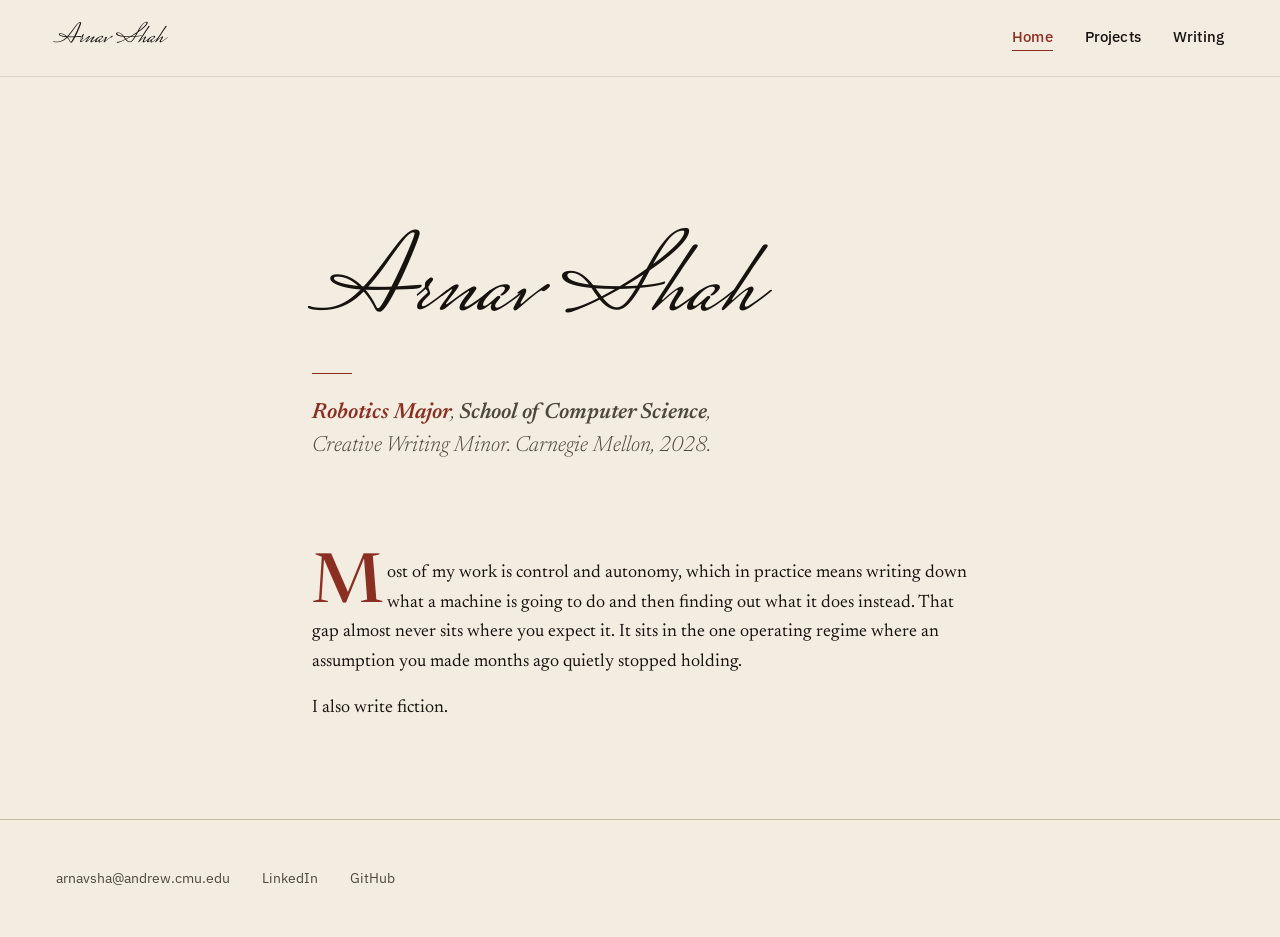
<file: docs/index.html>
<!DOCTYPE html>
<html lang="en">
<head>
<meta charset="utf-8">
<meta name="viewport" content="width=device-width, initial-scale=1">
<title>Arnav Shah</title>
<meta name="description" content="Arnav Shah. Robotics Major, School of Computer Science, Creative Writing Minor. Carnegie Mellon, 2028.">
<meta property="og:type" content="website">
<meta property="og:site_name" content="Arnav Shah">
<meta property="og:title" content="Arnav Shah">
<meta property="og:description" content="Arnav Shah. Robotics Major, School of Computer Science, Creative Writing Minor. Carnegie Mellon, 2028.">
<meta name="twitter:card" content="summary">
<meta name="twitter:title" content="Arnav Shah">
<meta name="twitter:description" content="Arnav Shah. Robotics Major, School of Computer Science, Creative Writing Minor. Carnegie Mellon, 2028.">
<link rel="icon" href="assets/favicon.svg" type="image/svg+xml">
<link rel="alternate icon" href="assets/favicon.ico" sizes="16x16 32x32 48x48">
<link rel="apple-touch-icon" href="assets/apple-touch-icon.png">
<link rel="preconnect" href="https://fonts.googleapis.com">
<link rel="preconnect" href="https://fonts.gstatic.com" crossorigin>
<link rel="stylesheet" href="https://fonts.googleapis.com/css2?family=IBM+Plex+Mono:wght@400&family=IBM+Plex+Sans:wght@400;500;600&family=Mrs+Saint+Delafield&family=Newsreader:ital,opsz,wght@0,6..72,300..600;1,6..72,300..600&display=swap">
<link rel="stylesheet" href="style.css">
</head>
<body>

<a class="skip-link" href="#main">Skip to content</a>

<header class="masthead">
  <div class="wrap wrap--full masthead__inner">
    <a class="wordmark" href="index.html">Arnav Shah</a>
    <nav class="nav" aria-label="Primary">
      <a href="index.html" aria-current="page">Home</a>
      <a href="projects.html">Projects</a>
      <a href="writing.html">Writing</a>
    </nav>
  </div>
</header>

<main id="main">

  <div class="wrap wrap--content page-head page-head--hero">
    <h1 class="signature">Arnav Shah</h1>
    <p class="deck"><strong class="deck-em deck-em--accent">Robotics Major</strong>, <strong class="deck-em">School of Computer Science</strong>, Creative Writing Minor. Carnegie Mellon, 2028.</p>
  </div>

  <div class="wrap wrap--content">
    <div class="prose">
      <p class="dropcap">Most of my work is control and autonomy, which in practice means writing down what a machine is going to do and then finding out what it does instead. That gap almost never sits where you expect it. It sits in the one operating regime where an assumption you made months ago quietly stopped holding.</p>
      <p>I also write fiction.</p>
    </div>
  </div>

</main>

<footer class="site-footer">
  <div class="wrap wrap--full site-footer__inner">
    <a href="mailto:arnavsha@andrew.cmu.edu">arnavsha@andrew.cmu.edu</a>
    <a href="https://www.linkedin.com/in/arnav-a-shah/" rel="noopener">LinkedIn</a>
    <a href="https://github.com/MercurialKraken" rel="noopener">GitHub</a>
  </div>
</footer>

</body>
</html>
</file>
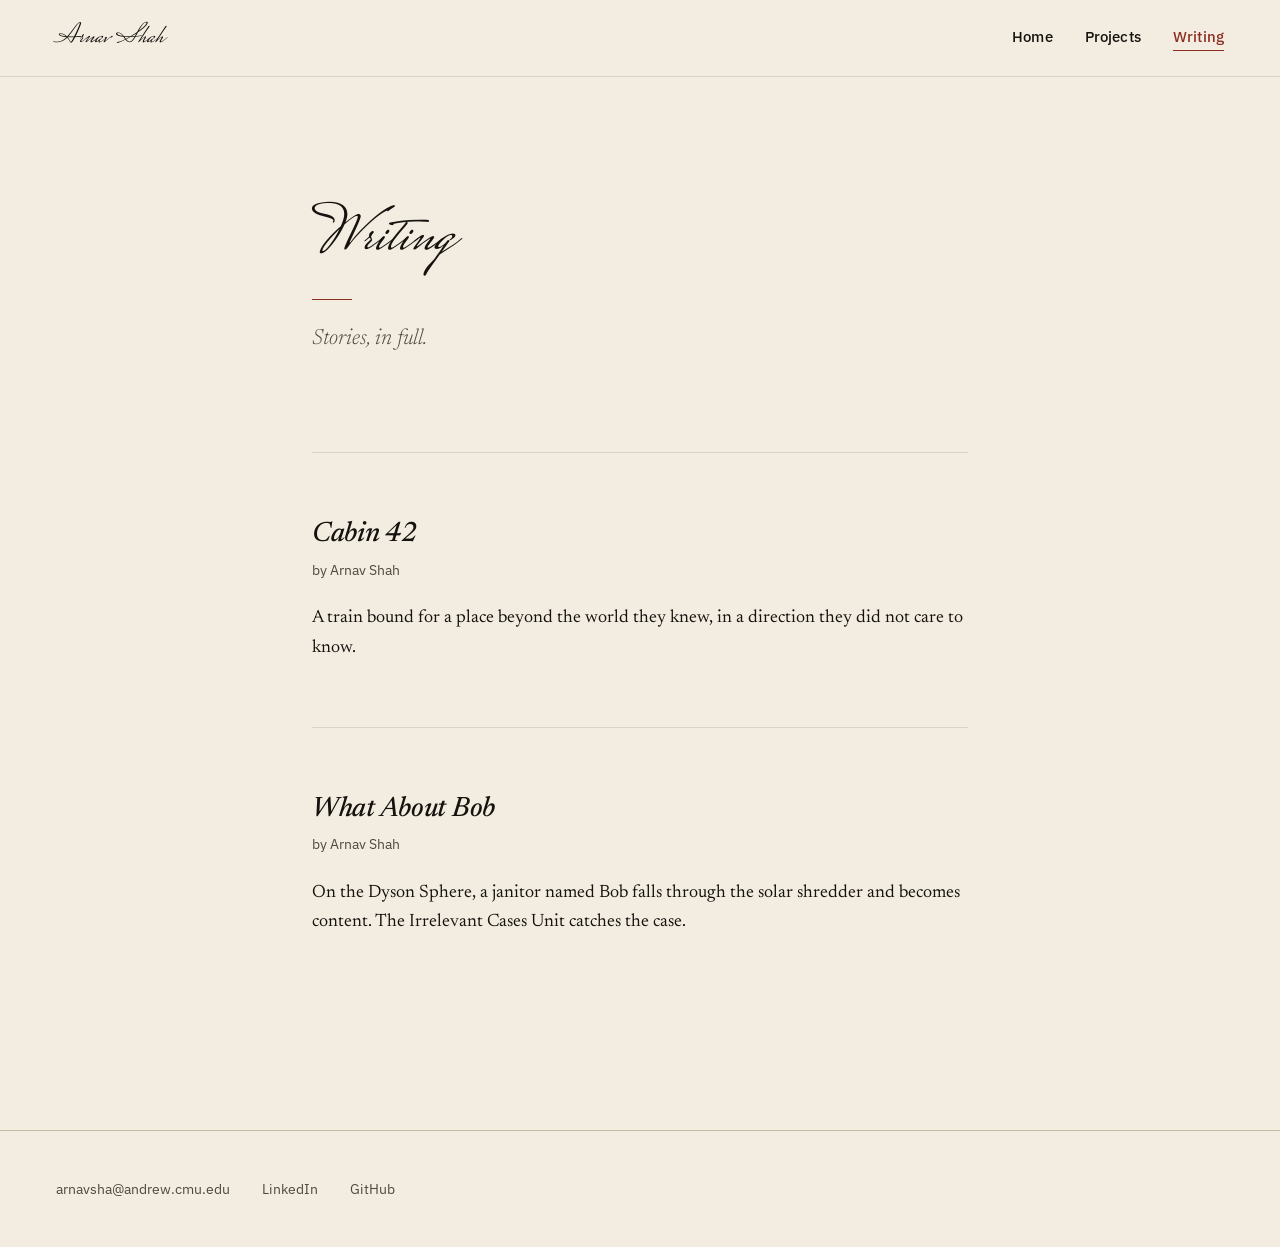
<file: docs/writing.html>
<!DOCTYPE html>
<html lang="en">
<head>
<meta charset="utf-8">
<meta name="viewport" content="width=device-width, initial-scale=1">
<title>Writing | Arnav Shah</title>
<meta name="description" content="Short stories by Arnav Shah, in full.">
<meta property="og:type" content="website">
<meta property="og:site_name" content="Arnav Shah">
<meta property="og:title" content="Writing | Arnav Shah">
<meta property="og:description" content="Short stories by Arnav Shah, in full.">
<meta name="twitter:card" content="summary">
<meta name="twitter:title" content="Writing | Arnav Shah">
<meta name="twitter:description" content="Short stories by Arnav Shah, in full.">
<link rel="icon" href="assets/favicon.svg" type="image/svg+xml">
<link rel="alternate icon" href="assets/favicon.ico" sizes="16x16 32x32 48x48">
<link rel="apple-touch-icon" href="assets/apple-touch-icon.png">
<link rel="preconnect" href="https://fonts.googleapis.com">
<link rel="preconnect" href="https://fonts.gstatic.com" crossorigin>
<link rel="stylesheet" href="https://fonts.googleapis.com/css2?family=IBM+Plex+Mono:wght@400&family=IBM+Plex+Sans:wght@400;500;600&family=Mrs+Saint+Delafield&family=Newsreader:ital,opsz,wght@0,6..72,300..600;1,6..72,300..600&display=swap">
<link rel="stylesheet" href="style.css">
</head>
<body>

<a class="skip-link" href="#main">Skip to content</a>

<header class="masthead">
  <div class="wrap wrap--full masthead__inner">
    <a class="wordmark" href="index.html">Arnav Shah</a>
    <nav class="nav" aria-label="Primary">
      <a href="index.html">Home</a>
      <a href="projects.html">Projects</a>
      <a href="writing.html" aria-current="page">Writing</a>
    </nav>
  </div>
</header>

<main id="main">

  <div class="wrap wrap--content page-head">
    <h1 class="title-script">Writing</h1>
    <p class="deck">Stories, in full.</p>
  </div>

  <div class="wrap wrap--content pieces">

    <article class="piece">
      <h2 class="piece__title"><a href="writing/cabin-42.html">Cabin 42</a></h2>
      <p class="meta piece__meta">by Arnav Shah</p>
      <div class="prose">
        <p>A train bound for a place beyond the world they knew, in a direction they did not care to know.</p>
      </div>
    </article>

    <article class="piece">
      <h2 class="piece__title"><a href="writing/what-about-bob.html">What About Bob</a></h2>
      <p class="meta piece__meta">by Arnav Shah</p>
      <div class="prose">
        <p>On the Dyson Sphere, a janitor named Bob falls through the solar shredder and becomes content. The Irrelevant Cases Unit catches the case.</p>
      </div>
    </article>

  </div>

</main>

<footer class="site-footer">
  <div class="wrap wrap--full site-footer__inner">
    <a href="mailto:arnavsha@andrew.cmu.edu">arnavsha@andrew.cmu.edu</a>
    <a href="https://www.linkedin.com/in/arnav-a-shah/" rel="noopener">LinkedIn</a>
    <a href="https://github.com/MercurialKraken" rel="noopener">GitHub</a>
  </div>
</footer>

</body>
</html>
</file>
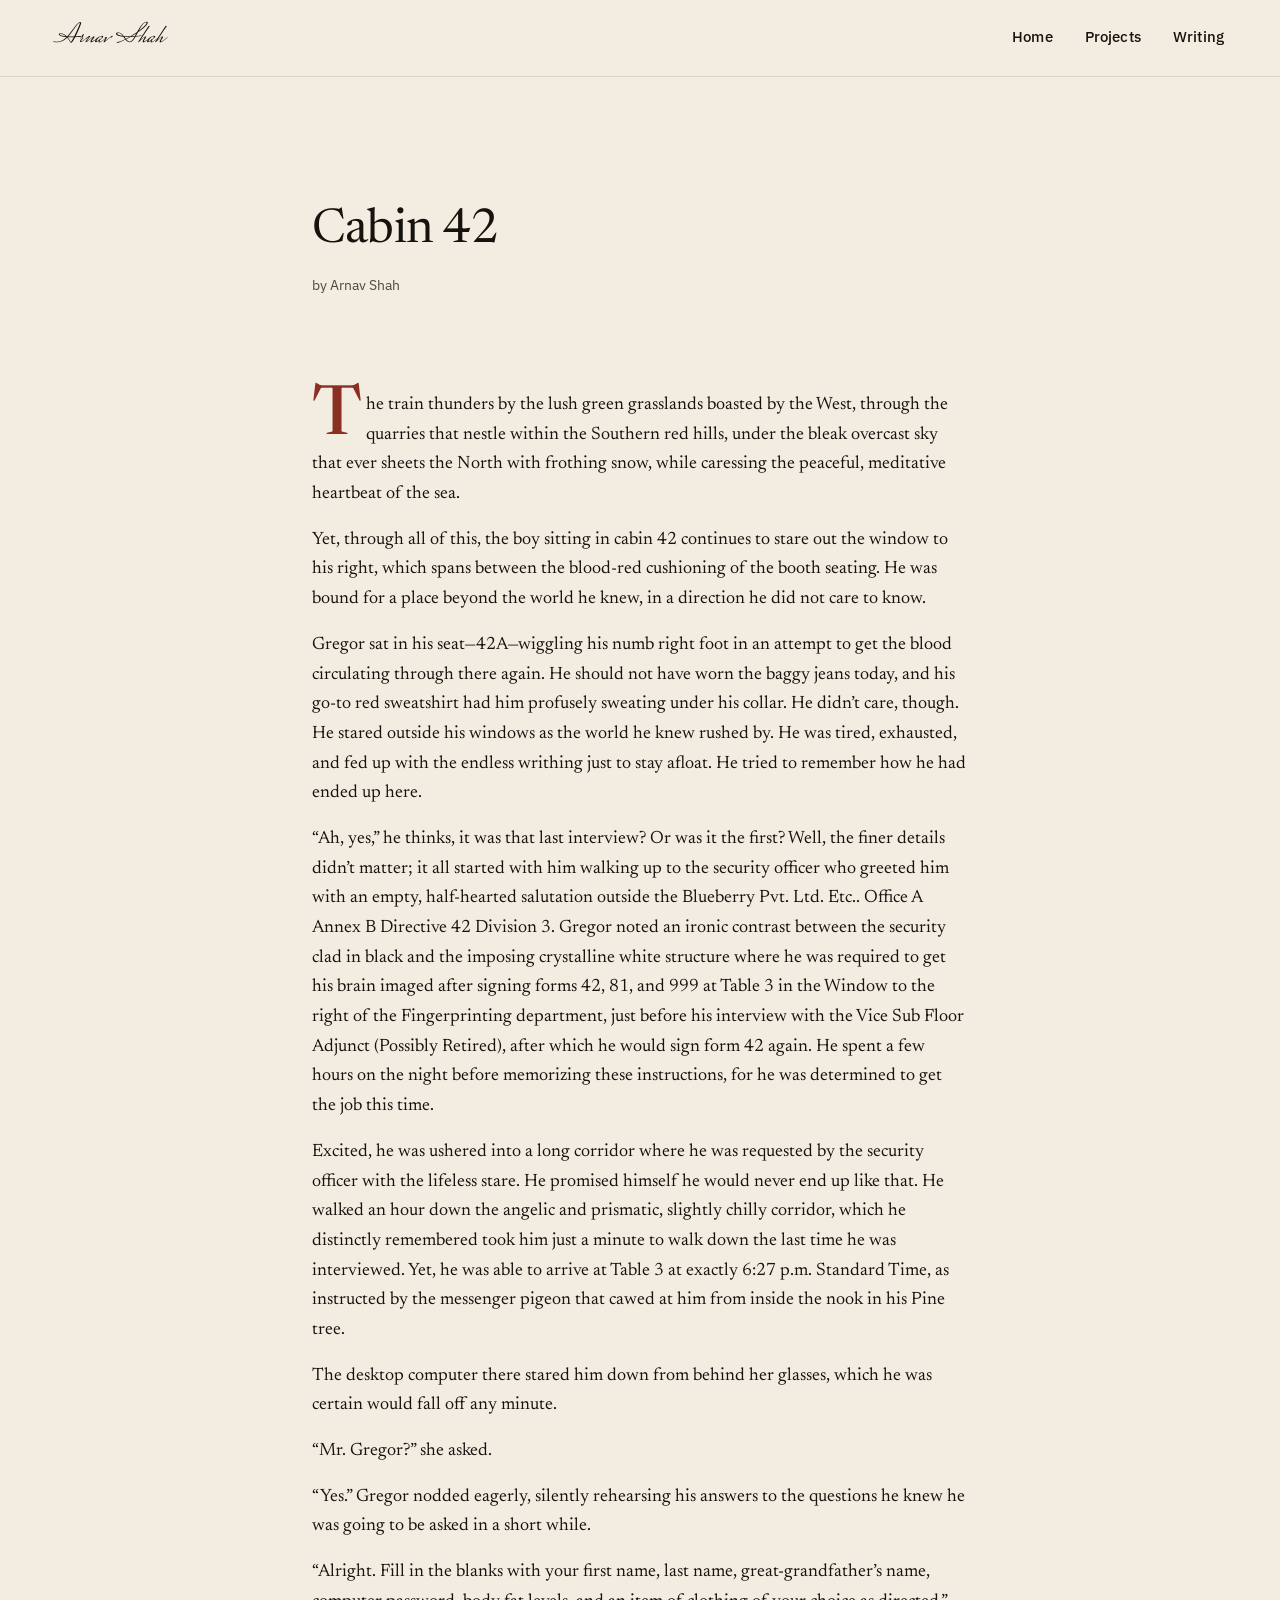
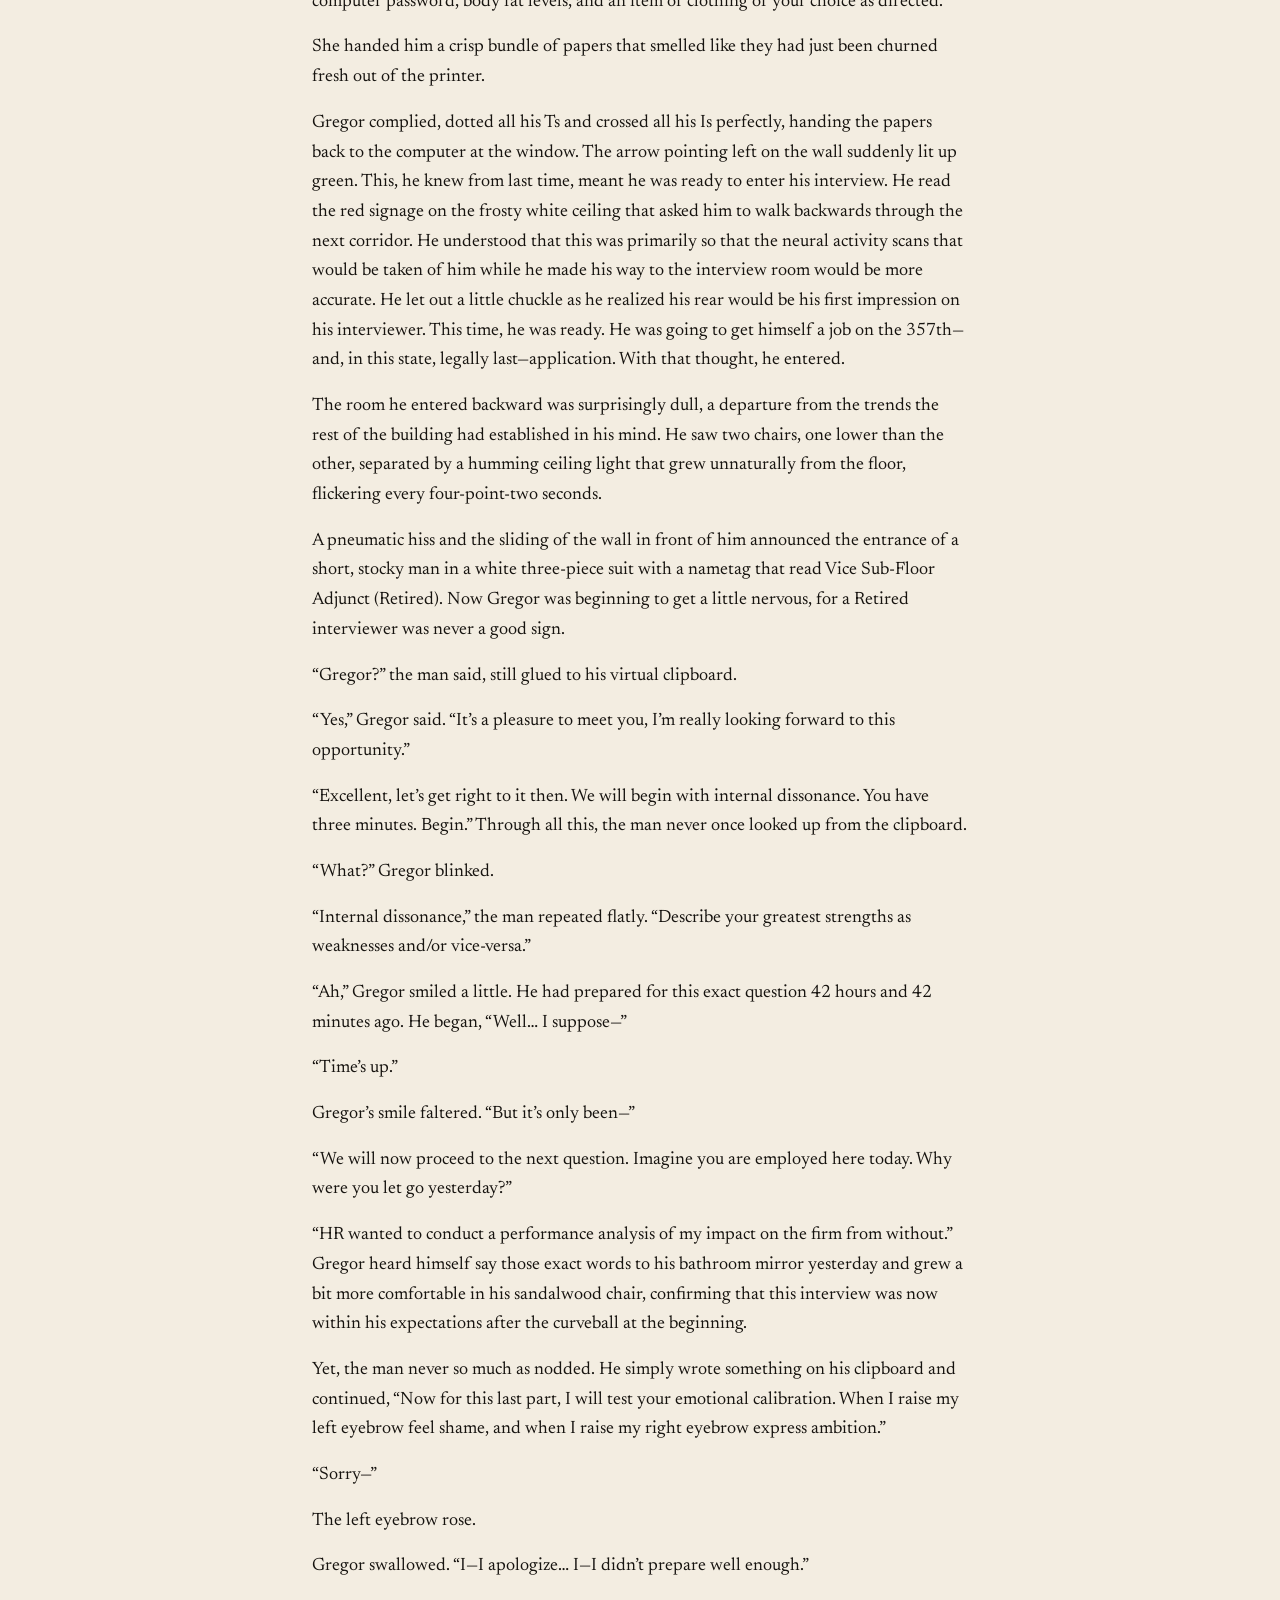
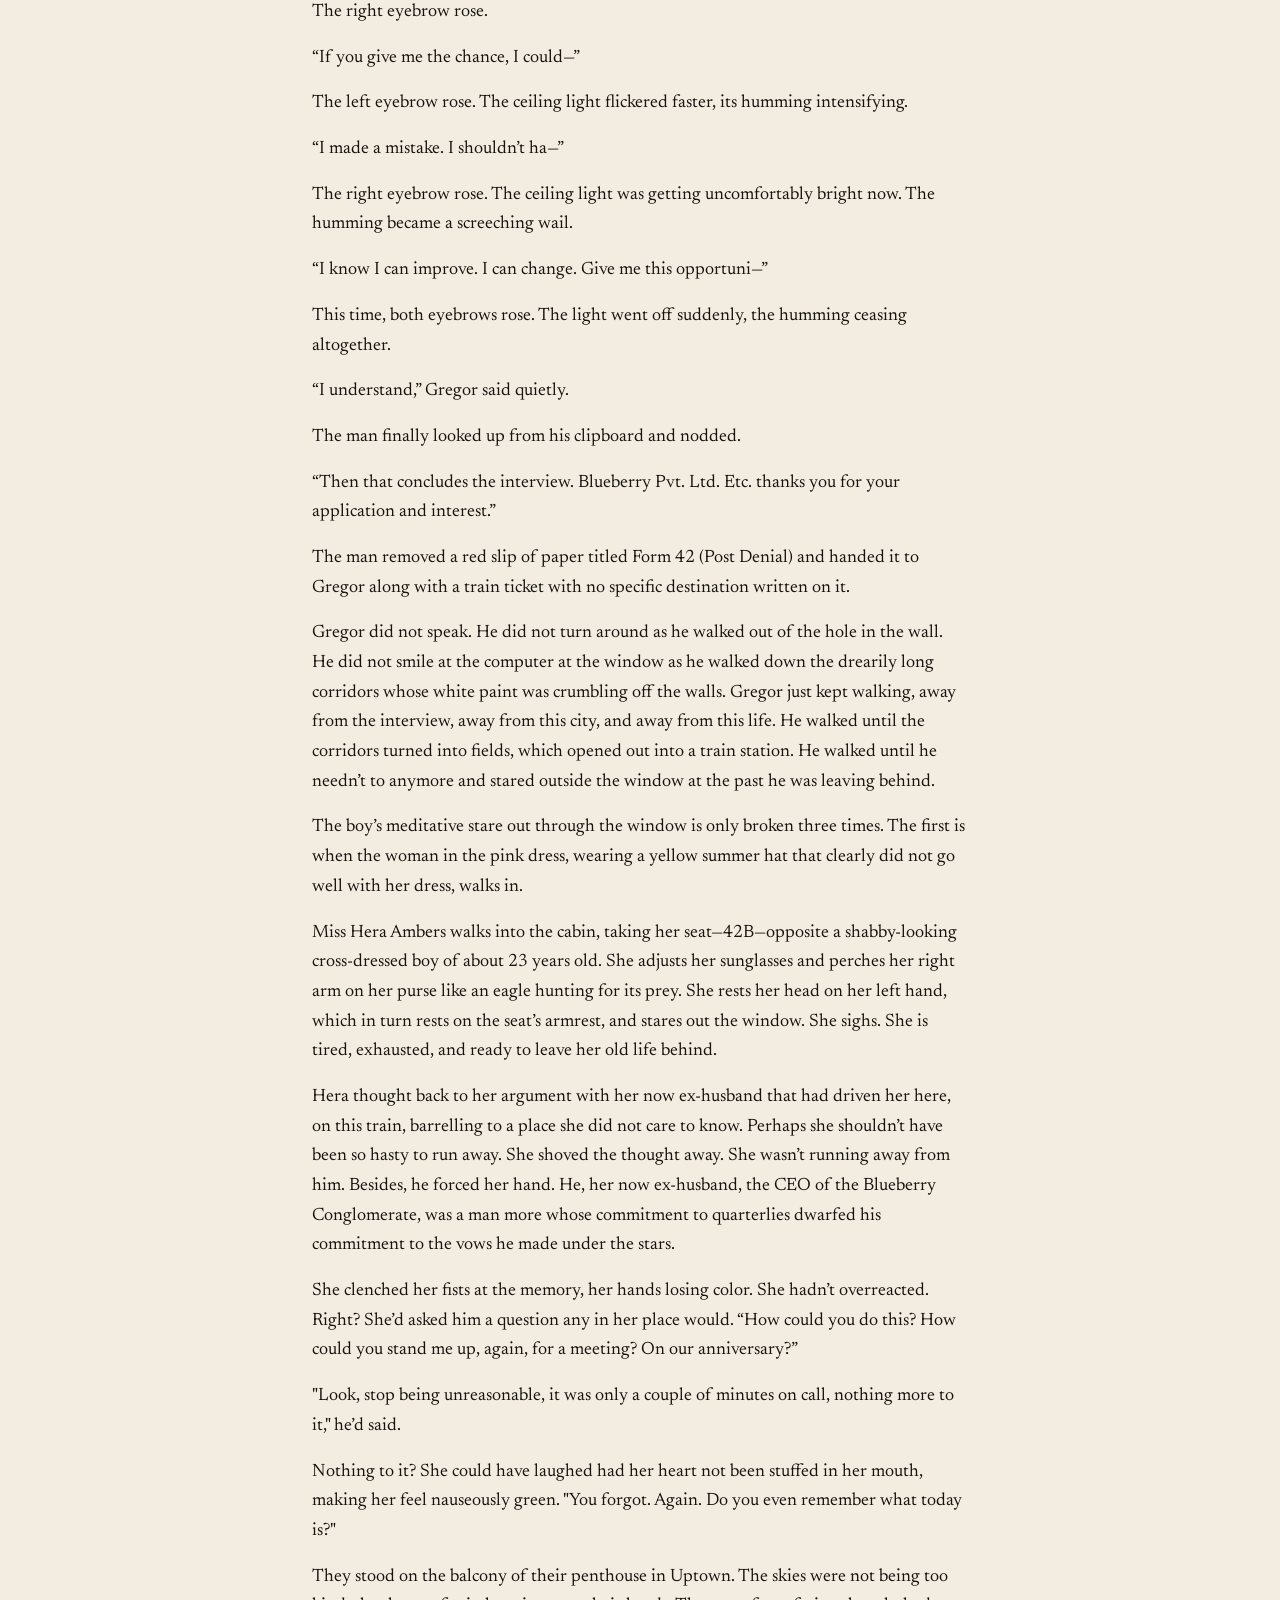
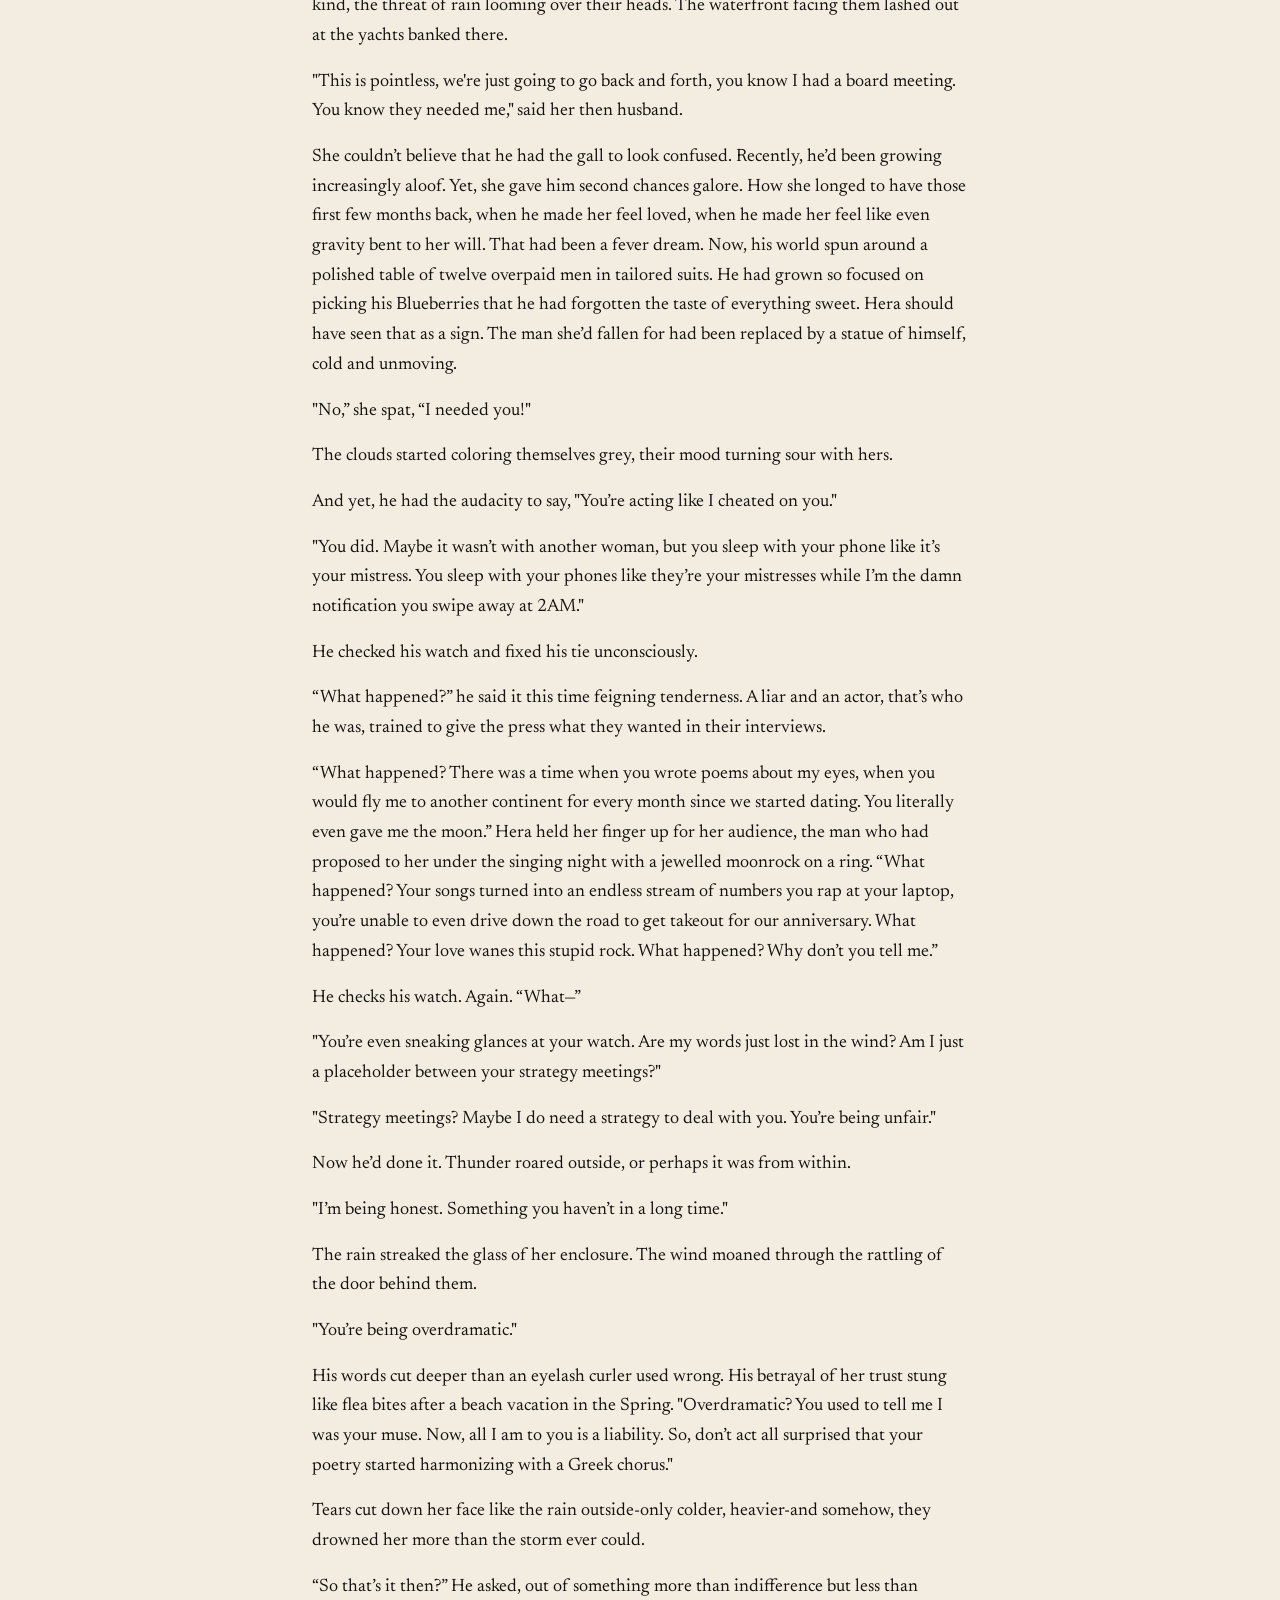
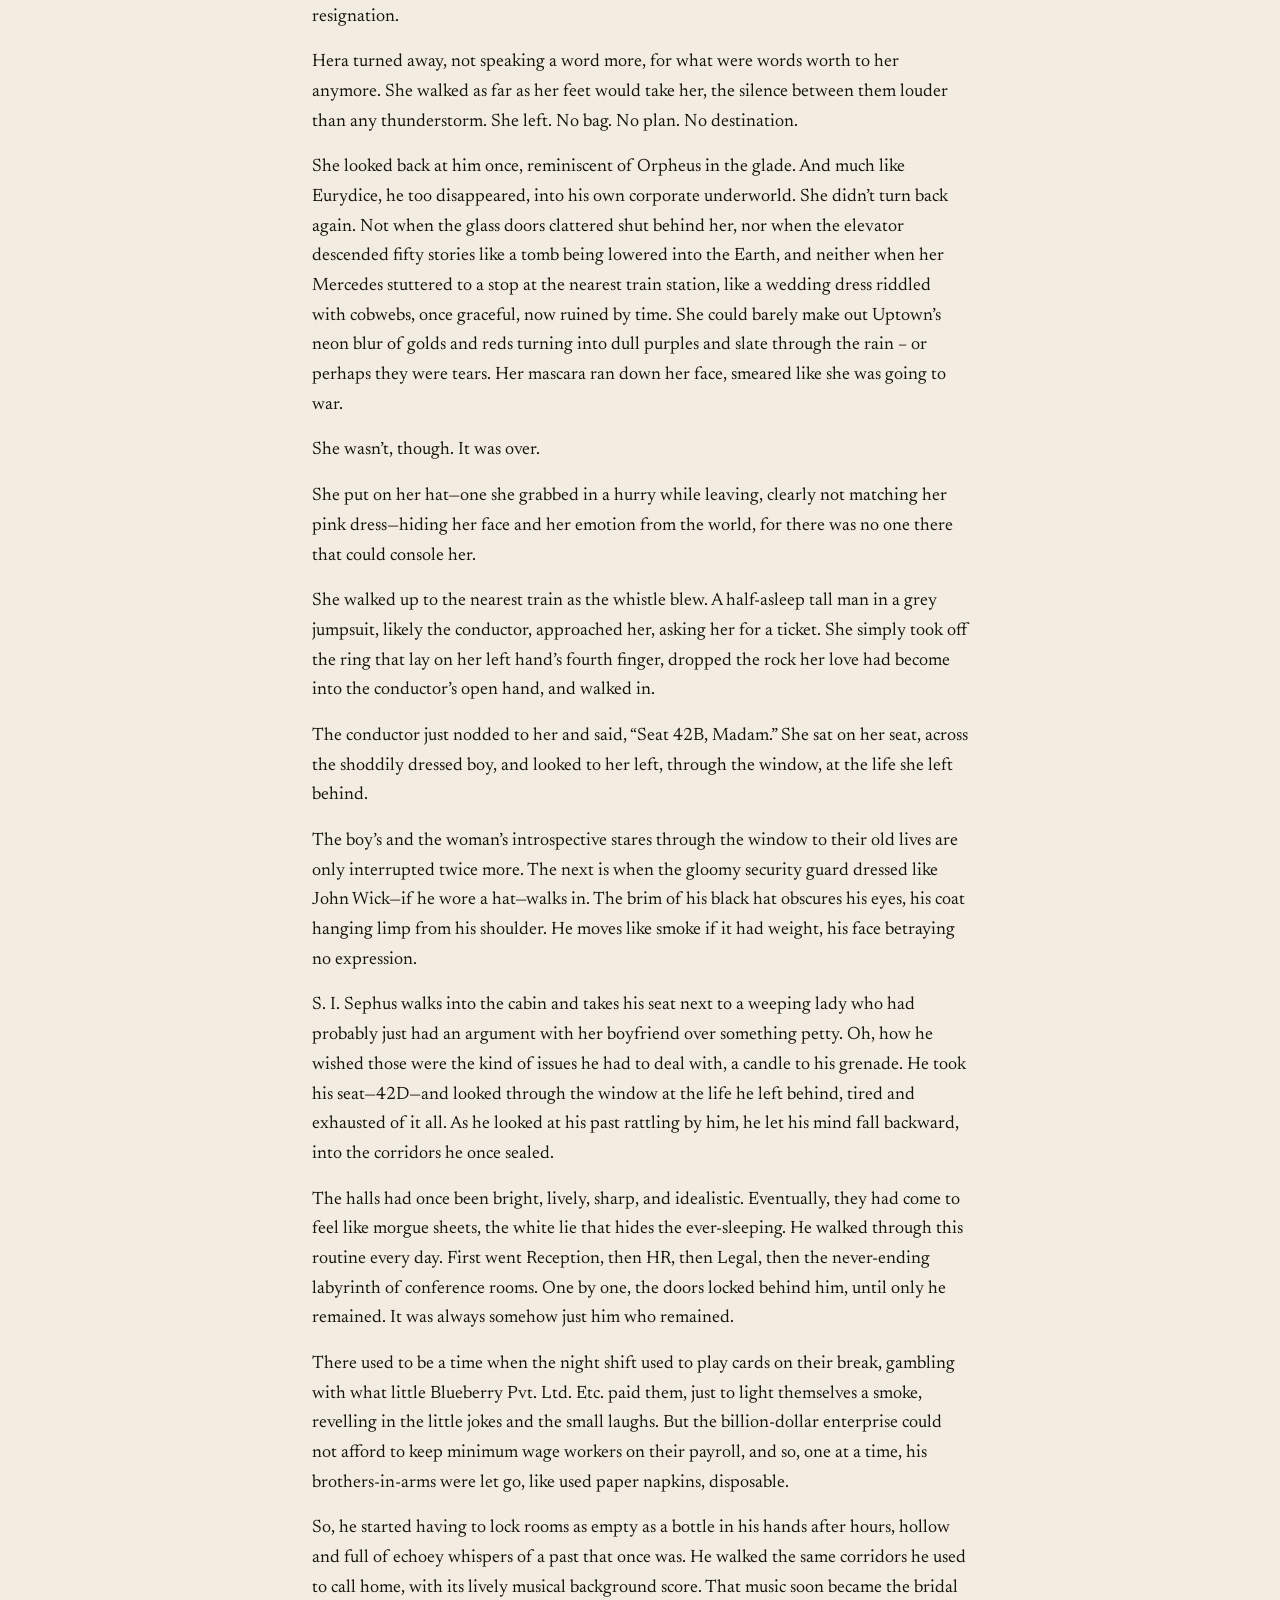
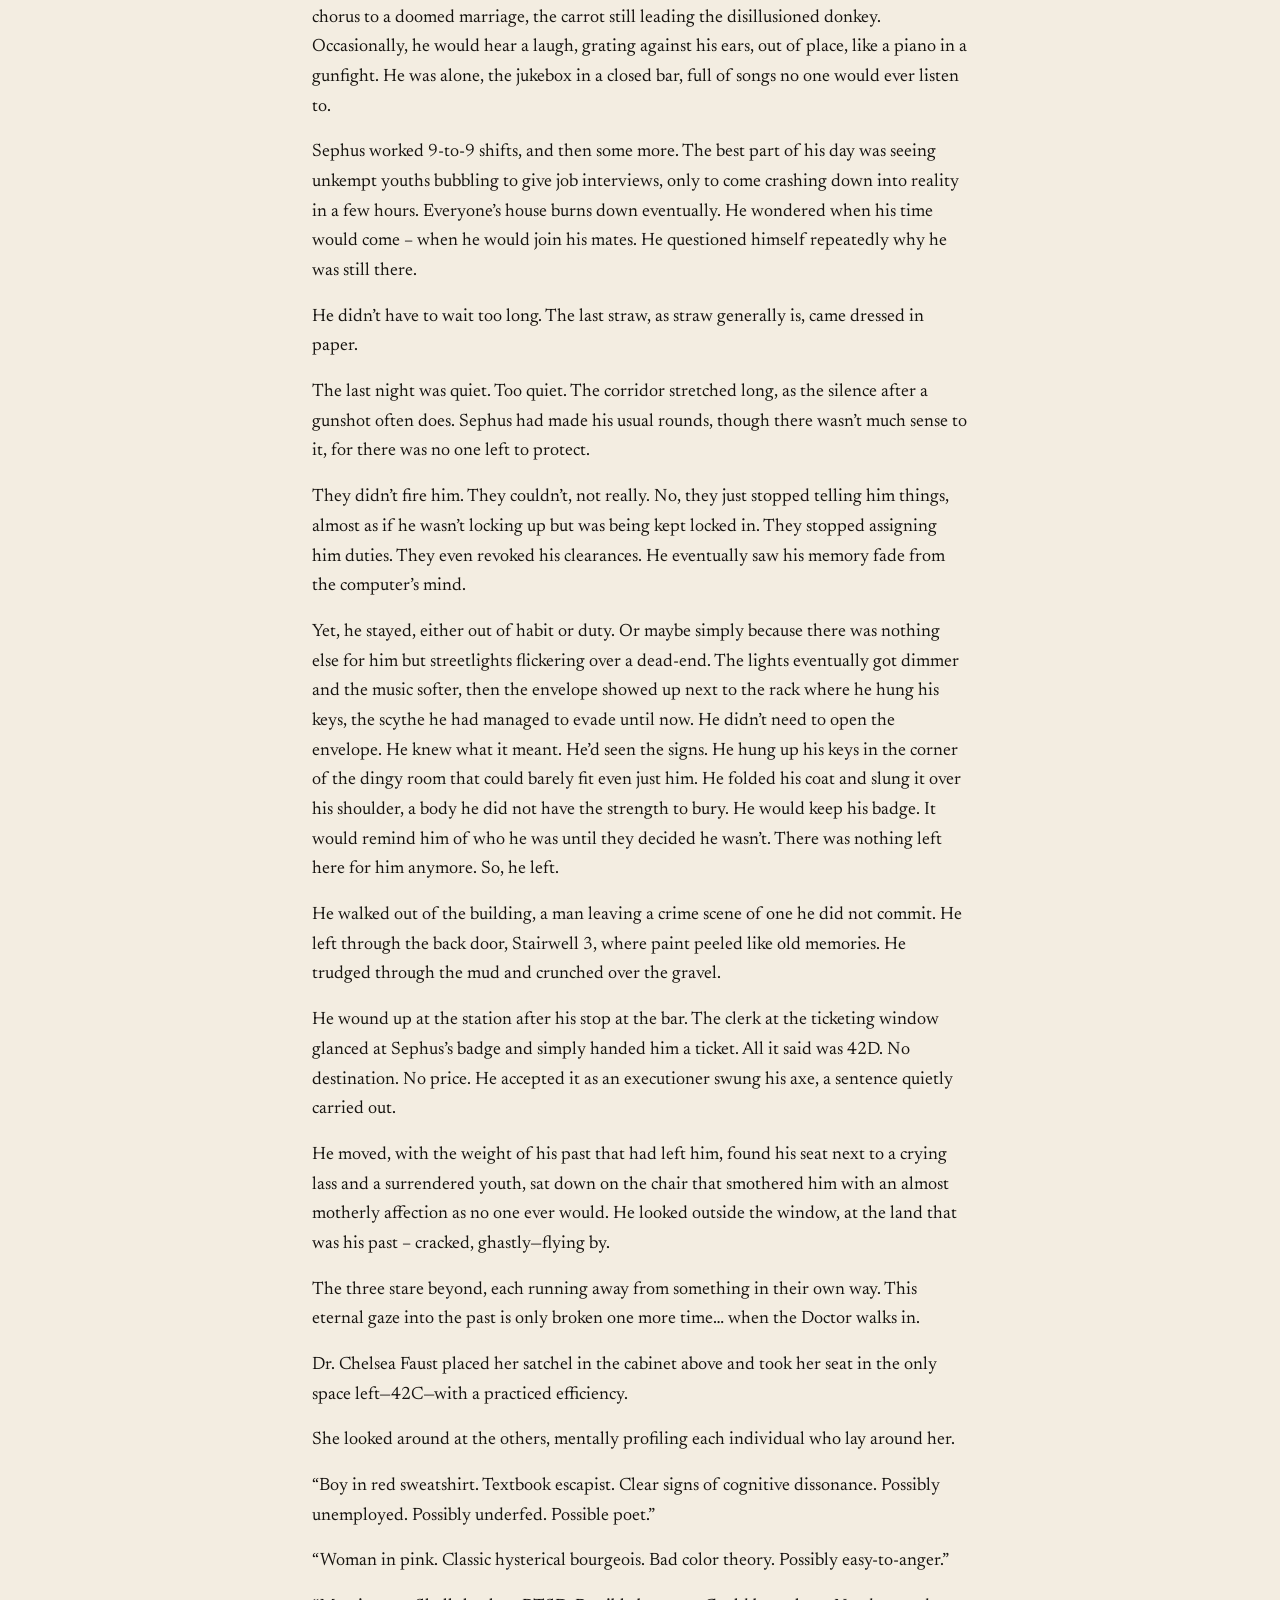
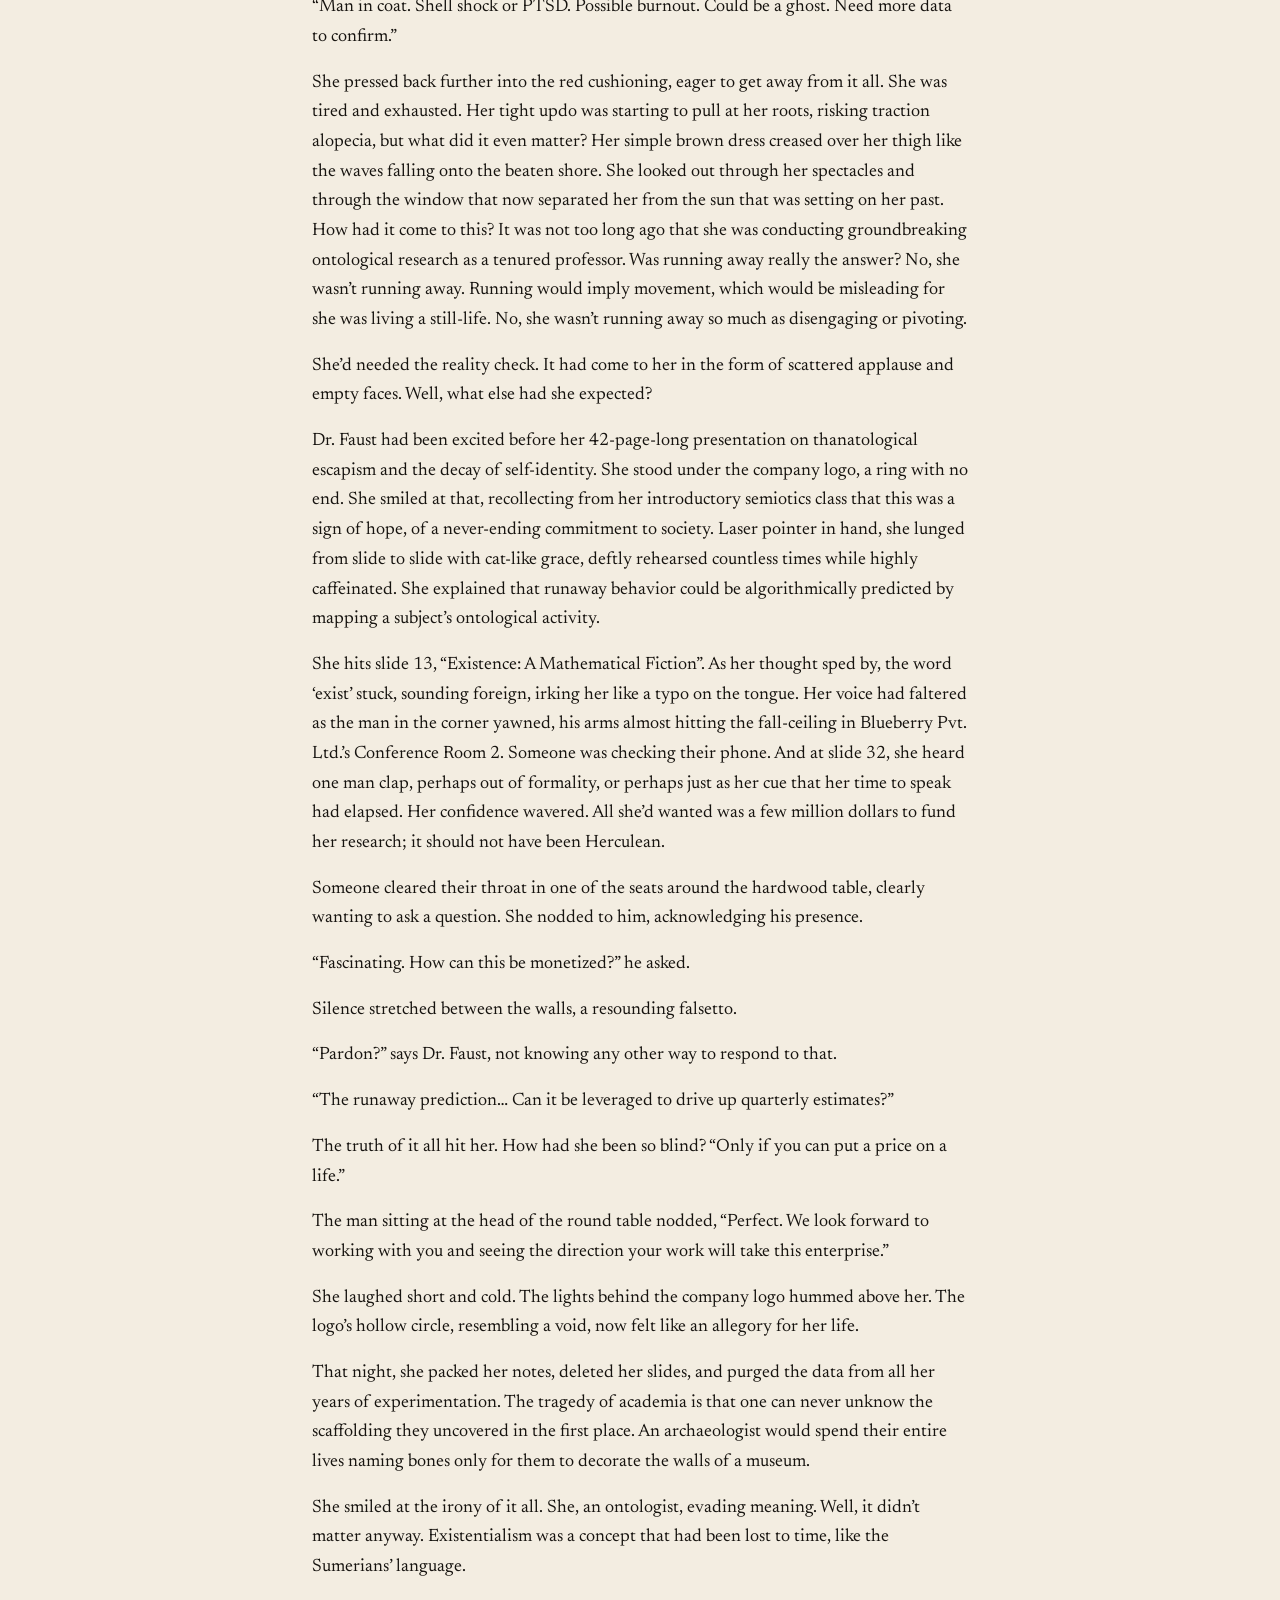
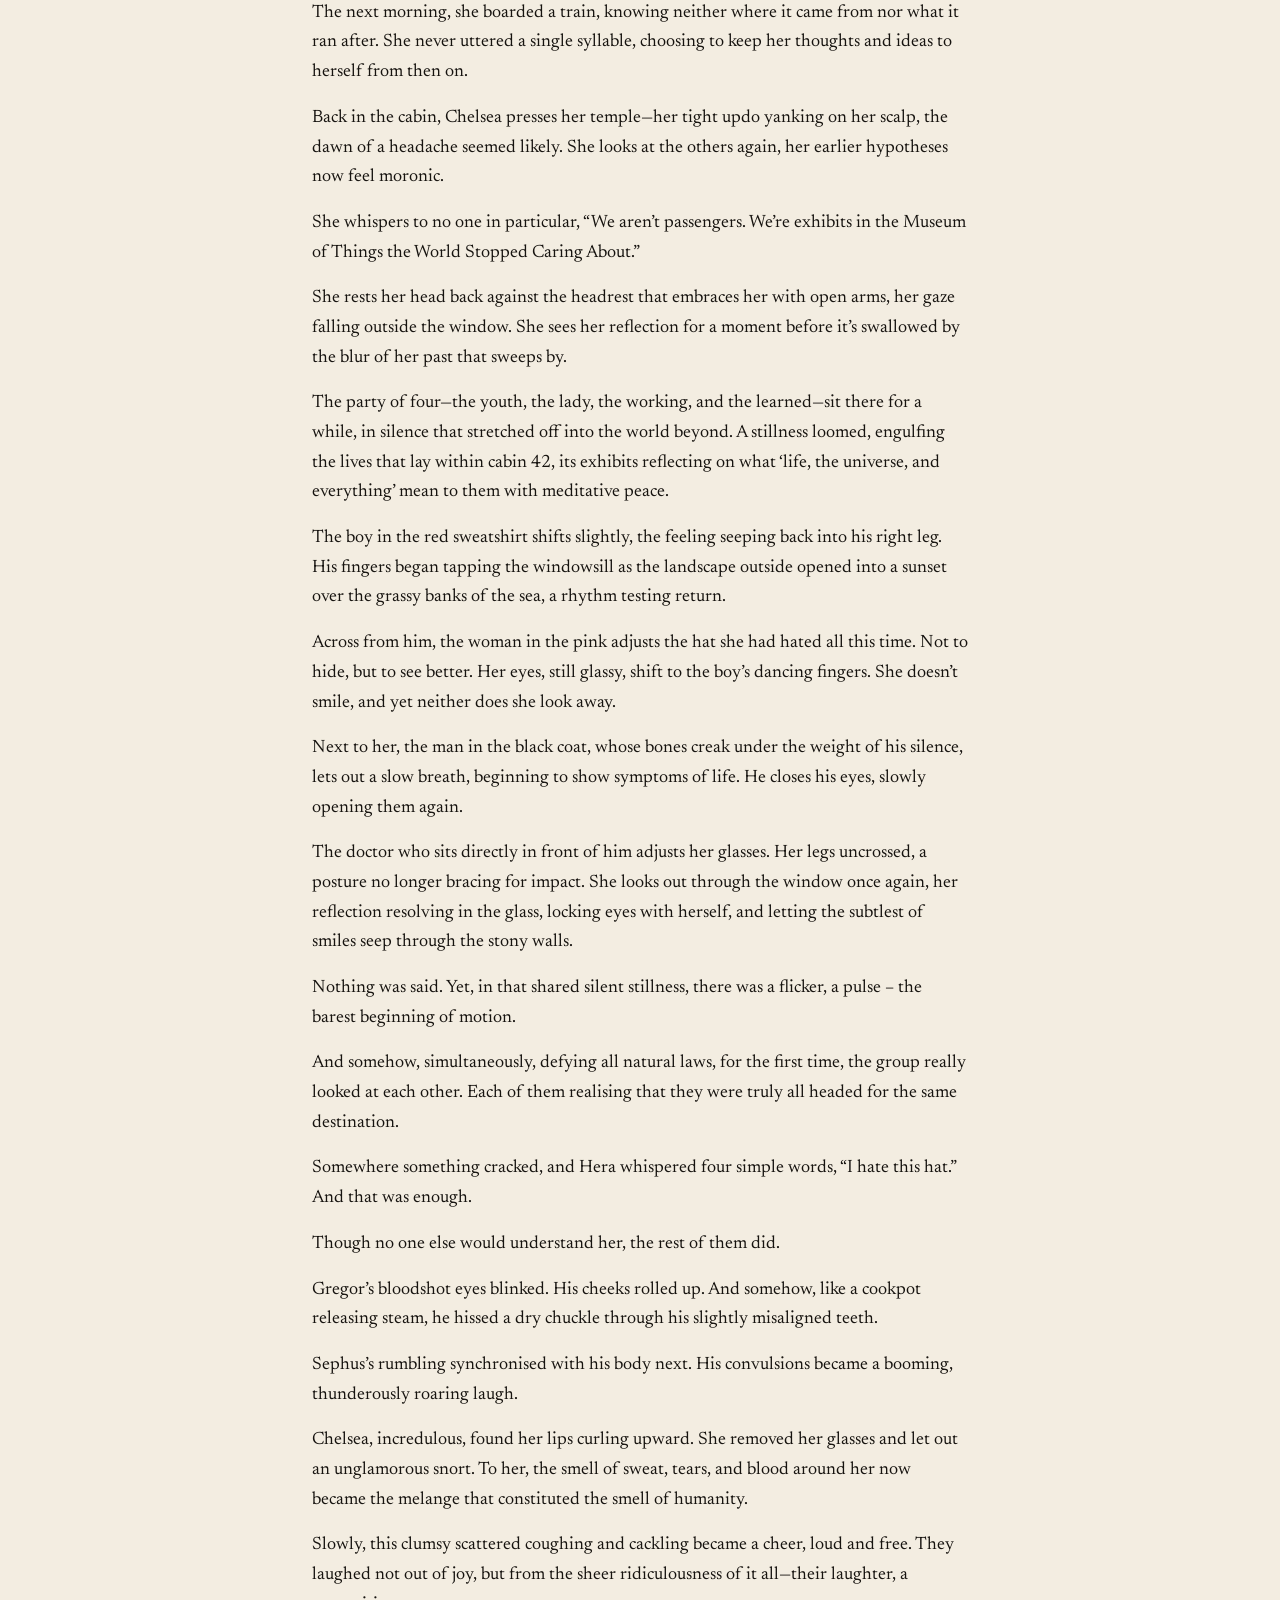
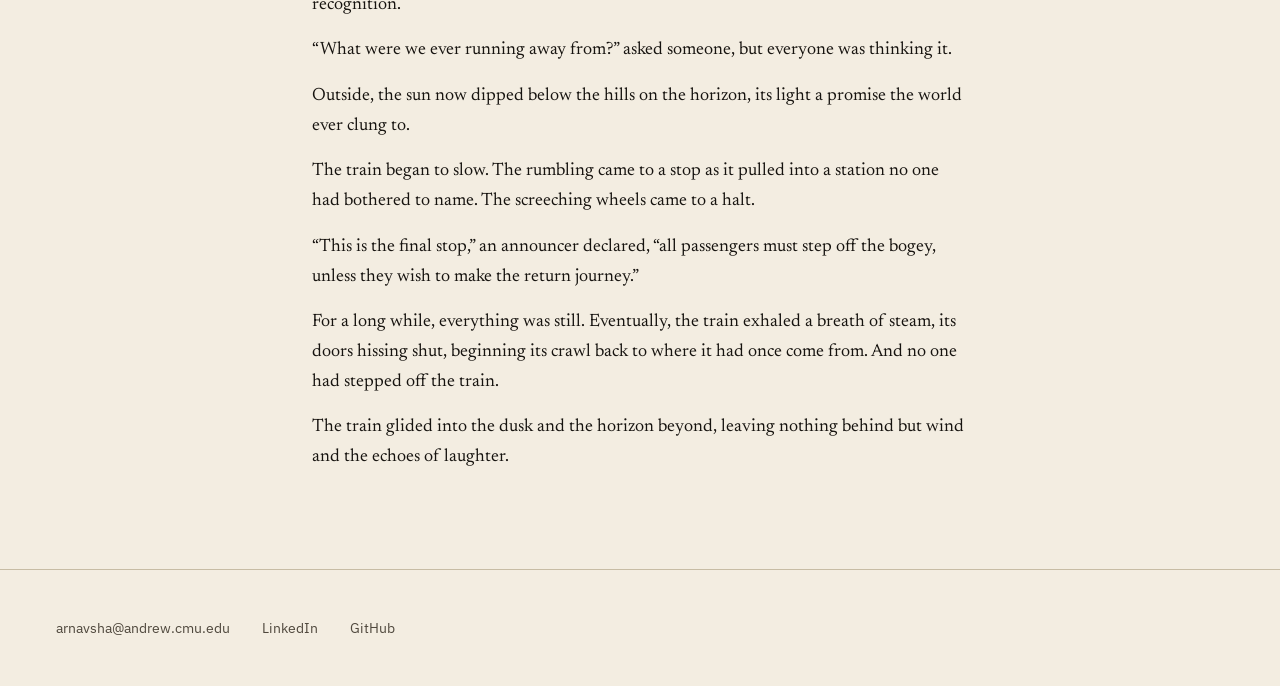
<file: docs/writing/cabin-42.html>
<!DOCTYPE html>
<html lang="en">
<head>
<meta charset="utf-8">
<meta name="viewport" content="width=device-width, initial-scale=1">
<title>Cabin 42 | Arnav Shah</title>
<meta name="description" content="A train bound for a place beyond the world they knew, in a direction they did not care to know.">
<meta property="og:type" content="article">
<meta property="og:site_name" content="Arnav Shah">
<meta property="og:title" content="Cabin 42 | Arnav Shah">
<meta property="og:description" content="A train bound for a place beyond the world they knew, in a direction they did not care to know.">
<meta name="twitter:card" content="summary">
<meta name="twitter:title" content="Cabin 42 | Arnav Shah">
<meta name="twitter:description" content="A train bound for a place beyond the world they knew, in a direction they did not care to know.">
<link rel="icon" href="../assets/favicon.svg" type="image/svg+xml">
<link rel="alternate icon" href="../assets/favicon.ico" sizes="16x16 32x32 48x48">
<link rel="apple-touch-icon" href="../assets/apple-touch-icon.png">
<link rel="preconnect" href="https://fonts.googleapis.com">
<link rel="preconnect" href="https://fonts.gstatic.com" crossorigin>
<link rel="stylesheet" href="https://fonts.googleapis.com/css2?family=IBM+Plex+Mono:wght@400&family=IBM+Plex+Sans:wght@400;500;600&family=Mrs+Saint+Delafield&family=Newsreader:ital,opsz,wght@0,6..72,300..600;1,6..72,300..600&display=swap">
<link rel="stylesheet" href="../style.css">
</head>
<body>

<a class="skip-link" href="#main">Skip to content</a>

<header class="masthead">
  <div class="wrap wrap--full masthead__inner">
    <a class="wordmark" href="../index.html">Arnav Shah</a>
    <nav class="nav" aria-label="Primary">
      <a href="../index.html">Home</a>
      <a href="../projects.html">Projects</a>
      <a href="../writing.html">Writing</a>
    </nav>
  </div>
</header>

<main id="main">

  <div class="wrap wrap--content page-head">
    <h1>Cabin 42</h1>
    <p class="meta story__byline">by Arnav Shah</p>
  </div>

  <div class="wrap wrap--content">
    <div class="story">
      <p class="dropcap">The train thunders by the lush green grasslands boasted by the West, through the quarries that nestle within the Southern red hills, under the bleak overcast sky that ever sheets the North with frothing snow, while caressing the peaceful, meditative heartbeat of the sea.</p>
      <p>Yet, through all of this, the boy sitting in cabin 42 continues to stare out the window to his right, which spans between the blood-red cushioning of the booth seating. He was bound for a place beyond the world he knew, in a direction he did not care to know.</p>
      <p>Gregor sat in his seat—42A—wiggling his numb right foot in an attempt to get the blood circulating through there again. He should not have worn the baggy jeans today, and his go-to red sweatshirt had him profusely sweating under his collar. He didn’t care, though. He stared outside his windows as the world he knew rushed by. He was tired, exhausted, and fed up with the endless writhing just to stay afloat. He tried to remember how he had ended up here.</p>
      <p>“Ah, yes,” he thinks, it was that last interview? Or was it the first? Well, the finer details didn’t matter; it all started with him walking up to the security officer who greeted him with an empty, half-hearted salutation outside the Blueberry Pvt. Ltd. Etc.. Office A Annex B Directive 42 Division 3. Gregor noted an ironic contrast between the security clad in black and the imposing crystalline white structure where he was required to get his brain imaged after signing forms 42, 81, and 999 at Table 3 in the Window to the right of the Fingerprinting department, just before his interview with the Vice Sub Floor Adjunct (Possibly Retired), after which he would sign form 42 again. He spent a few hours on the night before memorizing these instructions, for he was determined to get the job this time.</p>
      <p>Excited, he was ushered into a long corridor where he was requested by the security officer with the lifeless stare. He promised himself he would never end up like that. He walked an hour down the angelic and prismatic, slightly chilly corridor, which he distinctly remembered took him just a minute to walk down the last time he was interviewed. Yet, he was able to arrive at Table 3 at exactly 6:27 p.m. Standard Time, as instructed by the messenger pigeon that cawed at him from inside the nook in his Pine tree.</p>
      <p>The desktop computer there stared him down from behind her glasses, which he was certain would fall off any minute.</p>
      <p>“Mr. Gregor?” she asked.</p>
      <p>“Yes.” Gregor nodded eagerly, silently rehearsing his answers to the questions he knew he was going to be asked in a short while.</p>
      <p>“Alright. Fill in the blanks with your first name, last name, great-grandfather’s name, computer password, body fat levels, and an item of clothing of your choice as directed.”</p>
      <p>She handed him a crisp bundle of papers that smelled like they had just been churned fresh out of the printer.</p>
      <p>Gregor complied, dotted all his Ts and crossed all his Is perfectly, handing the papers back to the computer at the window. The arrow pointing left on the wall suddenly lit up green. This, he knew from last time, meant he was ready to enter his interview. He read the red signage on the frosty white ceiling that asked him to walk backwards through the next corridor. He understood that this was primarily so that the neural activity scans that would be taken of him while he made his way to the interview room would be more accurate. He let out a little chuckle as he realized his rear would be his first impression on his interviewer. This time, he was ready. He was going to get himself a job on the 357th—and, in this state, legally last—application. With that thought, he entered.</p>
      <p>The room he entered backward was surprisingly dull, a departure from the trends the rest of the building had established in his mind. He saw two chairs, one lower than the other, separated by a humming ceiling light that grew unnaturally from the floor, flickering every four-point-two seconds.</p>
      <p>A pneumatic hiss and the sliding of the wall in front of him announced the entrance of a short, stocky man in a white three-piece suit with a nametag that read Vice Sub-Floor Adjunct (Retired). Now Gregor was beginning to get a little nervous, for a Retired interviewer was never a good sign.</p>
      <p>“Gregor?” the man said, still glued to his virtual clipboard.</p>
      <p>“Yes,” Gregor said. “It’s a pleasure to meet you, I’m really looking forward to this opportunity.”</p>
      <p>“Excellent, let’s get right to it then. We will begin with internal dissonance. You have three minutes. Begin.” Through all this, the man never once looked up from the clipboard.</p>
      <p>“What?” Gregor blinked.</p>
      <p>“Internal dissonance,” the man repeated flatly. “Describe your greatest strengths as weaknesses and/or vice-versa.”</p>
      <p>“Ah,” Gregor smiled a little. He had prepared for this exact question 42 hours and 42 minutes ago. He began, “Well… I suppose—”</p>
      <p>“Time’s up.”</p>
      <p>Gregor’s smile faltered. “But it’s only been—”</p>
      <p>“We will now proceed to the next question. Imagine you are employed here today. Why were you let go yesterday?”</p>
      <p>“HR wanted to conduct a performance analysis of my impact on the firm from without.” Gregor heard himself say those exact words to his bathroom mirror yesterday and grew a bit more comfortable in his sandalwood chair, confirming that this interview was now within his expectations after the curveball at the beginning.</p>
      <p>Yet, the man never so much as nodded. He simply wrote something on his clipboard and continued, “Now for this last part, I will test your emotional calibration. When I raise my left eyebrow feel shame, and when I raise my right eyebrow express ambition.”</p>
      <p>“Sorry—”</p>
      <p>The left eyebrow rose.</p>
      <p>Gregor swallowed. “I—I apologize… I—I didn’t prepare well enough.”</p>
      <p>The right eyebrow rose.</p>
      <p>“If you give me the chance, I could—”</p>
      <p>The left eyebrow rose. The ceiling light flickered faster, its humming intensifying.</p>
      <p>“I made a mistake. I shouldn’t ha—”</p>
      <p>The right eyebrow rose. The ceiling light was getting uncomfortably bright now. The humming became a screeching wail.</p>
      <p>“I know I can improve. I can change. Give me this opportuni—”</p>
      <p>This time, both eyebrows rose. The light went off suddenly, the humming ceasing altogether.</p>
      <p>“I understand,” Gregor said quietly.</p>
      <p>The man finally looked up from his clipboard and nodded.</p>
      <p>“Then that concludes the interview. Blueberry Pvt. Ltd. Etc. thanks you for your application and interest.”</p>
      <p>The man removed a red slip of paper titled Form 42 (Post Denial) and handed it to Gregor along with a train ticket with no specific destination written on it.</p>
      <p>Gregor did not speak. He did not turn around as he walked out of the hole in the wall. He did not smile at the computer at the window as he walked down the drearily long corridors whose white paint was crumbling off the walls. Gregor just kept walking, away from the interview, away from this city, and away from this life. He walked until the corridors turned into fields, which opened out into a train station. He walked until he needn’t to anymore and stared outside the window at the past he was leaving behind.</p>
      <p>The boy’s meditative stare out through the window is only broken three times. The first is when the woman in the pink dress, wearing a yellow summer hat that clearly did not go well with her dress, walks in.</p>
      <p>Miss Hera Ambers walks into the cabin, taking her seat—42B—opposite a shabby-looking cross-dressed boy of about 23 years old. She adjusts her sunglasses and perches her right arm on her purse like an eagle hunting for its prey. She rests her head on her left hand, which in turn rests on the seat’s armrest, and stares out the window. She sighs. She is tired, exhausted, and ready to leave her old life behind.</p>
      <p>Hera thought back to her argument with her now ex-husband that had driven her here, on this train, barrelling to a place she did not care to know. Perhaps she shouldn’t have been so hasty to run away. She shoved the thought away. She wasn’t running away from him. Besides, he forced her hand. He, her now ex-husband, the CEO of the Blueberry Conglomerate, was a man more whose commitment to quarterlies dwarfed his commitment to the vows he made under the stars.</p>
      <p>She clenched her fists at the memory, her hands losing color. She hadn’t overreacted. Right? She’d asked him a question any in her place would. “How could you do this? How could you stand me up, again, for a meeting? On our anniversary?”</p>
      <p>"Look, stop being unreasonable, it was only a couple of minutes on call, nothing more to it," he’d said.</p>
      <p>Nothing to it? She could have laughed had her heart not been stuffed in her mouth, making her feel nauseously green. "You forgot. Again. Do you even remember what today is?"</p>
      <p>They stood on the balcony of their penthouse in Uptown. The skies were not being too kind, the threat of rain looming over their heads. The waterfront facing them lashed out at the yachts banked there.</p>
      <p>"This is pointless, we're just going to go back and forth, you know I had a board meeting. You know they needed me," said her then husband.</p>
      <p>She couldn’t believe that he had the gall to look confused. Recently, he’d been growing increasingly aloof. Yet, she gave him second chances galore. How she longed to have those first few months back, when he made her feel loved, when he made her feel like even gravity bent to her will. That had been a fever dream. Now, his world spun around a polished table of twelve overpaid men in tailored suits. He had grown so focused on picking his Blueberries that he had forgotten the taste of everything sweet. Hera should have seen that as a sign. The man she’d fallen for had been replaced by a statue of himself, cold and unmoving.</p>
      <p>"No,” she spat, “I needed you!"</p>
      <p>The clouds started coloring themselves grey, their mood turning sour with hers.</p>
      <p>And yet, he had the audacity to say, "You’re acting like I cheated on you."</p>
      <p>"You did. Maybe it wasn’t with another woman, but you sleep with your phone like it’s your mistress. You sleep with your phones like they’re your mistresses while I’m the damn notification you swipe away at 2AM."</p>
      <p>He checked his watch and fixed his tie unconsciously.</p>
      <p>“What happened?” he said it this time feigning tenderness. A liar and an actor, that’s who he was, trained to give the press what they wanted in their interviews.</p>
      <p>“What happened? There was a time when you wrote poems about my eyes, when you would fly me to another continent for every month since we started dating. You literally even gave me the moon.” Hera held her finger up for her audience, the man who had proposed to her under the singing night with a jewelled moonrock on a ring. “What happened? Your songs turned into an endless stream of numbers you rap at your laptop, you’re unable to even drive down the road to get takeout for our anniversary. What happened? Your love wanes this stupid rock. What happened? Why don’t you tell me.”</p>
      <p>He checks his watch. Again. “What—”</p>
      <p>"You’re even sneaking glances at your watch. Are my words just lost in the wind? Am I just a placeholder between your strategy meetings?"</p>
      <p>"Strategy meetings? Maybe I do need a strategy to deal with you. You’re being unfair."</p>
      <p>Now he’d done it. Thunder roared outside, or perhaps it was from within.</p>
      <p>"I’m being honest. Something you haven’t in a long time."</p>
      <p>The rain streaked the glass of her enclosure. The wind moaned through the rattling of the door behind them.</p>
      <p>"You’re being overdramatic."</p>
      <p>His words cut deeper than an eyelash curler used wrong. His betrayal of her trust stung like flea bites after a beach vacation in the Spring. "Overdramatic? You used to tell me I was your muse. Now, all I am to you is a liability. So, don’t act all surprised that your poetry started harmonizing with a Greek chorus."</p>
      <p>Tears cut down her face like the rain outside-only colder, heavier-and somehow, they drowned her more than the storm ever could.</p>
      <p>“So that’s it then?” He asked, out of something more than indifference but less than resignation.</p>
      <p>Hera turned away, not speaking a word more, for what were words worth to her anymore. She walked as far as her feet would take her, the silence between them louder than any thunderstorm. She left. No bag. No plan. No destination.</p>
      <p>She looked back at him once, reminiscent of Orpheus in the glade. And much like Eurydice, he too disappeared, into his own corporate underworld. She didn’t turn back again. Not when the glass doors clattered shut behind her, nor when the elevator descended fifty stories like a tomb being lowered into the Earth, and neither when her Mercedes stuttered to a stop at the nearest train station, like a wedding dress riddled with cobwebs, once graceful, now ruined by time. She could barely make out Uptown’s neon blur of golds and reds turning into dull purples and slate through the rain – or perhaps they were tears. Her mascara ran down her face, smeared like she was going to war.</p>
      <p>She wasn’t, though. It was over.</p>
      <p>She put on her hat—one she grabbed in a hurry while leaving, clearly not matching her pink dress—hiding her face and her emotion from the world, for there was no one there that could console her.</p>
      <p>She walked up to the nearest train as the whistle blew. A half-asleep tall man in a grey jumpsuit, likely the conductor, approached her, asking her for a ticket. She simply took off the ring that lay on her left hand’s fourth finger, dropped the rock her love had become into the conductor’s open hand, and walked in.</p>
      <p>The conductor just nodded to her and said, “Seat 42B, Madam.” She sat on her seat, across the shoddily dressed boy, and looked to her left, through the window, at the life she left behind.</p>
      <p>The boy’s and the woman’s introspective stares through the window to their old lives are only interrupted twice more. The next is when the gloomy security guard dressed like John Wick—if he wore a hat—walks in. The brim of his black hat obscures his eyes, his coat hanging limp from his shoulder. He moves like smoke if it had weight, his face betraying no expression.</p>
      <p>S. I. Sephus walks into the cabin and takes his seat next to a weeping lady who had probably just had an argument with her boyfriend over something petty. Oh, how he wished those were the kind of issues he had to deal with, a candle to his grenade. He took his seat—42D—and looked through the window at the life he left behind, tired and exhausted of it all. As he looked at his past rattling by him, he let his mind fall backward, into the corridors he once sealed.</p>
      <p>The halls had once been bright, lively, sharp, and idealistic. Eventually, they had come to feel like morgue sheets, the white lie that hides the ever-sleeping. He walked through this routine every day. First went Reception, then HR, then Legal, then the never-ending labyrinth of conference rooms. One by one, the doors locked behind him, until only he remained. It was always somehow just him who remained.</p>
      <p>There used to be a time when the night shift used to play cards on their break, gambling with what little Blueberry Pvt. Ltd. Etc. paid them, just to light themselves a smoke, revelling in the little jokes and the small laughs. But the billion-dollar enterprise could not afford to keep minimum wage workers on their payroll, and so, one at a time, his brothers-in-arms were let go, like used paper napkins, disposable.</p>
      <p>So, he started having to lock rooms as empty as a bottle in his hands after hours, hollow and full of echoey whispers of a past that once was. He walked the same corridors he used to call home, with its lively musical background score. That music soon became the bridal chorus to a doomed marriage, the carrot still leading the disillusioned donkey. Occasionally, he would hear a laugh, grating against his ears, out of place, like a piano in a gunfight. He was alone, the jukebox in a closed bar, full of songs no one would ever listen to.</p>
      <p>Sephus worked 9-to-9 shifts, and then some more. The best part of his day was seeing unkempt youths bubbling to give job interviews, only to come crashing down into reality in a few hours. Everyone’s house burns down eventually. He wondered when his time would come – when he would join his mates. He questioned himself repeatedly why he was still there.</p>
      <p>He didn’t have to wait too long. The last straw, as straw generally is, came dressed in paper.</p>
      <p>The last night was quiet. Too quiet. The corridor stretched long, as the silence after a gunshot often does. Sephus had made his usual rounds, though there wasn’t much sense to it, for there was no one left to protect.</p>
      <p>They didn’t fire him. They couldn’t, not really. No, they just stopped telling him things, almost as if he wasn’t locking up but was being kept locked in. They stopped assigning him duties. They even revoked his clearances. He eventually saw his memory fade from the computer’s mind.</p>
      <p>Yet, he stayed, either out of habit or duty. Or maybe simply because there was nothing else for him but streetlights flickering over a dead-end. The lights eventually got dimmer and the music softer, then the envelope showed up next to the rack where he hung his keys, the scythe he had managed to evade until now. He didn’t need to open the envelope. He knew what it meant. He’d seen the signs. He hung up his keys in the corner of the dingy room that could barely fit even just him. He folded his coat and slung it over his shoulder, a body he did not have the strength to bury. He would keep his badge. It would remind him of who he was until they decided he wasn’t. There was nothing left here for him anymore. So, he left.</p>
      <p>He walked out of the building, a man leaving a crime scene of one he did not commit. He left through the back door, Stairwell 3, where paint peeled like old memories. He trudged through the mud and crunched over the gravel.</p>
      <p>He wound up at the station after his stop at the bar. The clerk at the ticketing window glanced at Sephus’s badge and simply handed him a ticket. All it said was 42D. No destination. No price. He accepted it as an executioner swung his axe, a sentence quietly carried out.</p>
      <p>He moved, with the weight of his past that had left him, found his seat next to a crying lass and a surrendered youth, sat down on the chair that smothered him with an almost motherly affection as no one ever would. He looked outside the window, at the land that was his past – cracked, ghastly—flying by.</p>
      <p>The three stare beyond, each running away from something in their own way. This eternal gaze into the past is only broken one more time… when the Doctor walks in.</p>
      <p>Dr. Chelsea Faust placed her satchel in the cabinet above and took her seat in the only space left—42C—with a practiced efficiency.</p>
      <p>She looked around at the others, mentally profiling each individual who lay around her.</p>
      <p>“Boy in red sweatshirt. Textbook escapist. Clear signs of cognitive dissonance. Possibly unemployed. Possibly underfed. Possible poet.”</p>
      <p>“Woman in pink. Classic hysterical bourgeois. Bad color theory. Possibly easy-to-anger.”</p>
      <p>“Man in coat. Shell shock or PTSD. Possible burnout. Could be a ghost. Need more data to confirm.”</p>
      <p>She pressed back further into the red cushioning, eager to get away from it all. She was tired and exhausted. Her tight updo was starting to pull at her roots, risking traction alopecia, but what did it even matter? Her simple brown dress creased over her thigh like the waves falling onto the beaten shore. She looked out through her spectacles and through the window that now separated her from the sun that was setting on her past. How had it come to this? It was not too long ago that she was conducting groundbreaking ontological research as a tenured professor. Was running away really the answer? No, she wasn’t running away. Running would imply movement, which would be misleading for she was living a still-life. No, she wasn’t running away so much as disengaging or pivoting.</p>
      <p>She’d needed the reality check. It had come to her in the form of scattered applause and empty faces. Well, what else had she expected?</p>
      <p>Dr. Faust had been excited before her 42-page-long presentation on thanatological escapism and the decay of self-identity. She stood under the company logo, a ring with no end. She smiled at that, recollecting from her introductory semiotics class that this was a sign of hope, of a never-ending commitment to society. Laser pointer in hand, she lunged from slide to slide with cat-like grace, deftly rehearsed countless times while highly caffeinated. She explained that runaway behavior could be algorithmically predicted by mapping a subject’s ontological activity.</p>
      <p>She hits slide 13, “Existence: A Mathematical Fiction”. As her thought sped by, the word ‘exist’ stuck, sounding foreign, irking her like a typo on the tongue. Her voice had faltered as the man in the corner yawned, his arms almost hitting the fall-ceiling in Blueberry Pvt. Ltd.’s Conference Room 2. Someone was checking their phone. And at slide 32, she heard one man clap, perhaps out of formality, or perhaps just as her cue that her time to speak had elapsed. Her confidence wavered. All she’d wanted was a few million dollars to fund her research; it should not have been Herculean.</p>
      <p>Someone cleared their throat in one of the seats around the hardwood table, clearly wanting to ask a question. She nodded to him, acknowledging his presence.</p>
      <p>“Fascinating. How can this be monetized?” he asked.</p>
      <p>Silence stretched between the walls, a resounding falsetto.</p>
      <p>“Pardon?” says Dr. Faust, not knowing any other way to respond to that.</p>
      <p>“The runaway prediction… Can it be leveraged to drive up quarterly estimates?”</p>
      <p>The truth of it all hit her. How had she been so blind? “Only if you can put a price on a life.”</p>
      <p>The man sitting at the head of the round table nodded, “Perfect. We look forward to working with you and seeing the direction your work will take this enterprise.”</p>
      <p>She laughed short and cold. The lights behind the company logo hummed above her. The logo’s hollow circle, resembling a void, now felt like an allegory for her life.</p>
      <p>That night, she packed her notes, deleted her slides, and purged the data from all her years of experimentation. The tragedy of academia is that one can never unknow the scaffolding they uncovered in the first place. An archaeologist would spend their entire lives naming bones only for them to decorate the walls of a museum.</p>
      <p>She smiled at the irony of it all. She, an ontologist, evading meaning. Well, it didn’t matter anyway. Existentialism was a concept that had been lost to time, like the Sumerians’ language.</p>
      <p>The next morning, she boarded a train, knowing neither where it came from nor what it ran after. She never uttered a single syllable, choosing to keep her thoughts and ideas to herself from then on.</p>
      <p>Back in the cabin, Chelsea presses her temple—her tight updo yanking on her scalp, the dawn of a headache seemed likely. She looks at the others again, her earlier hypotheses now feel moronic.</p>
      <p>She whispers to no one in particular, “We aren’t passengers. We’re exhibits in the Museum of Things the World Stopped Caring About.”</p>
      <p>She rests her head back against the headrest that embraces her with open arms, her gaze falling outside the window. She sees her reflection for a moment before it’s swallowed by the blur of her past that sweeps by.</p>
      <p>The party of four—the youth, the lady, the working, and the learned—sit there for a while, in silence that stretched off into the world beyond. A stillness loomed, engulfing the lives that lay within cabin 42, its exhibits reflecting on what ‘life, the universe, and everything’ mean to them with meditative peace.</p>
      <p>The boy in the red sweatshirt shifts slightly, the feeling seeping back into his right leg. His fingers began tapping the windowsill as the landscape outside opened into a sunset over the grassy banks of the sea, a rhythm testing return.</p>
      <p>Across from him, the woman in the pink adjusts the hat she had hated all this time. Not to hide, but to see better. Her eyes, still glassy, shift to the boy’s dancing fingers. She doesn’t smile, and yet neither does she look away.</p>
      <p>Next to her, the man in the black coat, whose bones creak under the weight of his silence, lets out a slow breath, beginning to show symptoms of life. He closes his eyes, slowly opening them again.</p>
      <p>The doctor who sits directly in front of him adjusts her glasses. Her legs uncrossed, a posture no longer bracing for impact. She looks out through the window once again, her reflection resolving in the glass, locking eyes with herself, and letting the subtlest of smiles seep through the stony walls.</p>
      <p>Nothing was said. Yet, in that shared silent stillness, there was a flicker, a pulse – the barest beginning of motion.</p>
      <p>And somehow, simultaneously, defying all natural laws, for the first time, the group really looked at each other. Each of them realising that they were truly all headed for the same destination.</p>
      <p>Somewhere something cracked, and Hera whispered four simple words, “I hate this hat.” And that was enough.</p>
      <p>Though no one else would understand her, the rest of them did.</p>
      <p>Gregor’s bloodshot eyes blinked. His cheeks rolled up. And somehow, like a cookpot releasing steam, he hissed a dry chuckle through his slightly misaligned teeth. </p>
      <p>Sephus’s rumbling synchronised with his body next. His convulsions became a booming, thunderously roaring laugh.</p>
      <p>Chelsea, incredulous, found her lips curling upward. She removed her glasses and let out an unglamorous snort. To her, the smell of sweat, tears, and blood around her now became the melange that constituted the smell of humanity.</p>
      <p>Slowly, this clumsy scattered coughing and cackling became a cheer, loud and free. They laughed not out of joy, but from the sheer ridiculousness of it all—their laughter, a recognition.</p>
      <p>“What were we ever running away from?” asked someone, but everyone was thinking it.</p>
      <p>Outside, the sun now dipped below the hills on the horizon, its light a promise the world ever clung to.</p>
      <p>The train began to slow. The rumbling came to a stop as it pulled into a station no one had bothered to name. The screeching wheels came to a halt.</p>
      <p>“This is the final stop,” an announcer declared, “all passengers must step off the bogey, unless they wish to make the return journey.”</p>
      <p>For a long while, everything was still. Eventually, the train exhaled a breath of steam, its doors hissing shut, beginning its crawl back to where it had once come from. And no one had stepped off the train.</p>
      <p>The train glided into the dusk and the horizon beyond, leaving nothing behind but wind and the echoes of laughter.</p>
    </div>
  </div>

</main>

<footer class="site-footer">
  <div class="wrap wrap--full site-footer__inner">
    <a href="mailto:arnavsha@andrew.cmu.edu">arnavsha@andrew.cmu.edu</a>
    <a href="https://www.linkedin.com/in/arnav-a-shah/" rel="noopener">LinkedIn</a>
    <a href="https://github.com/MercurialKraken" rel="noopener">GitHub</a>
  </div>
</footer>

</body>
</html>
</file>
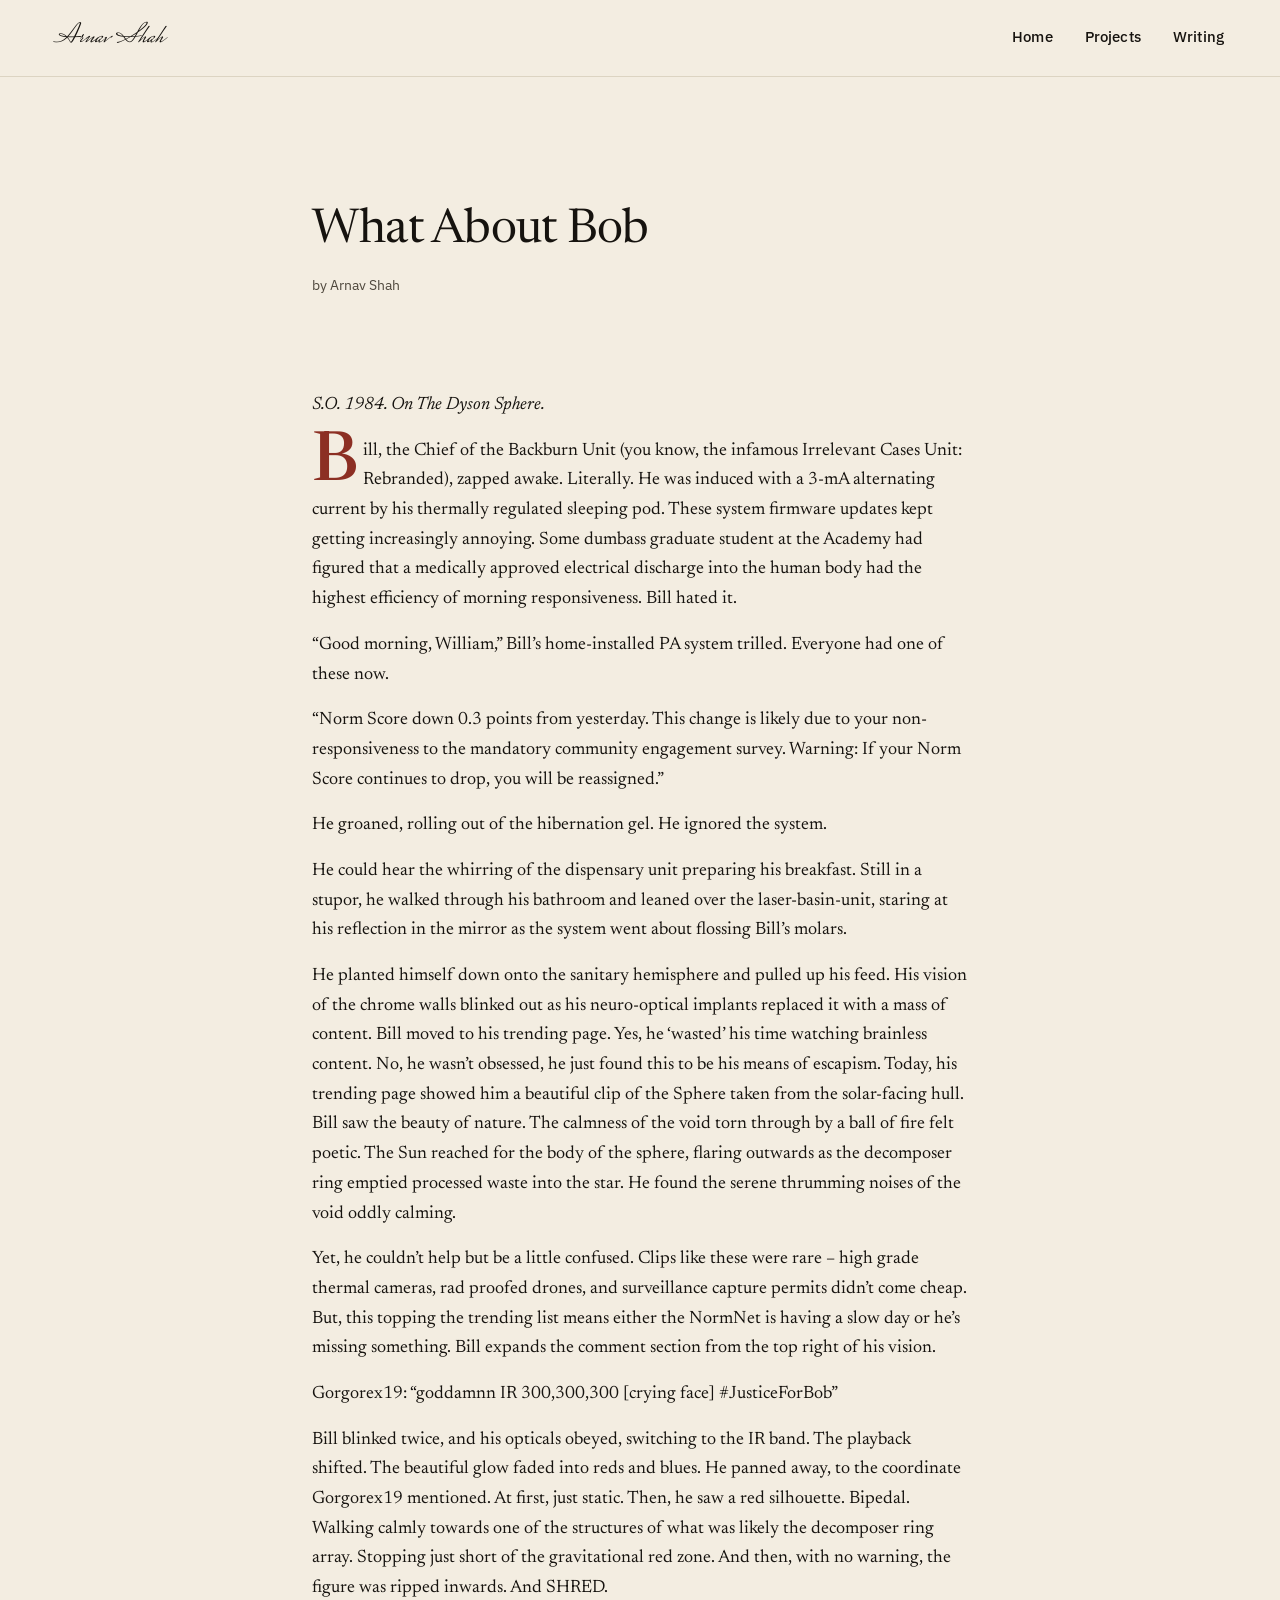
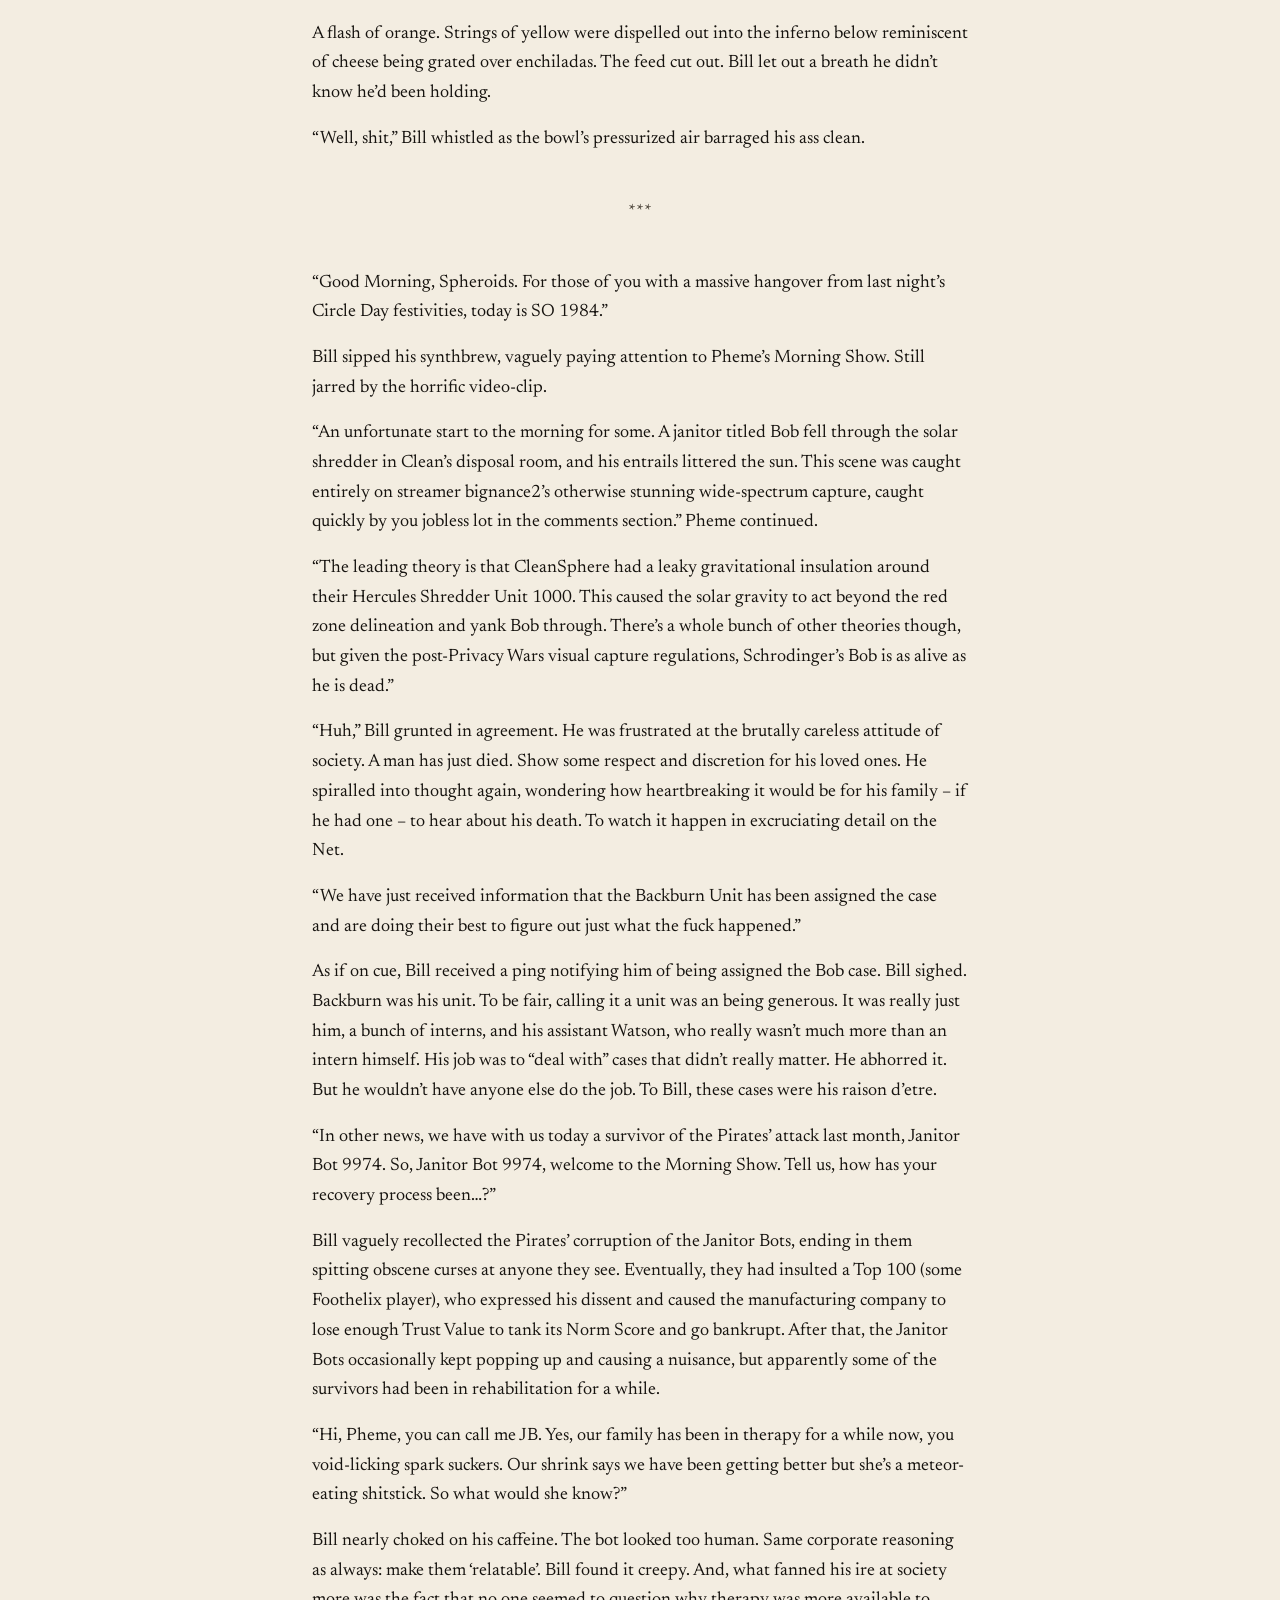
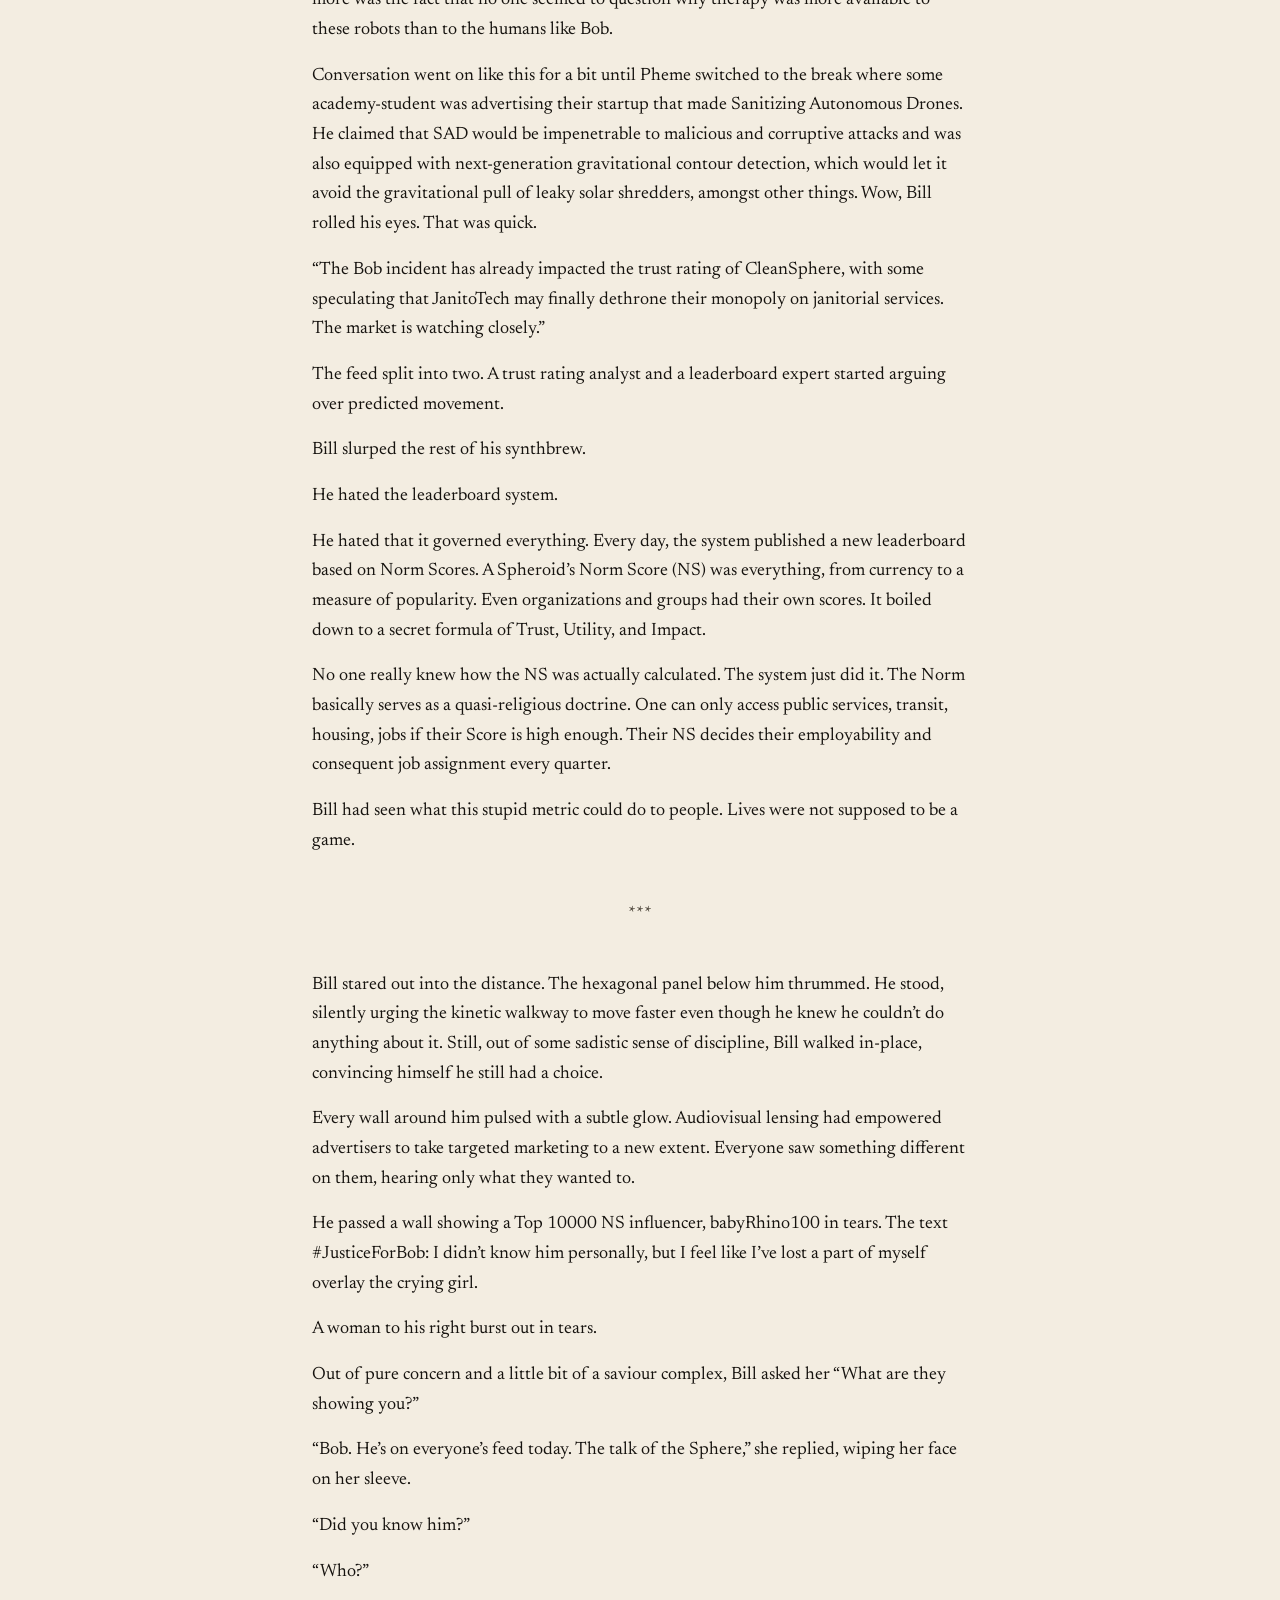
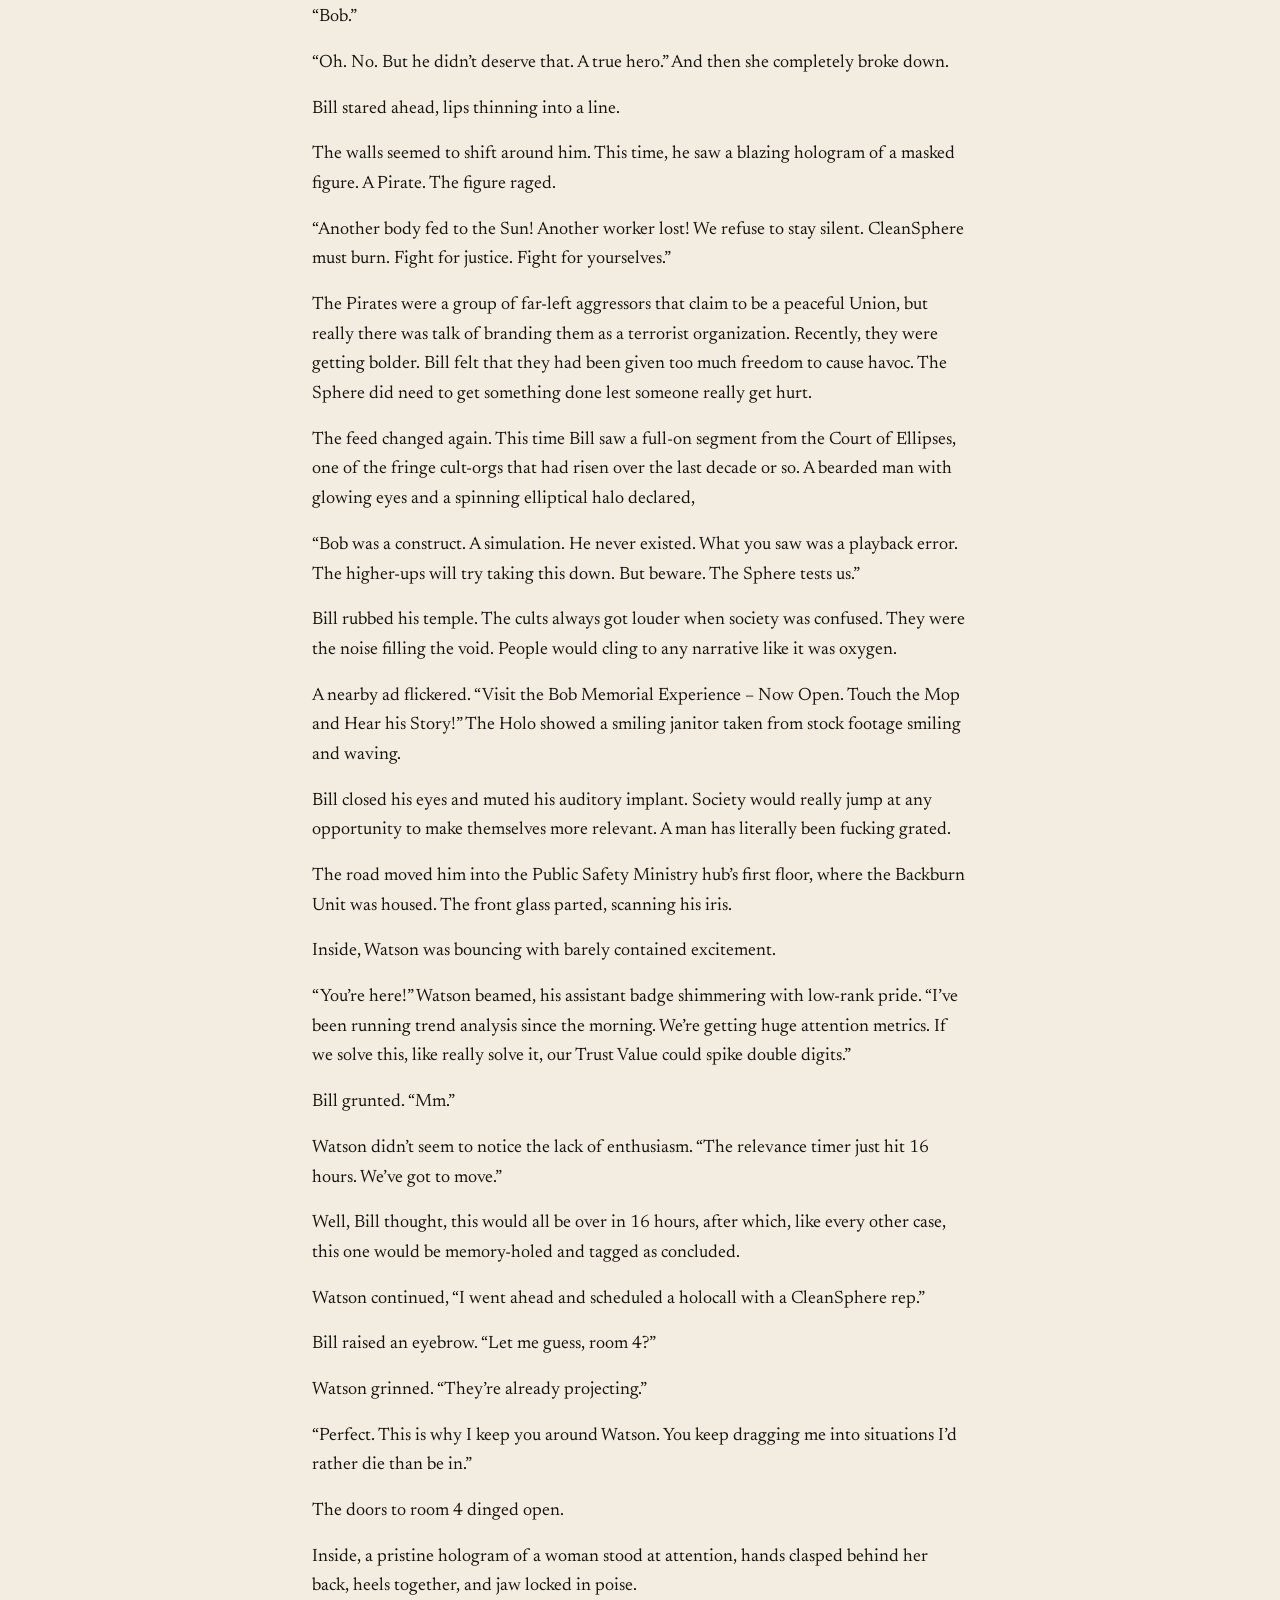
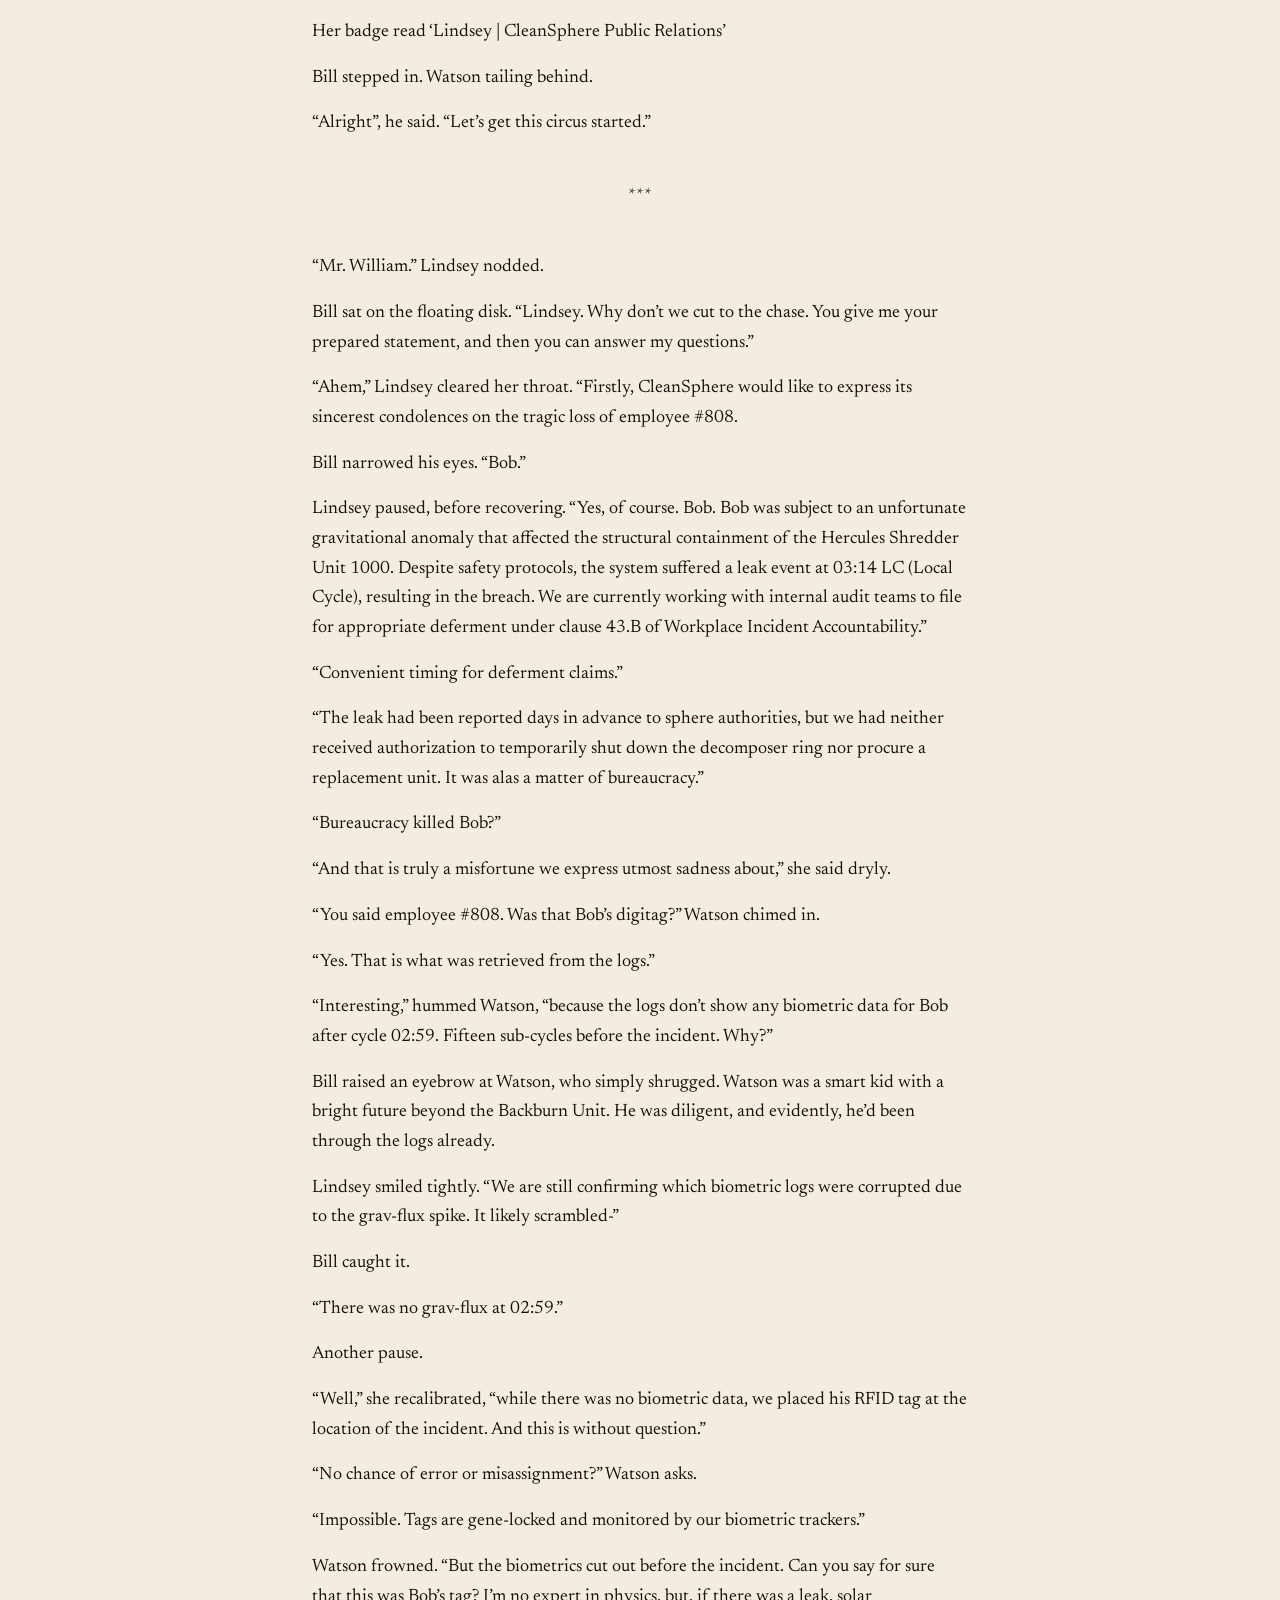
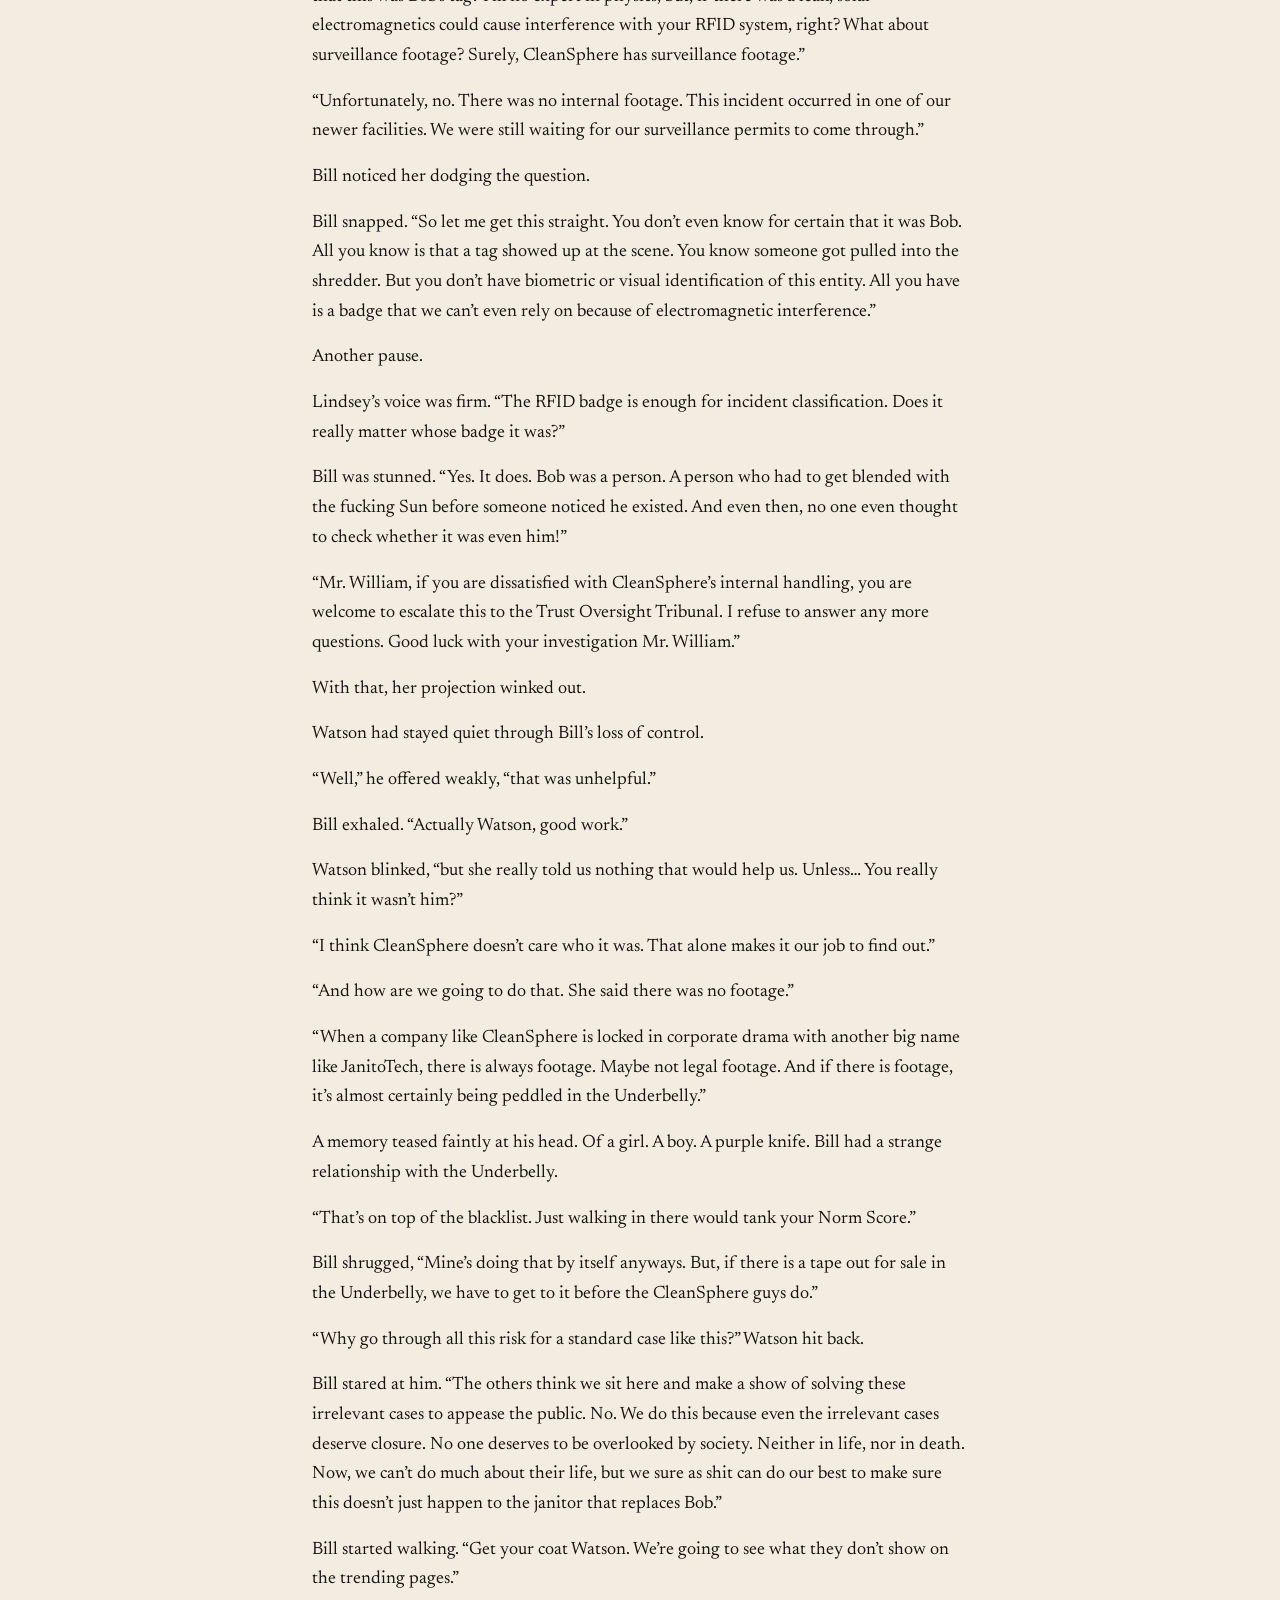
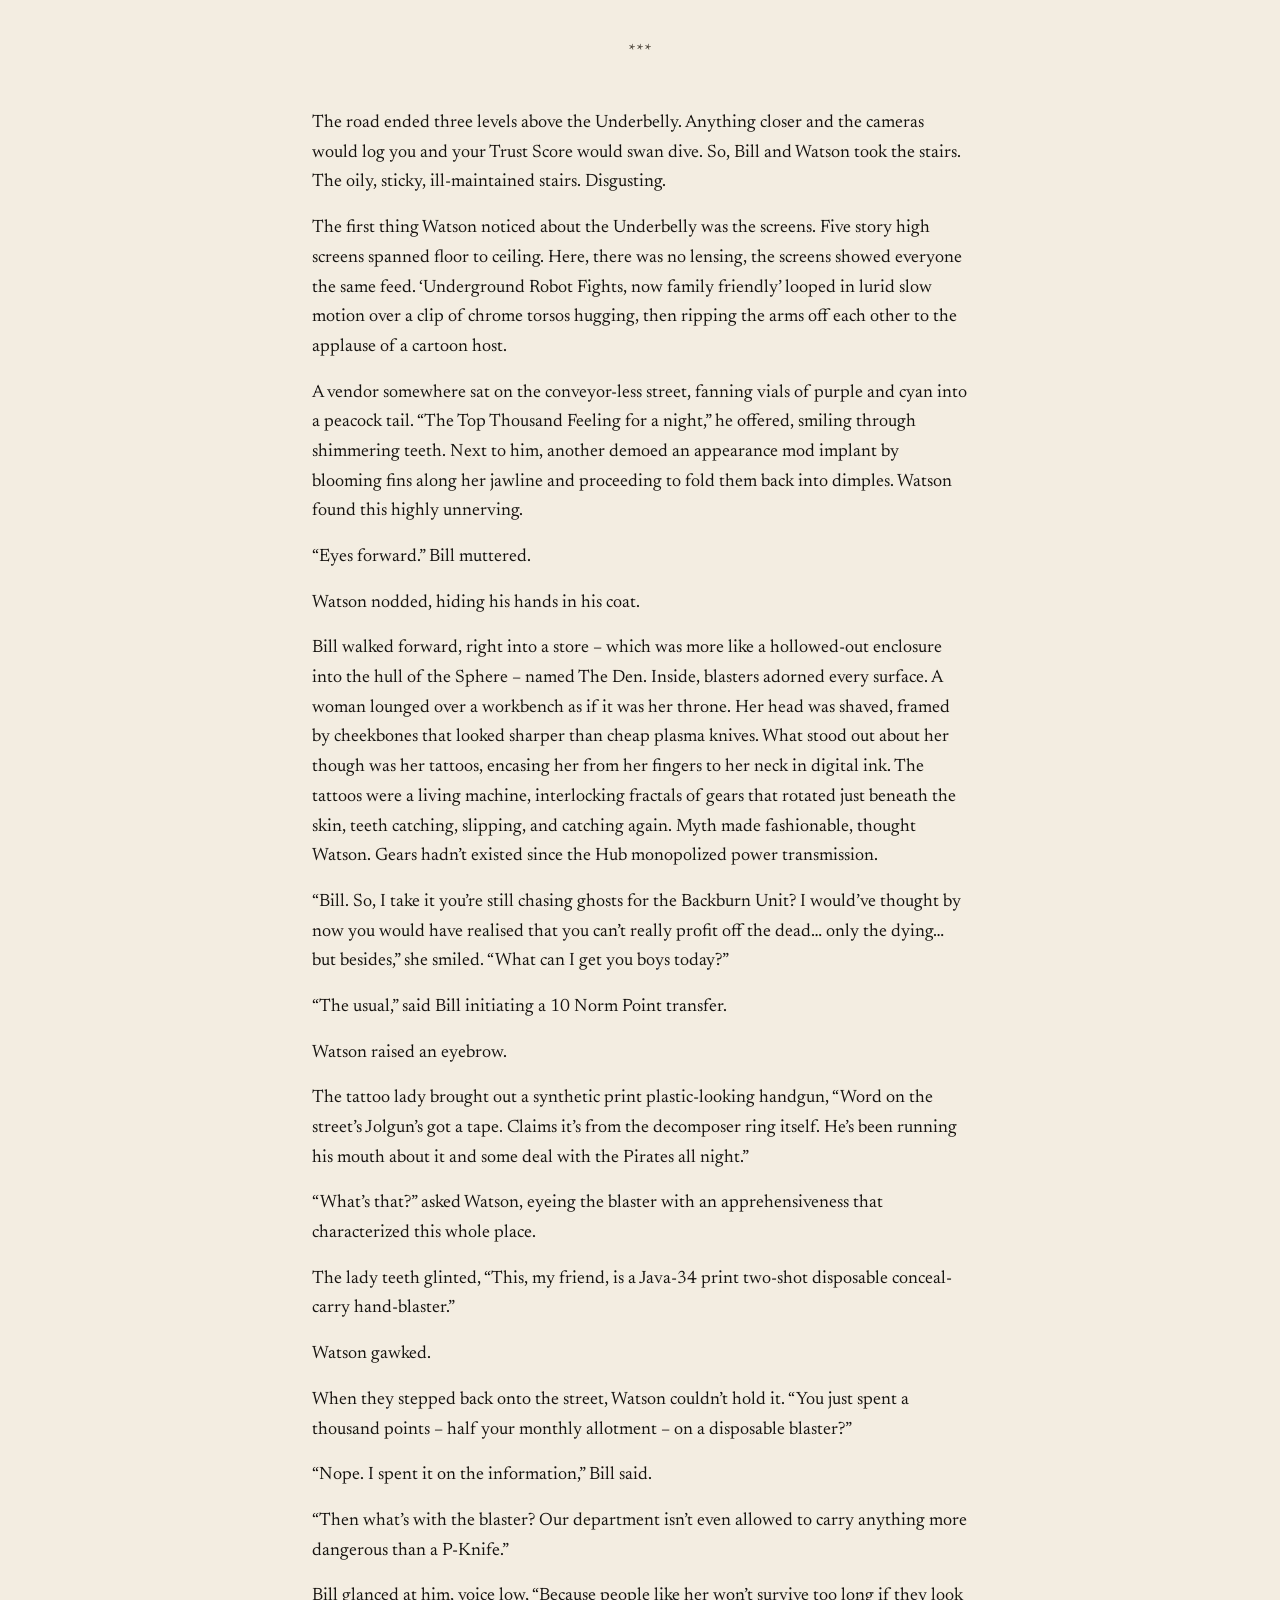
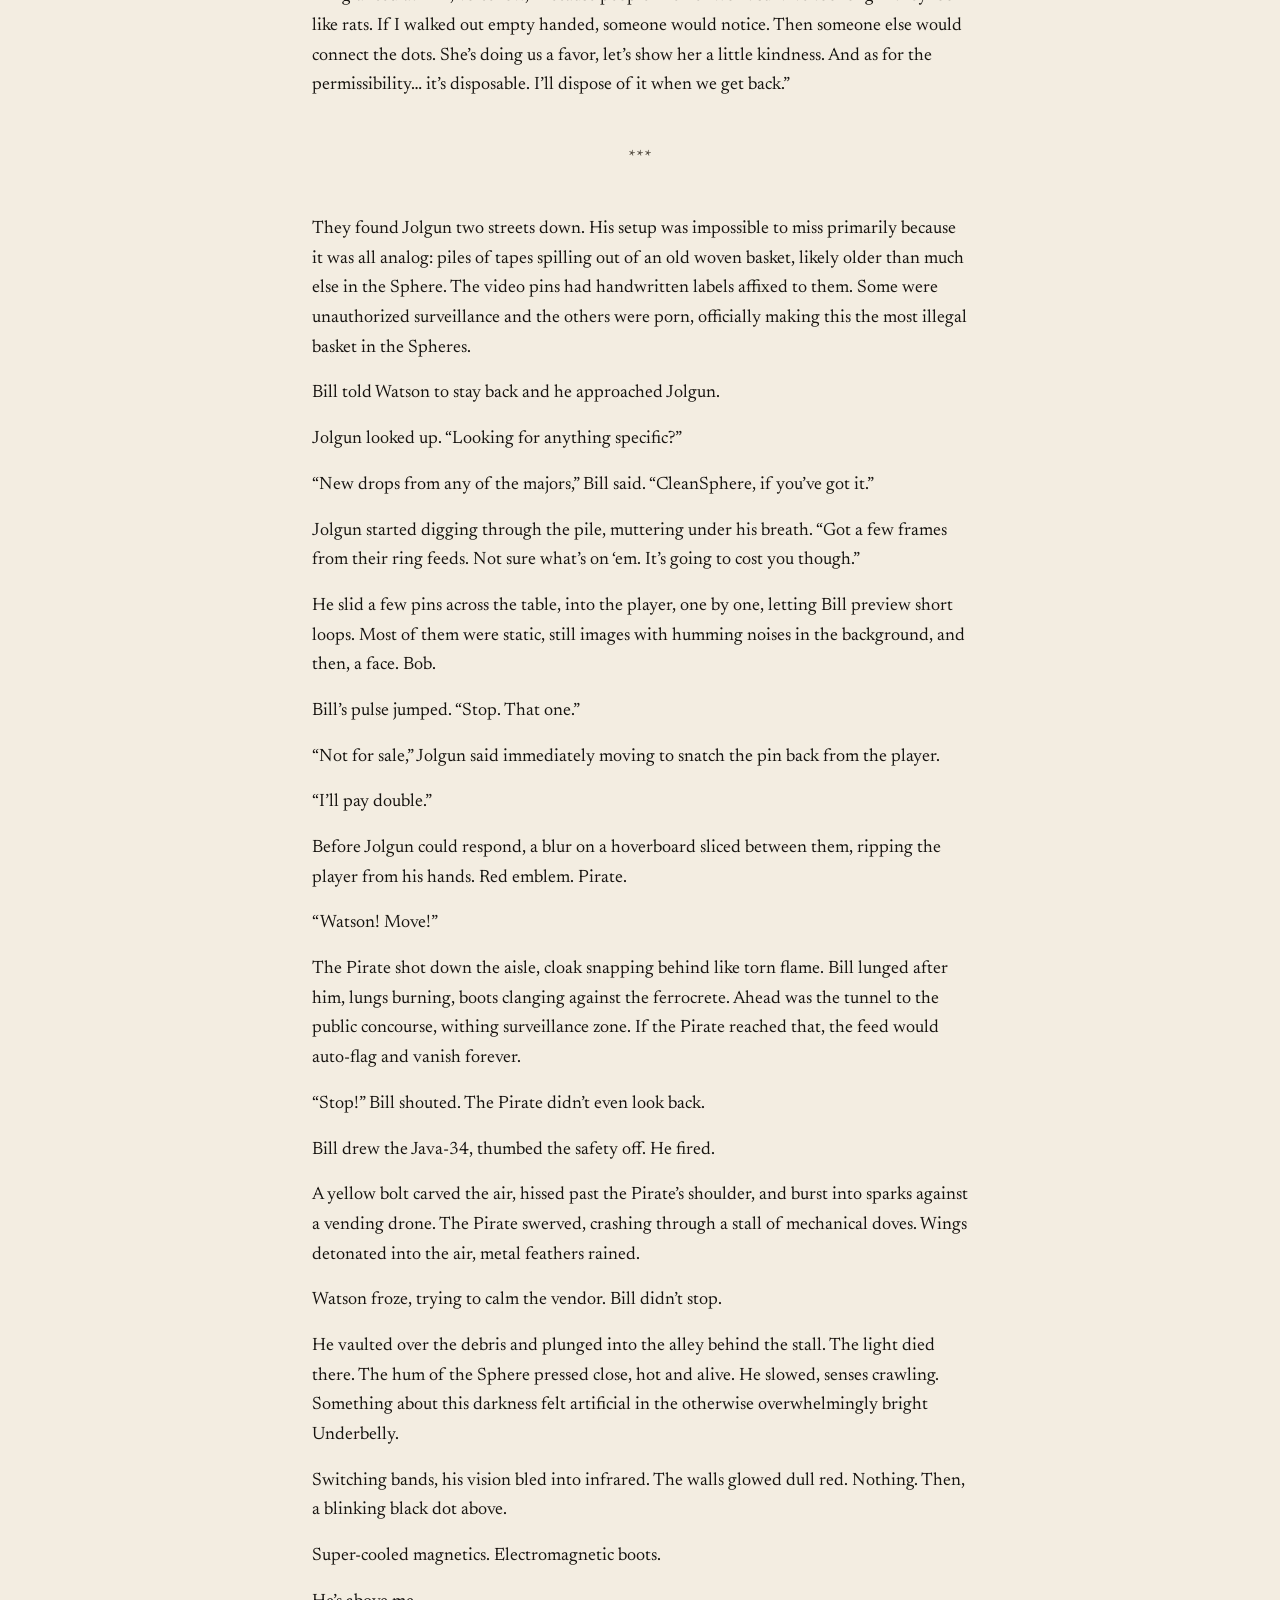
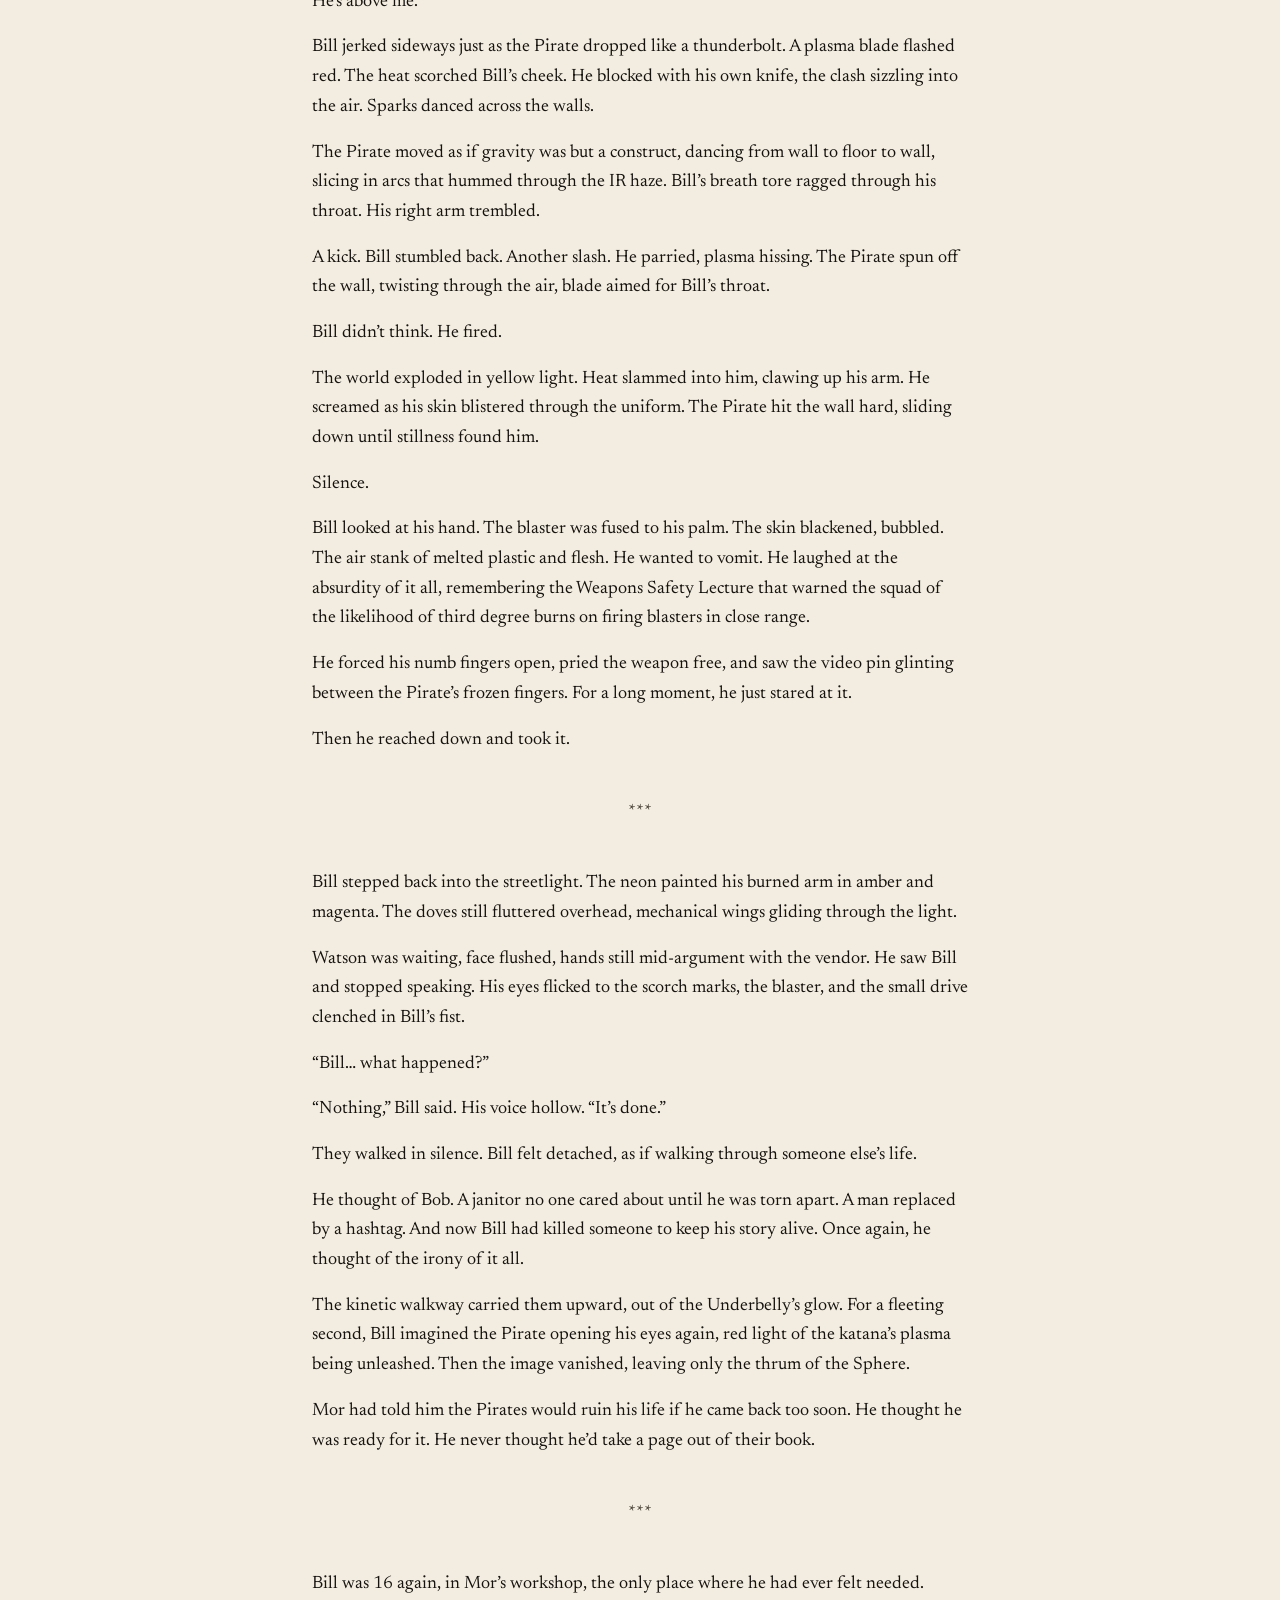
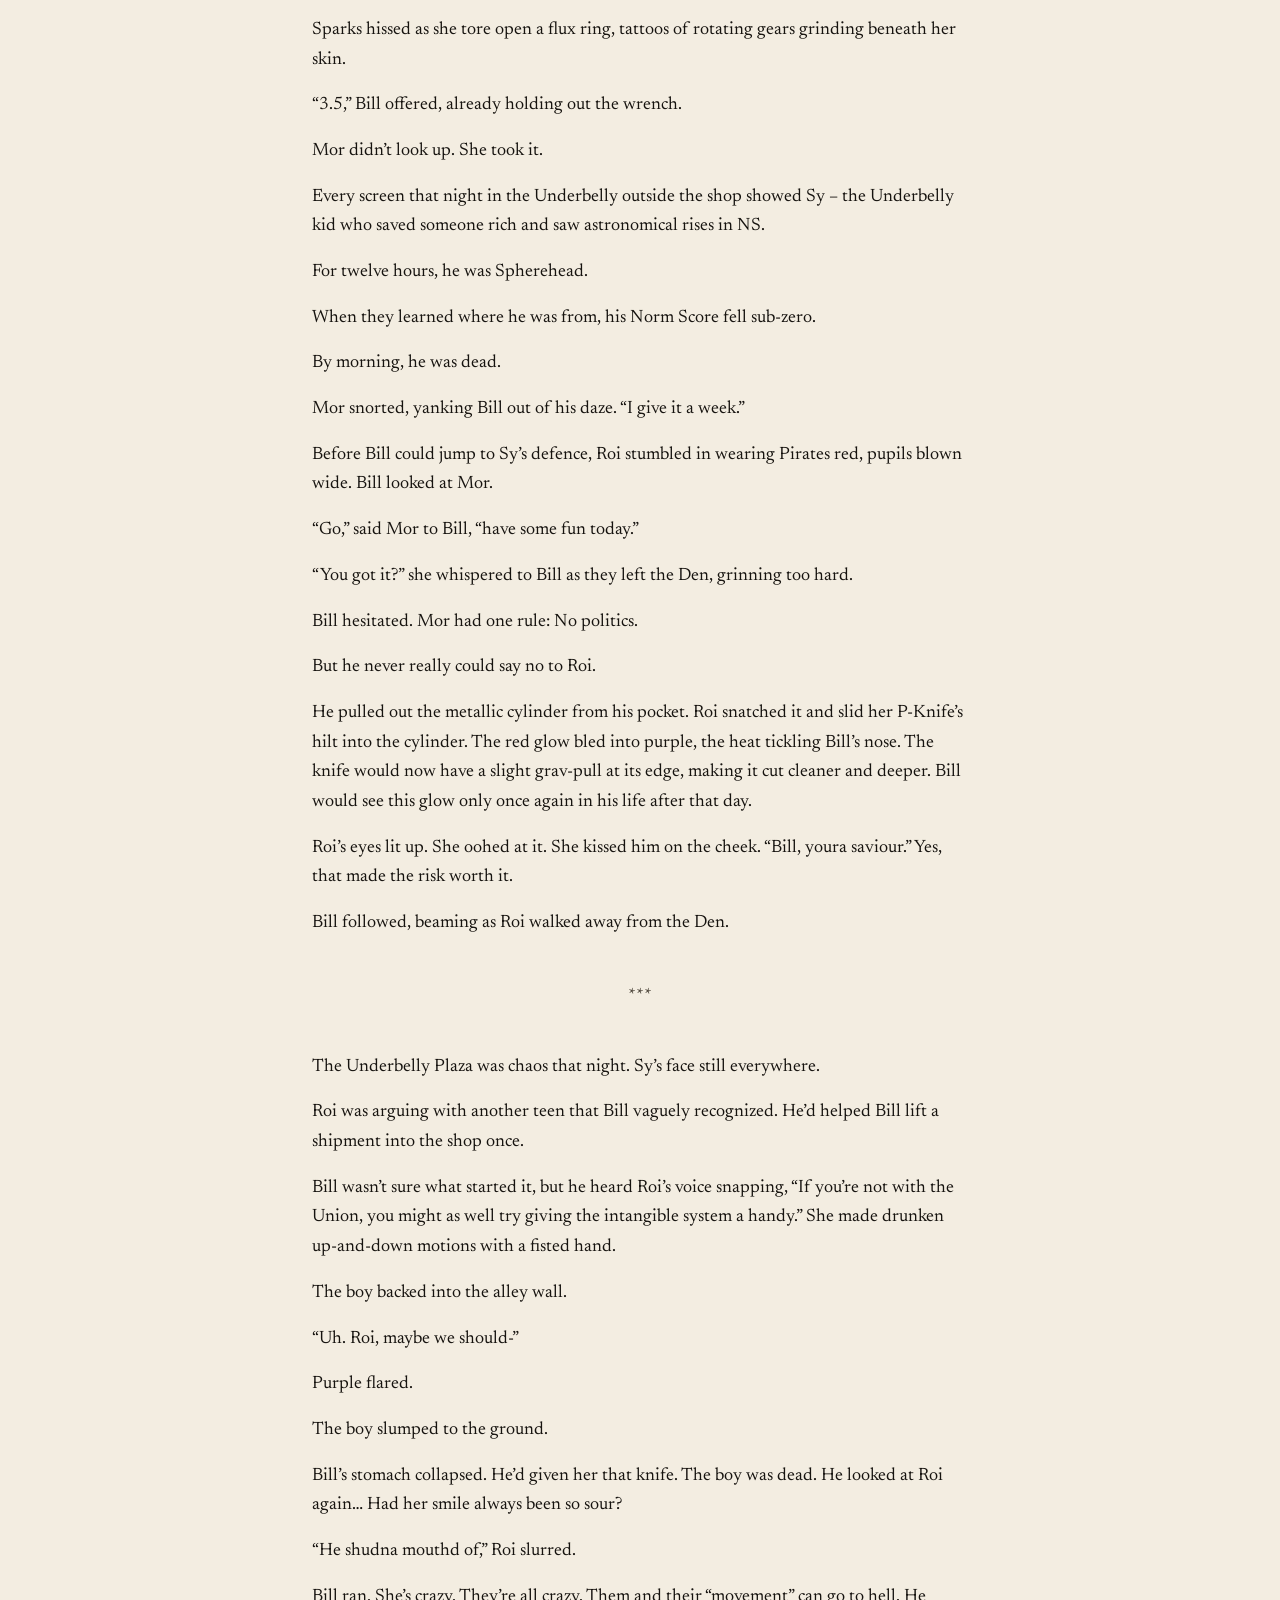
<file: docs/writing/what-about-bob.html>
<!DOCTYPE html>
<html lang="en">
<head>
<meta charset="utf-8">
<meta name="viewport" content="width=device-width, initial-scale=1">
<title>What About Bob | Arnav Shah</title>
<meta name="description" content="On the Dyson Sphere, a janitor named Bob falls through the solar shredder and becomes content. The Irrelevant Cases Unit catches the case.">
<meta property="og:type" content="article">
<meta property="og:site_name" content="Arnav Shah">
<meta property="og:title" content="What About Bob | Arnav Shah">
<meta property="og:description" content="On the Dyson Sphere, a janitor named Bob falls through the solar shredder and becomes content. The Irrelevant Cases Unit catches the case.">
<meta name="twitter:card" content="summary">
<meta name="twitter:title" content="What About Bob | Arnav Shah">
<meta name="twitter:description" content="On the Dyson Sphere, a janitor named Bob falls through the solar shredder and becomes content. The Irrelevant Cases Unit catches the case.">
<link rel="icon" href="../assets/favicon.svg" type="image/svg+xml">
<link rel="alternate icon" href="../assets/favicon.ico" sizes="16x16 32x32 48x48">
<link rel="apple-touch-icon" href="../assets/apple-touch-icon.png">
<link rel="preconnect" href="https://fonts.googleapis.com">
<link rel="preconnect" href="https://fonts.gstatic.com" crossorigin>
<link rel="stylesheet" href="https://fonts.googleapis.com/css2?family=IBM+Plex+Mono:wght@400&family=IBM+Plex+Sans:wght@400;500;600&family=Mrs+Saint+Delafield&family=Newsreader:ital,opsz,wght@0,6..72,300..600;1,6..72,300..600&display=swap">
<link rel="stylesheet" href="../style.css">
</head>
<body>

<a class="skip-link" href="#main">Skip to content</a>

<header class="masthead">
  <div class="wrap wrap--full masthead__inner">
    <a class="wordmark" href="../index.html">Arnav Shah</a>
    <nav class="nav" aria-label="Primary">
      <a href="../index.html">Home</a>
      <a href="../projects.html">Projects</a>
      <a href="../writing.html">Writing</a>
    </nav>
  </div>
</header>

<main id="main">

  <div class="wrap wrap--content page-head">
    <h1>What About Bob</h1>
    <p class="meta story__byline">by Arnav Shah</p>
  </div>

  <div class="wrap wrap--content">
    <div class="story">
      <p class="story__opening-line">S.O. 1984. On The Dyson Sphere.</p>
      <p class="dropcap">Bill, the Chief of the Backburn Unit (you know, the infamous Irrelevant Cases Unit: Rebranded), zapped awake. Literally. He was induced with a 3-mA alternating current by his thermally regulated sleeping pod. These system firmware updates kept getting increasingly annoying. Some dumbass graduate student at the Academy had figured that a medically approved electrical discharge into the human body had the highest efficiency of morning responsiveness. Bill hated it.</p>
      <p>“Good morning, William,” Bill’s home-installed PA system trilled. Everyone had one of these now.</p>
      <p>“Norm Score down 0.3 points from yesterday. This change is likely due to your non-responsiveness to the mandatory community engagement survey. Warning: If your Norm Score continues to drop, you will be reassigned.”</p>
      <p>He groaned, rolling out of the hibernation gel. He ignored the system.</p>
      <p>He could hear the whirring of the dispensary unit preparing his breakfast. Still in a stupor, he walked through his bathroom and leaned over the laser-basin-unit, staring at his reflection in the mirror as the system went about flossing Bill’s molars.</p>
      <p>He planted himself down onto the sanitary hemisphere and pulled up his feed. His vision of the chrome walls blinked out as his neuro-optical implants replaced it with a mass of content. Bill moved to his trending page. Yes, he ‘wasted’ his time watching brainless content. No, he wasn’t obsessed, he just found this to be his means of escapism. Today, his trending page showed him a beautiful clip of the Sphere taken from the solar-facing hull. Bill saw the beauty of nature. The calmness of the void torn through by a ball of fire felt poetic. The Sun reached for the body of the sphere, flaring outwards as the decomposer ring emptied processed waste into the star. He found the serene thrumming noises of the void oddly calming.</p>
      <p>Yet, he couldn’t help but be a little confused. Clips like these were rare – high grade thermal cameras, rad proofed drones, and surveillance capture permits didn’t come cheap. But, this topping the trending list means either the NormNet is having a slow day or he’s missing something. Bill expands the comment section from the top right of his vision.</p>
      <p>Gorgorex19: “goddamnn IR 300,300,300 [crying face] #JusticeForBob”</p>
      <p>Bill blinked twice, and his opticals obeyed, switching to the IR band. The playback shifted. The beautiful glow faded into reds and blues. He panned away, to the coordinate Gorgorex19 mentioned. At first, just static. Then, he saw a red silhouette. Bipedal. Walking calmly towards one of the structures of what was likely the decomposer ring array. Stopping just short of the gravitational red zone. And then, with no warning, the figure was ripped inwards. And SHRED.</p>
      <p>A flash of orange. Strings of yellow were dispelled out into the inferno below reminiscent of cheese being grated over enchiladas. The feed cut out. Bill let out a breath he didn’t know he’d been holding.</p>
      <p> “Well, shit,” Bill whistled as the bowl’s pressurized air barraged his ass clean.</p>
      <p class="scene-break" role="separator" aria-label="Scene break">***</p>
      <p>“Good Morning, Spheroids. For those of you with a massive hangover from last night’s Circle Day festivities, today is SO 1984.”</p>
      <p>Bill sipped his synthbrew, vaguely paying attention to Pheme’s Morning Show. Still jarred by the horrific video-clip.</p>
      <p>“An unfortunate start to the morning for some. A janitor titled Bob fell through the solar shredder in Clean’s disposal room, and his entrails littered the sun. This scene was caught entirely on streamer bignance2’s otherwise stunning wide-spectrum capture, caught quickly by you jobless lot in the comments section.” Pheme continued.</p>
      <p>“The leading theory is that CleanSphere had a leaky gravitational insulation around their Hercules Shredder Unit 1000. This caused the solar gravity to act beyond the red zone delineation and yank Bob through. There’s a whole bunch of other theories though, but given the post-Privacy Wars visual capture regulations, Schrodinger’s Bob is as alive as he is dead.”</p>
      <p>“Huh,” Bill grunted in agreement. He was frustrated at the brutally careless attitude of society. A man has just died. Show some respect and discretion for his loved ones. He spiralled into thought again, wondering how heartbreaking it would be for his family – if he had one – to hear about his death. To watch it happen in excruciating detail on the Net.</p>
      <p>“We have just received information that the Backburn Unit has been assigned the case and are doing their best to figure out just what the fuck happened.”</p>
      <p>As if on cue, Bill received a ping notifying him of being assigned the Bob case. Bill sighed. Backburn was his unit. To be fair, calling it a unit was an being generous. It was really just him, a bunch of interns, and his assistant Watson, who really wasn’t much more than an intern himself. His job was to “deal with” cases that didn’t really matter. He abhorred it. But he wouldn’t have anyone else do the job. To Bill, these cases were his raison d’etre.</p>
      <p>“In other news, we have with us today a survivor of the Pirates’ attack last month, Janitor Bot 9974. So, Janitor Bot 9974, welcome to the Morning Show. Tell us, how has your recovery process been…?”</p>
      <p>Bill vaguely recollected the Pirates’ corruption of the Janitor Bots, ending in them spitting obscene curses at anyone they see. Eventually, they had insulted a Top 100 (some Foothelix player), who expressed his dissent and caused the manufacturing company to lose enough Trust Value to tank its Norm Score and go bankrupt. After that, the Janitor Bots occasionally kept popping up and causing a nuisance, but apparently some of the survivors had been in rehabilitation for a while.</p>
      <p>“Hi, Pheme, you can call me JB. Yes, our family has been in therapy for a while now, you void-licking spark suckers. Our shrink says we have been getting better but she’s a meteor-eating shitstick. So what would she know?”</p>
      <p>Bill nearly choked on his caffeine. The bot looked too human. Same corporate reasoning as always: make them ‘relatable’. Bill found it creepy. And, what fanned his ire at society more was the fact that no one seemed to question why therapy was more available to these robots than to the humans like Bob.</p>
      <p>Conversation went on like this for a bit until Pheme switched to the break where some academy-student was advertising their startup that made Sanitizing Autonomous Drones. He claimed that SAD would be impenetrable to malicious and corruptive attacks and was also equipped with next-generation gravitational contour detection, which would let it avoid the gravitational pull of leaky solar shredders, amongst other things. Wow, Bill rolled his eyes. That was quick.</p>
      <p>“The Bob incident has already impacted the trust rating of CleanSphere, with some speculating that JanitoTech may finally dethrone their monopoly on janitorial services. The market is watching closely.”</p>
      <p>The feed split into two. A trust rating analyst and a leaderboard expert started arguing over predicted movement.</p>
      <p>Bill slurped the rest of his synthbrew.</p>
      <p>He hated the leaderboard system.</p>
      <p>He hated that it governed everything. Every day, the system published a new leaderboard based on Norm Scores. A Spheroid’s Norm Score (NS) was everything, from currency to a measure of popularity. Even organizations and groups had their own scores. It boiled down to a secret formula of Trust, Utility, and Impact. </p>
      <p>No one really knew how the NS was actually calculated. The system just did it. The Norm basically serves as a quasi-religious doctrine. One can only access public services, transit, housing, jobs if their Score is high enough. Their NS decides their employability and consequent job assignment every quarter.</p>
      <p>Bill had seen what this stupid metric could do to people. Lives were not supposed to be a game.</p>
      <p class="scene-break" role="separator" aria-label="Scene break">***</p>
      <p>Bill stared out into the distance. The hexagonal panel below him thrummed. He stood, silently urging the kinetic walkway to move faster even though he knew he couldn’t do anything about it. Still, out of some sadistic sense of discipline, Bill walked in-place, convincing himself he still had a choice.</p>
      <p>Every wall around him pulsed with a subtle glow. Audiovisual lensing had empowered advertisers to take targeted marketing to a new extent. Everyone saw something different on them, hearing only what they wanted to.</p>
      <p>He passed a wall showing a Top 10000 NS influencer, babyRhino100 in tears. The text #JusticeForBob: I didn’t know him personally, but I feel like I’ve lost a part of myself overlay the crying girl.</p>
      <p>A woman to his right burst out in tears.</p>
      <p>Out of pure concern and a little bit of a saviour complex, Bill asked her “What are they showing you?”</p>
      <p>“Bob. He’s on everyone’s feed today. The talk of the Sphere,” she replied, wiping her face on her sleeve.</p>
      <p>“Did you know him?”</p>
      <p>“Who?”</p>
      <p>“Bob.”</p>
      <p>“Oh. No. But he didn’t deserve that. A true hero.” And then she completely broke down.</p>
      <p>Bill stared ahead, lips thinning into a line.</p>
      <p>The walls seemed to shift around him. This time, he saw a blazing hologram of a masked figure. A Pirate. The figure raged.</p>
      <p>“Another body fed to the Sun! Another worker lost! We refuse to stay silent. CleanSphere must burn. Fight for justice. Fight for yourselves.”</p>
      <p>The Pirates were a group of far-left aggressors that claim to be a peaceful Union, but really there was talk of branding them as a terrorist organization. Recently, they were getting bolder. Bill felt that they had been given too much freedom to cause havoc. The Sphere did need to get something done lest someone really get hurt.</p>
      <p>The feed changed again. This time Bill saw a full-on segment from the Court of Ellipses, one of the fringe cult-orgs that had risen over the last decade or so. A bearded man with glowing eyes and a spinning elliptical halo declared,</p>
      <p>“Bob was a construct. A simulation. He never existed. What you saw was a playback error. The higher-ups will try taking this down. But beware. The Sphere tests us.”</p>
      <p>Bill rubbed his temple. The cults always got louder when society was confused. They were the noise filling the void. People would cling to any narrative like it was oxygen.</p>
      <p>A nearby ad flickered. “Visit the Bob Memorial Experience – Now Open. Touch the Mop and Hear his Story!” The Holo showed a smiling janitor taken from stock footage smiling and waving.</p>
      <p>Bill closed his eyes and muted his auditory implant. Society would really jump at any opportunity to make themselves more relevant. A man has literally been fucking grated.</p>
      <p>The road moved him into the Public Safety Ministry hub’s first floor, where the Backburn Unit was housed. The front glass parted, scanning his iris.</p>
      <p>Inside, Watson was bouncing with barely contained excitement.</p>
      <p>“You’re here!” Watson beamed, his assistant badge shimmering with low-rank pride. “I’ve been running trend analysis since the morning. We’re getting huge attention metrics. If we solve this, like really solve it, our Trust Value could spike double digits.”</p>
      <p>Bill grunted. “Mm.”</p>
      <p>Watson didn’t seem to notice the lack of enthusiasm. “The relevance timer just hit 16 hours. We’ve got to move.”</p>
      <p>Well, Bill thought, this would all be over in 16 hours, after which, like every other case, this one would be memory-holed and tagged as concluded.</p>
      <p>Watson continued, “I went ahead and scheduled a holocall with a CleanSphere rep.”</p>
      <p>Bill raised an eyebrow. “Let me guess, room 4?”</p>
      <p>Watson grinned. “They’re already projecting.”</p>
      <p>“Perfect. This is why I keep you around Watson. You keep dragging me into situations I’d rather die than be in.”</p>
      <p>The doors to room 4 dinged open.</p>
      <p>Inside, a pristine hologram of a woman stood at attention, hands clasped behind her back, heels together, and jaw locked in poise.</p>
      <p>Her badge read ‘Lindsey | CleanSphere Public Relations’</p>
      <p>Bill stepped in. Watson tailing behind.</p>
      <p>“Alright”, he said. “Let’s get this circus started.”</p>
      <p class="scene-break" role="separator" aria-label="Scene break">***</p>
      <p>“Mr. William.” Lindsey nodded.</p>
      <p>Bill sat on the floating disk. “Lindsey. Why don’t we cut to the chase. You give me your prepared statement, and then you can answer my questions.”</p>
      <p>“Ahem,” Lindsey cleared her throat. “Firstly, CleanSphere would like to express its sincerest condolences on the tragic loss of employee #808.</p>
      <p>Bill narrowed his eyes. “Bob.”</p>
      <p>Lindsey paused, before recovering. “Yes, of course. Bob. Bob was subject to an unfortunate gravitational anomaly that affected the structural containment of the Hercules Shredder Unit 1000. Despite safety protocols, the system suffered a leak event at 03:14 LC (Local Cycle), resulting in the breach. We are currently working with internal audit teams to file for appropriate deferment under clause 43.B of Workplace Incident Accountability.”</p>
      <p>“Convenient timing for deferment claims.”</p>
      <p>“The leak had been reported days in advance to sphere authorities, but we had neither received authorization to temporarily shut down the decomposer ring nor procure a replacement unit. It was alas a matter of bureaucracy.”</p>
      <p>“Bureaucracy killed Bob?”</p>
      <p>“And that is truly a misfortune we express utmost sadness about,” she said dryly. </p>
      <p>“You said employee #808. Was that Bob’s digitag?” Watson chimed in.</p>
      <p>“Yes. That is what was retrieved from the logs.”</p>
      <p>“Interesting,” hummed Watson, “because the logs don’t show any biometric data for Bob after cycle 02:59. Fifteen sub-cycles before the incident. Why?”</p>
      <p>Bill raised an eyebrow at Watson, who simply shrugged. Watson was a smart kid with a bright future beyond the Backburn Unit. He was diligent, and evidently, he’d been through the logs already.</p>
      <p>Lindsey smiled tightly. “We are still confirming which biometric logs were corrupted due to the grav-flux spike. It likely scrambled-”</p>
      <p>Bill caught it.</p>
      <p>“There was no grav-flux at 02:59.”</p>
      <p>Another pause.</p>
      <p>“Well,” she recalibrated, “while there was no biometric data, we placed his RFID tag at the location of the incident. And this is without question.”</p>
      <p>“No chance of error or misassignment?” Watson asks.</p>
      <p>“Impossible. Tags are gene-locked and monitored by our biometric trackers.”</p>
      <p>Watson frowned. “But the biometrics cut out before the incident. Can you say for sure that this was Bob’s tag? I’m no expert in physics, but, if there was a leak, solar electromagnetics could cause interference with your RFID system, right? What about surveillance footage? Surely, CleanSphere has surveillance footage.”</p>
      <p>“Unfortunately, no. There was no internal footage. This incident occurred in one of our newer facilities. We were still waiting for our surveillance permits to come through.”</p>
      <p>Bill noticed her dodging the question.</p>
      <p>Bill snapped. “So let me get this straight. You don’t even know for certain that it was Bob. All you know is that a tag showed up at the scene. You know someone got pulled into the shredder. But you don’t have biometric or visual identification of this entity. All you have is a badge that we can’t even rely on because of electromagnetic interference.”</p>
      <p>Another pause.</p>
      <p>Lindsey’s voice was firm. “The RFID badge is enough for incident classification. Does it really matter whose badge it was?”</p>
      <p>Bill was stunned. “Yes. It does. Bob was a person. A person who had to get blended with the fucking Sun before someone noticed he existed. And even then, no one even thought to check whether it was even him!”</p>
      <p>“Mr. William, if you are dissatisfied with CleanSphere’s internal handling, you are welcome to escalate this to the Trust Oversight Tribunal. I refuse to answer any more questions. Good luck with your investigation Mr. William.”</p>
      <p>With that, her projection winked out.</p>
      <p>Watson had stayed quiet through Bill’s loss of control.</p>
      <p>“Well,” he offered weakly, “that was unhelpful.”</p>
      <p>Bill exhaled. “Actually Watson, good work.”</p>
      <p>Watson blinked, “but she really told us nothing that would help us. Unless… You really think it wasn’t him?”</p>
      <p>“I think CleanSphere doesn’t care who it was. That alone makes it our job to find out.”</p>
      <p>“And how are we going to do that. She said there was no footage.”</p>
      <p>“When a company like CleanSphere is locked in corporate drama with another big name like JanitoTech, there is always footage. Maybe not legal footage. And if there is footage, it’s almost certainly being peddled in the Underbelly.”</p>
      <p>A memory teased faintly at his head. Of a girl. A boy. A purple knife. Bill had a strange relationship with the Underbelly.</p>
      <p>“That’s on top of the blacklist. Just walking in there would tank your Norm Score.”</p>
      <p>Bill shrugged, “Mine’s doing that by itself anyways. But, if there is a tape out for sale in the Underbelly, we have to get to it before the CleanSphere guys do.”</p>
      <p>“Why go through all this risk for a standard case like this?” Watson hit back.</p>
      <p>Bill stared at him. “The others think we sit here and make a show of solving these irrelevant cases to appease the public. No. We do this because even the irrelevant cases deserve closure. No one deserves to be overlooked by society. Neither in life, nor in death. Now, we can’t do much about their life, but we sure as shit can do our best to make sure this doesn’t just happen to the janitor that replaces Bob.”</p>
      <p>Bill started walking. “Get your coat Watson. We’re going to see what they don’t show on the trending pages.”</p>
      <p class="scene-break" role="separator" aria-label="Scene break">***</p>
      <p>The road ended three levels above the Underbelly. Anything closer and the cameras would log you and your Trust Score would swan dive. So, Bill and Watson took the stairs. The oily, sticky, ill-maintained stairs. Disgusting.</p>
      <p>The first thing Watson noticed about the Underbelly was the screens. Five story high screens spanned floor to ceiling. Here, there was no lensing, the screens showed everyone the same feed. ‘Underground Robot Fights, now family friendly’ looped in lurid slow motion over a clip of chrome torsos hugging, then ripping the arms off each other to the applause of a cartoon host.</p>
      <p>A vendor somewhere sat on the conveyor-less street, fanning vials of purple and cyan into a peacock tail. “The Top Thousand Feeling for a night,” he offered, smiling through shimmering teeth. Next to him, another demoed an appearance mod implant by blooming fins along her jawline and proceeding to fold them back into dimples. Watson found this highly unnerving.</p>
      <p>“Eyes forward.” Bill muttered.</p>
      <p>Watson nodded, hiding his hands in his coat.</p>
      <p>Bill walked forward, right into a store – which was more like a hollowed-out enclosure into the hull of the Sphere – named The Den. Inside, blasters adorned every surface. A woman lounged over a workbench as if it was her throne. Her head was shaved, framed by cheekbones that looked sharper than cheap plasma knives. What stood out about her though was her tattoos, encasing her from her fingers to her neck in digital ink. The tattoos were a living machine, interlocking fractals of gears that rotated just beneath the skin, teeth catching, slipping, and catching again. Myth made fashionable, thought Watson. Gears hadn’t existed since the Hub monopolized power transmission.</p>
      <p>“Bill. So, I take it you’re still chasing ghosts for the Backburn Unit? I would’ve thought by now you would have realised that you can’t really profit off the dead… only the dying… but besides,” she smiled. “What can I get you boys today?”</p>
      <p>“The usual,” said Bill initiating a 10 Norm Point transfer.</p>
      <p>Watson raised an eyebrow.</p>
      <p>The tattoo lady brought out a synthetic print plastic-looking handgun, “Word on the street’s Jolgun’s got a tape. Claims it’s from the decomposer ring itself. He’s been running his mouth about it and some deal with the Pirates all night.”</p>
      <p>“What’s that?” asked Watson, eyeing the blaster with an apprehensiveness that characterized this whole place.</p>
      <p>The lady teeth glinted, “This, my friend, is a Java-34 print two-shot disposable conceal-carry hand-blaster.”</p>
      <p>Watson gawked.</p>
      <p>When they stepped back onto the street, Watson couldn’t hold it. “You just spent a thousand points – half your monthly allotment – on a disposable blaster?”</p>
      <p>“Nope. I spent it on the information,” Bill said.</p>
      <p>“Then what’s with the blaster? Our department isn’t even allowed to carry anything more dangerous than a P-Knife.”</p>
      <p>Bill glanced at him, voice low, “Because people like her won’t survive too long if they look like rats. If I walked out empty handed, someone would notice. Then someone else would connect the dots. She’s doing us a favor, let’s show her a little kindness. And as for the permissibility… it’s disposable. I’ll dispose of it when we get back.”</p>
      <p class="scene-break" role="separator" aria-label="Scene break">***</p>
      <p>They found Jolgun two streets down. His setup was impossible to miss primarily because it was all analog: piles of tapes spilling out of an old woven basket, likely older than much else in the Sphere. The video pins had handwritten labels affixed to them. Some were unauthorized surveillance and the others were porn, officially making this the most illegal basket in the Spheres.</p>
      <p>Bill told Watson to stay back and he approached Jolgun.</p>
      <p>Jolgun looked up. “Looking for anything specific?”</p>
      <p>“New drops from any of the majors,” Bill said. “CleanSphere, if you’ve got it.”</p>
      <p>Jolgun started digging through the pile, muttering under his breath. “Got a few frames from their ring feeds. Not sure what’s on ‘em. It’s going to cost you though.”</p>
      <p>He slid a few pins across the table, into the player, one by one, letting Bill preview short loops. Most of them were static, still images with humming noises in the background, and then, a face. Bob.</p>
      <p>Bill’s pulse jumped. “Stop. That one.”</p>
      <p>“Not for sale,” Jolgun said immediately moving to snatch the pin back from the player.</p>
      <p>“I’ll pay double.”</p>
      <p>Before Jolgun could respond, a blur on a hoverboard sliced between them, ripping the player from his hands. Red emblem. Pirate.</p>
      <p>“Watson! Move!”</p>
      <p>The Pirate shot down the aisle, cloak snapping behind like torn flame. Bill lunged after him, lungs burning, boots clanging against the ferrocrete. Ahead was the tunnel to the public concourse, withing surveillance zone. If the Pirate reached that, the feed would auto-flag and vanish forever.</p>
      <p>“Stop!” Bill shouted. The Pirate didn’t even look back.</p>
      <p>Bill drew the Java-34, thumbed the safety off. He fired.</p>
      <p>A yellow bolt carved the air, hissed past the Pirate’s shoulder, and burst into sparks against a vending drone. The Pirate swerved, crashing through a stall of mechanical doves. Wings detonated into the air, metal feathers rained.</p>
      <p>Watson froze, trying to calm the vendor. Bill didn’t stop.</p>
      <p>He vaulted over the debris and plunged into the alley behind the stall. The light died there. The hum of the Sphere pressed close, hot and alive. He slowed, senses crawling. Something about this darkness felt artificial in the otherwise overwhelmingly bright Underbelly.</p>
      <p>Switching bands, his vision bled into infrared. The walls glowed dull red. Nothing. Then, a blinking black dot above.</p>
      <p>Super-cooled magnetics. Electromagnetic boots.</p>
      <p>He’s above me.</p>
      <p>Bill jerked sideways just as the Pirate dropped like a thunderbolt. A plasma blade flashed red. The heat scorched Bill’s cheek. He blocked with his own knife, the clash sizzling into the air. Sparks danced across the walls.</p>
      <p>The Pirate moved as if gravity was but a construct, dancing from wall to floor to wall, slicing in arcs that hummed through the IR haze. Bill’s breath tore ragged through his throat. His right arm trembled.</p>
      <p>A kick. Bill stumbled back. Another slash. He parried, plasma hissing. The Pirate spun off the wall, twisting through the air, blade aimed for Bill’s throat.</p>
      <p>Bill didn’t think. He fired.</p>
      <p>The world exploded in yellow light. Heat slammed into him, clawing up his arm. He screamed as his skin blistered through the uniform. The Pirate hit the wall hard, sliding down until stillness found him.</p>
      <p>Silence.</p>
      <p>Bill looked at his hand. The blaster was fused to his palm. The skin blackened, bubbled. The air stank of melted plastic and flesh. He wanted to vomit. He laughed at the absurdity of it all, remembering the Weapons Safety Lecture that warned the squad of the likelihood of third degree burns on firing blasters in close range.</p>
      <p>He forced his numb fingers open, pried the weapon free, and saw the video pin glinting between the Pirate’s frozen fingers. For a long moment, he just stared at it.</p>
      <p>Then he reached down and took it.</p>
      <p class="scene-break" role="separator" aria-label="Scene break">***</p>
      <p>Bill stepped back into the streetlight. The neon painted his burned arm in amber and magenta. The doves still fluttered overhead, mechanical wings gliding through the light.</p>
      <p>Watson was waiting, face flushed, hands still mid-argument with the vendor. He saw Bill and stopped speaking. His eyes flicked to the scorch marks, the blaster, and the small drive clenched in Bill’s fist.</p>
      <p>“Bill… what happened?”</p>
      <p>“Nothing,” Bill said. His voice hollow. “It’s done.”</p>
      <p>They walked in silence. Bill felt detached, as if walking through someone else’s life.</p>
      <p>He thought of Bob. A janitor no one cared about until he was torn apart. A man replaced by a hashtag. And now Bill had killed someone to keep his story alive. Once again, he thought of the irony of it all.</p>
      <p>The kinetic walkway carried them upward, out of the Underbelly’s glow. For a fleeting second, Bill imagined the Pirate opening his eyes again, red light of the katana’s plasma being unleashed. Then the image vanished, leaving only the thrum of the Sphere.</p>
      <p>Mor had told him the Pirates would ruin his life if he came back too soon. He thought he was ready for it. He never thought he’d take a page out of their book.</p>
      <p class="scene-break" role="separator" aria-label="Scene break">***</p>
      <p>Bill was 16 again, in Mor’s workshop, the only place where he had ever felt needed.</p>
      <p>Sparks hissed as she tore open a flux ring, tattoos of rotating gears grinding beneath her skin.</p>
      <p>“3.5,” Bill offered, already holding out the wrench.</p>
      <p>Mor didn’t look up. She took it. </p>
      <p>Every screen that night in the Underbelly outside the shop showed Sy – the Underbelly kid who saved someone rich and saw astronomical rises in NS.</p>
      <p>For twelve hours, he was Spherehead.</p>
      <p>When they learned where he was from, his Norm Score fell sub-zero.</p>
      <p>By morning, he was dead.</p>
      <p>Mor snorted, yanking Bill out of his daze. “I give it a week.”</p>
      <p>Before Bill could jump to Sy’s defence, Roi stumbled in wearing Pirates red, pupils blown wide. Bill looked at Mor.</p>
      <p>“Go,” said Mor to Bill, “have some fun today.”</p>
      <p>“You got it?” she whispered to Bill as they left the Den, grinning too hard.</p>
      <p>Bill hesitated. Mor had one rule: No politics.</p>
      <p>But he never really could say no to Roi.</p>
      <p>He pulled out the metallic cylinder from his pocket. Roi snatched it and slid her P-Knife’s hilt into the cylinder. The red glow bled into purple, the heat tickling Bill’s nose. The knife would now have a slight grav-pull at its edge, making it cut cleaner and deeper. Bill would see this glow only once again in his life after that day.</p>
      <p>Roi’s eyes lit up. She oohed at it. She kissed him on the cheek. “Bill, youra saviour.” Yes, that made the risk worth it.</p>
      <p>Bill followed, beaming as Roi walked away from the Den.</p>
      <p class="scene-break" role="separator" aria-label="Scene break">***</p>
      <p>The Underbelly Plaza was chaos that night. Sy’s face still everywhere.</p>
      <p>Roi was arguing with another teen that Bill vaguely recognized. He’d helped Bill lift a shipment into the shop once.</p>
      <p>Bill wasn’t sure what started it, but he heard Roi’s voice snapping, “If you’re not with the Union, you might as well try giving the intangible system a handy.” She made drunken up-and-down motions with a fisted hand.</p>
      <p>The boy backed into the alley wall.</p>
      <p>“Uh. Roi, maybe we should-”</p>
      <p>Purple flared.</p>
      <p>The boy slumped to the ground.</p>
      <p>Bill’s stomach collapsed. He’d given her that knife. The boy was dead. He looked at Roi again… Had her smile always been so sour?</p>
      <p>“He shudna mouthd of,” Roi slurred.</p>
      <p>Bill ran. She’s crazy. They’re all crazy. Them and their “movement” can go to hell. He would have no part of this. His heart thumped in his chest as he skidded to a stop in front of the Sentinel kiosk.</p>
      <p>“Emergency report!” Bill gasped. “Someone’s hurt – stabbed – he’s dying-”</p>
      <p> The yellow light from the kiosk washed over his face, scanning him.</p>
      <p>“Citizen William C. Your Trust Value is insufficient for immediate response. We are unable to assist you at the moment, but your report has been recorded and will be addressed within the next 26 hours. Thank you for your vigilance.”</p>
      <p>Bill shook his head violently. “He’s stabbed! He’ll die if you don’t send a medic!”</p>
      <p>“Thank you for your vigilance. If you have further concerns, I would be happy to connect you to an officer.”</p>
      <p>“YES! Do that!”</p>
      <p>“You have been added to the queue. Estimated wait time based on NS priority: 6 hours.”</p>
      <p>“WHAT THE FUCK?! You’re not listening!”</p>
      <p>“Please maintain civility. NS dropped by 2 points. Further violations will receive exponential punishments.”</p>
      <p>Bill backed away. The memory of Roi with the knife hurtling towards the boy, Tim’s body.</p>
      <p class="scene-break" role="separator" aria-label="Scene break">***</p>
      <p>A hand grabbed his shoulder.</p>
      <p>Mor.</p>
      <p>“You little idiot,” she hissed, “What have you done? Little Timmy’s dead… with one of MY knives in his chest. I had one rule William. ONE!”</p>
      <p>Bill’s throat tightened. The guilt hit him like a plasma bolt faster than anything Mor hung on the walls. “Roi promised…” he swallowed. “She wasn’t sober… and-” then the tears drowned his words.</p>
      <p>Roi softened slightly. She pulled Bill close, holding him.</p>
      <p>“I’m sorry. I’m sorry. Fuck. I killed us, didn’t I?”</p>
      <p>Mor sighed, “You can’t stay here. Roi will talk. The pirates will hunt you and then bury you beside Timmy.”</p>
      <p>Bill was shook. “Where will I go Mor? Where will a cast-out Underbellyian go? I might as well try chasing shadows.”</p>
      <p>“Up.”</p>
      <p>“You’re just like everyone else. You just want me gone to save yourself,” Bill lashed out.</p>
      <p>That was the only time he ever saw hurt in Mor’s eyes. </p>
      <p>“I’m sorry, I didn’t mean-” he started.</p>
      <p>“Think for a second before you say something stupid like that again. You can come back. Eventually. Not just the blasters on the walls, everything down here is disposable. This is the life down here. You can only fix it from up there.”</p>
      <p class="scene-break" role="separator" aria-label="Scene break">***</p>
      <p>The first thing Bill registered was the smell of vanilla and coconuts. The supposedly comforting scent of the regenerative gel that bubbled across his arm. He still couldn’t move his arm. He tried to sit.</p>
      <p>A hand pushed back gently against his shoulder.</p>
      <p>“Don’t,” Watson said, “you’ve got third-degree burns.”</p>
      <p>“They asked me where we were, where you got the unregistered weapon from and where you nearly blew off your arm,” he continued. “I told them we were chasing a lead. Not sure how much they bought.”</p>
      <p>“Your norm score dropped. Hard.” Watson went on, “they’ve flagged you for reassignment.”</p>
      <p>Bill breathed, unsure what to say. Did he really go through all this just to get the boot? “We’ll deal with it later,” he sighed. “Right now, let’s watch the tape. Before the relevance timer kills it too, like it does everything else.”</p>
      <p>Watson swallowed and inserted the pin into the wall console. The infirmary lights dimmed and whiteness flooded reality.</p>
      <p>They stood inside a janitorial closet. Uncomfortably close to what was likely Bob’s ass. Vaporizer mops adorned the walls, the air smelling faintly of citrus.</p>
      <p>“Olfactory FX too. Didn’t realize how high the illegal production budget was,” Watson mused to himself.</p>
      <p>Bob stepped out into a corridor. Broad shouldered. Easy gait. His boots tapped against the composite flooring. He looked painfully normal. Up ahead, a janitor bot crested the corner, linkages whirring with precision. Save the odd jitter when it’s planning algorithm hit singularity. Or maybe it was having a panic attack.</p>
      <p>Bob and the bot walked into each other with a muted thud.</p>
      <p>“Sorry-” said Bob, instantly stepping aside.</p>
      <p>The bot responded with a stream of profanity so vivid Bill’s burned arm twitched. Something obscene about Bob’s lineage. Bob turned away, shaking his head, continuing down the corridor.</p>
      <p>Bill blinked.</p>
      <p>“Watson,” he said slowly. “Pause.”</p>
      <p>The playback froze.</p>
      <p>“Magnify Bob’s left shoulder. That’s where the tag usually sits.”</p>
      <p>Watson widened the region. Bob’s suit was smooth. No RFID sticker. No digitag. Nothing.</p>
      <p>“Shit,” Watson whispered.</p>
      <p>“Shift focus to the bot.”</p>
      <p>Watson adjusted the playback. The image sharpened.</p>
      <p>And there it was, Bob’s digitag, plastered crookedly along the bot’s jawline, half peeling at the corner.</p>
      <p>The room chilled. Even in the simulation.</p>
      <p>Bill smirked a little. This motherfucker. Bob was just ducking his shift, “Resume.”</p>
      <p>The bot continued down the corridor, entering a large chamber dominated by the Hercules Shredder apparatus. The room glowed pale white, fading hazard lines tracing the floor.</p>
      <p>Without hesitation, the bot removed a plasma knife from a utility compartment. It approached the shredder’s outer casing and began cutting.</p>
      <p>The metal hissed. Sparks danced.</p>
      <p>Then, a fracture. A pulse.</p>
      <p>The gravitational field surged, snapping inward.</p>
      <p>The bot was yanked into the shredder in a single violent instant.</p>
      <p>The feed erupted into a red-white spray. Synthetic viscera blasted across the room. Circuit-lined organs. Smart hydraulic fluid. Artificial marrow paste.</p>
      <p>Watson staggered, turning away. “Why- why would anyone make the inside of a bot look like that?”</p>
      <p>The playback cut.</p>
      <p>Watson finally exhaled. “The Pirates did this. They must have corrupted the bot, forced the self-destruct. They weren’t just teaching the robots libel; they were pushing them to destruction. That’s murder. That’s-”</p>
      <p>“They tried to retrieve the tape,” Bill finished. “Desperate. Panicked. Makes sense now.”</p>
      <p>“And Bob… what about Bob?”</p>
      <p>Bill’s vision flickered. Notifications.</p>
      <p>Watson glanced at his own feed. “Bill… the leaderboard updated. There’s a new Spherehead.”</p>
      <p>Bill didn’t open it.</p>
      <p>Watson did. His face drained. “I think I know what happened to Bob.”</p>
      <p>A second ping rang around the room. </p>
      <p>Spherewide holiday declared. Effective immediately.</p>
      <p>Bill smiled. Then he laughed. Then he roared. This time, all the Sphere’s politics, the propaganda, the misinformation, and the games, they all backfired. They made Bob a big deal. Now, the sphere was almost certainly up in flames, at least metaphorically. </p>
      <p>And Bill loved it. For all the Sphere took from him in its ignorance, all it took was one janitor trying to avoid work to break the system. Like with Sy, it wouldn’t last. Mor was right, nothing on this Sphere ever does. No. But Bill found something in him long-subsided rising. A faint glimmer of hope that things could change. Something he hadn’t felt in a long time.</p>
      <p class="scene-break" role="separator" aria-label="Scene break">***</p>
      <p>Trending Now.</p>
      <p>Bob: Unknown, then dead, now Spherehead. History Repeats Itself?</p>
      <p>Pirates caught in deep state conspiracy. Deny involvement.</p>
      <p>Seven major cult-like organizations declare Bob ‘messiah’.</p>
      <p>CleanSphere makes endowment to Bob memorial.</p>
      <p>Backburn Unit. Just a little less redundant.</p>
    </div>
  </div>

</main>

<footer class="site-footer">
  <div class="wrap wrap--full site-footer__inner">
    <a href="mailto:arnavsha@andrew.cmu.edu">arnavsha@andrew.cmu.edu</a>
    <a href="https://www.linkedin.com/in/arnav-a-shah/" rel="noopener">LinkedIn</a>
    <a href="https://github.com/MercurialKraken" rel="noopener">GitHub</a>
  </div>
</footer>

</body>
</html>
</file>
<file: docs/style.css>
/* ==========================================================================
   Arnav Shah — style.css
   Single source of visual truth for every page. Implements design/tokens.md.
   Do not introduce colors, fonts, shadows, or radii that are not defined here.
   ========================================================================== */

/* --------------------------------------------------------------------------
   1. Tokens (design/tokens.md §9, verbatim)
   -------------------------------------------------------------------------- */

:root {
  /* Type — families */
  --font-serif: "Newsreader", "Iowan Old Style", "Palatino Linotype", Palatino, Georgia, "Times New Roman", serif;
  --font-sans:  "IBM Plex Sans", -apple-system, BlinkMacSystemFont, "Segoe UI", Roboto, "Helvetica Neue", Arial, sans-serif;
  --font-mono:  "IBM Plex Mono", ui-monospace, SFMono-Regular, "SF Mono", Consolas, "Liberation Mono", monospace;
  /* Fourth family, scoped to the home page signature only. Ends in the serif so a
     CDN failure degrades to the name in Newsreader rather than a system cursive. */
  --font-script: "Mrs Saint Delafield", var(--font-serif);

  /* Type — scale */
  --fs-display: clamp(3rem, 7vw, 4.5rem);
  --fs-h1:      clamp(2.125rem, 5vw, 3rem);
  --fs-h2:      clamp(1.5rem, 3vw, 1.75rem);
  --fs-h3:      1.25rem;
  --fs-deck:    clamp(1.25rem, 2.4vw, 1.375rem);
  --fs-prose:   1.125rem;
  --fs-ui:      1rem;
  --fs-nav:     0.9375rem;
  --fs-meta:    0.875rem;
  --fs-tag:     0.75rem;   /* mono — technical metadata only */
  --fs-label:   0.75rem;

  /* Type — line-heights */
  --lh-display: 1.04;
  --lh-h1:      1.12;
  --lh-h2:      1.22;
  --lh-h3:      1.32;
  --lh-deck:    1.5;
  --lh-prose:   1.65;
  --lh-ui:      1.55;
  --lh-meta:    1.45;

  /* Type — tracking */
  --ls-display: -0.022em;
  --ls-h1:      -0.016em;
  --ls-h2:      -0.01em;
  --ls-h3:      -0.005em;
  --ls-tag:      0.01em;
  --ls-label:    0.1em;

  /* Color — warm paper stock. All ratios measured against --paper. */
  --paper:        #F3EDE1;  /* ground                                    */
  --paper-sunk:   #EBE3D2;  /* 1.09:1 vs paper                           */
  --ink:          #16130F;  /* 15.9:1  AAA                               */
  --ink-soft:     #4F483D;  /*  7.74:1 AAA                               */
  --ink-faint:    #6E6659;  /*  4.86:1 large/UI only                     */
  --rule:         #DCD4C2;  /* 1.27:1 vs paper                           */
  --rule-strong:  #C7BCA4;  /* 1.61:1 vs paper                           */
  --accent:       #8C2F23;  /*  7.08:1 AAA — links, deck rule, active nav */
  --accent-hover: #6E2419;  /*  9.34:1                                   */
  --focus:        #8C2F23;

  /* Spacing */
  --sp-1:  0.25rem;  --sp-2:  0.5rem;   --sp-3:  0.75rem;  --sp-4: 1rem;
  --sp-5:  1.5rem;   --sp-6:  2rem;     --sp-7:  3rem;     --sp-8: 4rem;
  --sp-9:  6rem;     --sp-10: 8rem;     --sp-11: 10rem;    --sp-12: 12rem;

  /* Layout */
  --measure-prose: 66ch;
  --width-content: 46rem;
  --width-wide:    68rem;
  --width-full:    78rem;
  --gutter:        1.5rem;
  --gutter-lg:     2.5rem;
  --radius:        2px;
  --hairline:      1px solid var(--rule);

  /* Derived, not new design values.
     Section rhythm per §8: --sp-8 below 48rem, --sp-9 at and above.
     Media cap: see §"Media" below for the reasoning. */
  --section-gap:  var(--sp-8);
  /* Shared media height. Every media item on a page renders at this height and
     takes whatever width its own aspect ratio implies.
     The value is bounded by the widest ratio in the set. The content column is
     46rem with a 1.5rem gutter each side, so on a 360px viewport the usable width
     is about 312px, and the widest media (16:9, ratio 1.78) would need 370px at
     13rem tall. Those items therefore clamp to the column and render shorter.
     That tradeoff is deliberate: sizing the shared height so even 16:9 fits on a
     phone would drop it to about 11rem, at which point the portrait items become
     roughly 99px wide, which is too small to read. */
  --media-h:  13rem;

  /* THE ENTRY COLUMN, and the media height derived from it.

     The shared text column inside a project entry. Root-relative on purpose (see
     the note on `.entry > *`): every text block resolves it to the same pixels,
     which is what gives an entry one left edge and one centre line.

     It is also, by design, the width of the WIDEST media on the page. The media
     system fixes a shared height and lets width follow each item's ratio, so the
     widest item is whichever has the largest ratio, currently 16:9 (the MoonRanger
     render and the quadruped clip). Sizing the text column to that width means the
     text and the widest media share both edges, and everything narrower is centred
     inside them. One column, one right edge.

     So --media-h is DERIVED, not chosen: it is whatever height makes a 16:9 item
     exactly --entry-col wide. Change --entry-col and the media follows. Do not set
     the two independently, or the relationship silently breaks.

     Why 38rem and not the full 46rem column: prose must never exceed 66ch (tokens
     section 10). At the prose size 66ch lands near 618px, so 38rem (608px) sits
     just inside it. The usable column is 656px, so this also leaves the text a
     little air rather than running edge to edge. */
  --media-widest-ar: 1.779;   /* 2560/1439, the largest ratio in assets/ */
  --entry-col: 38rem;
}

@media (min-width: 48rem) {
  :root {
    --gutter: var(--gutter-lg);
    --section-gap: var(--sp-9);
    /* Derived, not chosen: the height at which a 16:9 item is exactly --entry-col
       wide, so the widest media and the text column share the same edges. Every
       other item is shorter in width and centred inside that same column. Nothing
       clamps at this breakpoint or above. */
    --media-h: calc(var(--entry-col) / var(--media-widest-ar));
  }
}

/* --------------------------------------------------------------------------
   2. Reset / base
   -------------------------------------------------------------------------- */

*, *::before, *::after { box-sizing: border-box; }

html {
  font-optical-sizing: auto;
  -webkit-text-size-adjust: 100%;
  overflow-x: hidden;
}

body {
  margin: 0;
  background: var(--paper);
  color: var(--ink);
  font-family: var(--font-serif);
  font-size: var(--fs-prose);
  line-height: var(--lh-prose);
  font-variant-numeric: oldstyle-nums;
  -webkit-font-smoothing: antialiased;
  text-rendering: optimizeLegibility;
  overflow-x: hidden;
}

/* Sans and mono contexts reset to lining figures */
nav, footer, .meta, .label, .ui, .tag { font-variant-numeric: lining-nums; }

img, video, object, iframe { max-width: 100%; }

h1, h2, h3, p, ul, ol, figure { margin: 0; }

:focus-visible {
  outline: 2px solid var(--focus);
  outline-offset: 3px;
}

/* --------------------------------------------------------------------------
   3. Type primitives
   -------------------------------------------------------------------------- */

.display {
  font-family: var(--font-serif);
  font-size: var(--fs-display);
  font-weight: 400;
  line-height: var(--lh-display);
  letter-spacing: var(--ls-display);
}

/* Signature — the home page name, and nowhere else. A script face is the one
   place the "written by a person" feeling is literal rather than evoked: this is
   a signature. Scoped to a single word on a single page, the way mono is scoped
   to metadata, so it never becomes decoration. Font loaded on index.html only.
   Runs large because script faces carry most of their em in flourish, so they
   read small against a roman face at the same nominal size. Falls back to the
   serif if the CDN face fails, which degrades to the name in Newsreader, on brand. */
.signature {
  font-family: var(--font-script);
  font-weight: 400;
  font-size: clamp(4rem, 11vw, 7rem);
  line-height: 1;
  letter-spacing: 0;
  padding-left: 0.06em;   /* keep the entry flourish off the column edge */
}

/* Page title in the script hand. Sized between the ordinary h1 and the hero
   signature: bigger than a plain heading so the script has room to read, but well
   short of the home name, which stays the largest mark on the site. */
.title-script {
  font-family: var(--font-script);
  font-weight: 400;
  font-size: clamp(2.75rem, 6vw, 4rem);
  letter-spacing: 0;
  line-height: 1.1;
  padding-left: 0.06em;
}

h1, .h1 {
  font-family: var(--font-serif);
  font-size: var(--fs-h1);
  font-weight: 400;
  line-height: var(--lh-h1);
  letter-spacing: var(--ls-h1);
}

h2, .h2 {
  font-family: var(--font-serif);
  font-size: var(--fs-h2);
  font-weight: 500;
  line-height: var(--lh-h2);
  letter-spacing: var(--ls-h2);
}

h3, .h3 {
  font-family: var(--font-serif);
  font-size: var(--fs-h3);
  font-weight: 600;
  line-height: var(--lh-h3);
  letter-spacing: var(--ls-h3);
}

/* The Italic Deck — the one signature move. One per page, one line. (§6) */
.deck {
  font-family: var(--font-serif);
  font-style: italic;
  font-weight: 300;
  font-size: var(--fs-deck);
  line-height: var(--lh-deck);
  color: var(--ink-soft);
  max-width: 34rem;
  margin-top: var(--sp-5);
  padding-top: var(--sp-5);
  position: relative;
  /* Balance the lines so a single word (e.g. "Minor.") cannot orphan onto its own
     line. Distributes words evenly across the wrap instead of filling greedily. */
  text-wrap: balance;
}

.deck::before {
  content: "";
  position: absolute;
  top: 0;
  left: 0;
  width: 2.5rem;
  height: 1px;
  background: var(--accent);
}

.prose {
  max-width: var(--measure-prose);
}

/* Drop-cap — one per page, opening the landing body and a story. The literary
   threshold mark, and the accent's fourth role (see §2): oxblood marks the entry
   into a piece of prose, the way the deck rule marks the entry under a title.
   Applied by class, never automatically, so it only lands where the opening
   paragraph is long enough to wrap around the floated letter. A short opening
   line (e.g. a dateline) would orphan the cap, so those pages do not get one.
   ::first-letter is presentation only; it changes no text and screen readers read
   the word normally, which keeps a verbatim story artifact verbatim. */
.dropcap::first-letter,
.entry__body > p:first-of-type::first-letter {
  font-family: var(--font-serif);
  font-weight: 500;
  float: left;
  font-size: 3.8em;
  line-height: 0.78;
  padding-right: 0.06em;
  margin-top: 0.02em;
  color: var(--accent);
}

/* An author-directed styling of one story's opening line: the dateline that
   opens "What About Bob" is set italic. Presentation only, the text is verbatim. */
.story__opening-line { font-style: italic; }

/* Emphasis inside the home identity line. Newsreader italic tops out at 600 in the
   loaded range, which reads as bold against the deck's 300. Inherits the deck's
   italic. The accent variant marks "Robotics Major" oxblood, a deliberate one-off
   on the one line that names who he is (see §2). */
.deck-em { font-weight: 600; }
.deck-em--accent { color: var(--accent); }

.prose p + p { margin-top: var(--sp-4); }

.prose em, .prose i { font-style: italic; }

.meta {
  font-family: var(--font-sans);
  font-size: var(--fs-meta);
  font-weight: 400;
  line-height: var(--lh-meta);
  color: var(--ink-soft);
}

.label {
  font-family: var(--font-sans);
  font-size: var(--fs-label);
  font-weight: 600;
  line-height: 1.3;
  letter-spacing: var(--ls-label);
  text-transform: uppercase;
  color: var(--ink-soft);
}

.ui {
  font-family: var(--font-sans);
  font-size: var(--fs-ui);
  font-weight: 400;
  line-height: var(--lh-ui);
}

/* Technical metadata — the only place mono appears (§1.1, §10) */
.tag {
  font-family: var(--font-mono);
  font-size: var(--fs-tag);
  font-weight: 400;
  line-height: var(--lh-meta);
  letter-spacing: var(--ls-tag);
  color: var(--ink-soft);
}

/* --------------------------------------------------------------------------
   4. Links (§5)
   -------------------------------------------------------------------------- */

/* Links in prose: oxblood, no underline at rest, underline on hover/focus. */
.prose a,
.link-prose {
  color: var(--accent);
  text-decoration: none;
}

.prose a:hover, .prose a:focus-visible,
.link-prose:hover, .link-prose:focus-visible {
  color: var(--accent-hover);
  text-decoration: underline;
  text-decoration-thickness: 1px;
  text-underline-offset: 0.18em;
}

/* Links as UI: sans, ink, hover to accent, never underlined. */
.link-ui {
  font-family: var(--font-sans);
  color: var(--ink);
  text-decoration: none;
}

.link-ui:hover, .link-ui:focus-visible { color: var(--accent); }

/* --------------------------------------------------------------------------
   5. Layout containers
   -------------------------------------------------------------------------- */

.wrap {
  width: 100%;
  max-width: var(--width-wide);
  margin-inline: auto;
  padding-inline: var(--gutter);
}

.wrap--full { max-width: var(--width-full); }
.wrap--content { max-width: var(--width-content); }

.skip-link {
  position: absolute;
  left: -9999px;
  top: 0;
  font-family: var(--font-sans);
  font-size: var(--fs-meta);
  background: var(--paper);
  color: var(--accent);
  padding: var(--sp-3) var(--sp-4);
  z-index: 10;
}

.skip-link:focus {
  left: var(--gutter);
  top: var(--sp-2);
}

/* --------------------------------------------------------------------------
   6. Masthead / nav (§7) — identical on all four pages
   -------------------------------------------------------------------------- */

.masthead {
  border-bottom: var(--hairline);
}

.masthead__inner {
  display: flex;
  flex-wrap: wrap;
  align-items: baseline;
  justify-content: space-between;
  gap: var(--sp-5);
  padding-block: var(--sp-5);
}

.wordmark {
  font-family: var(--font-script);   /* the signature, repeated as the site's identity mark */
  font-size: 1.75rem;                /* script runs small; sized up from --fs-h3 to stay legible */
  font-weight: 400;
  letter-spacing: 0;
  line-height: 1;
  color: var(--ink);
  text-decoration: none;
}
.wordmark:hover, .wordmark:focus-visible { color: var(--accent); }

.wordmark:hover, .wordmark:focus-visible { color: var(--accent); }

.nav {
  display: flex;
  flex-wrap: wrap;
  align-items: baseline;
  gap: var(--sp-6);
}

.nav a {
  font-family: var(--font-sans);
  font-size: var(--fs-nav);
  font-weight: 500;
  line-height: 1;
  letter-spacing: 0.01em;
  color: var(--ink);
  text-decoration: none;
  /* 0.4em below the baseline, per §7 */
  padding-bottom: 0.4em;
  border-bottom: 1px solid transparent;
}

.nav a:hover, .nav a:focus-visible { color: var(--accent); }

.nav a[aria-current="page"] {
  color: var(--accent);
  border-bottom-color: var(--accent);
}

/* Below 48rem: wordmark on its own line, links wrap beneath at --sp-5 gap (§8) */
@media (max-width: 47.999rem) {
  .masthead__inner {
    flex-direction: column;
    align-items: flex-start;
    gap: var(--sp-5);
  }
  .nav { gap: var(--sp-5); }
  /* Touch targets ≥ 44px (§5) */
  .nav a { padding-top: 0.75rem; padding-bottom: calc(0.75rem + 0.4em); }
}

/* --------------------------------------------------------------------------
   7. Page head
   -------------------------------------------------------------------------- */

.page-head {
  padding-top: var(--sp-8);
  padding-bottom: var(--section-gap);
}

@media (min-width: 64rem) {
  .page-head { padding-top: var(--sp-10); }
}

/* Home only. Tokens §8 gives the hero more top space than a page head:
   --sp-8 below 48rem, --sp-11 at 64rem. Same element, one token swapped. */
@media (min-width: 64rem) {
  .page-head--hero { padding-top: var(--sp-11); }
}

/* --------------------------------------------------------------------------
   8. Project entries (§7) — listings, not cards
   -------------------------------------------------------------------------- */

.entries, .pieces { padding-bottom: var(--section-gap); }

.entry {
  border-top: var(--hairline);
  padding-top: var(--sp-7);
  padding-bottom: var(--sp-7);
}

.entry:last-child { padding-bottom: 0; }

/* ONE CENTRED AXIS.
   Every block inside an entry is capped at the SAME width and centred, so the
   text has a single constant left edge and a single constant centre line. Media
   is then centred on that same line (section 9), which is what makes media and
   text read as one column instead of two things that happen to share an x.

   The cap MUST be a rem value, not --measure-prose. That token is 66ch, and ch is
   the width of "0" in each element's OWN font, so capping children with it gives
   every child a different width: the serif title resolves 66ch near 686px and
   fills the column, while the 12px sans eyebrow resolves it near 475px and, being
   centred, lands about 90px further in. That is what knocked the eyebrow and date
   out of line with the title. A rem value is root-relative, so every child
   resolves it identically.

   36rem sits comfortably inside 66ch at the prose font, so body text still honours
   the measure rule in section 10 of the tokens.

   Media is the deliberate exception and may be wider than the text, because a 16:9
   clip capped at the text column would be needlessly small. It stays centred on
   the same axis, so the extra width does not break the alignment. */
.entry > * {
  max-width: var(--entry-col);
  margin-inline: auto;
}

.entry > .media { max-width: 100%; }

.entry__eyebrow {
  display: block;
  margin-bottom: var(--sp-3);
}

/* Project titles set in Newsreader italic: the "written by an editor" treatment
   (swatch direction B). Italic reads lighter than roman, so weight eases to 500
   to keep 20px titles from going heavy. */
.entry__title {
  margin-bottom: var(--sp-2);
  font-style: italic;
  font-weight: 500;
}

.entry__title a {
  color: var(--ink);
  text-decoration: none;
}

.entry__title a:hover, .entry__title a:focus-visible { color: var(--accent); }

.entry__when {
  display: block;
  margin-bottom: var(--sp-5);
}

.entry__body { margin-top: var(--sp-5); }

/* Tech tags — boxed, mono, wrapping freely (§7) */
.tags {
  display: flex;
  flex-wrap: wrap;
  gap: var(--sp-3);
  margin-top: var(--sp-6);
  padding: 0;
  list-style: none;
}

.tags li {
  border: var(--hairline);
  border-radius: var(--radius);
  padding: var(--sp-1) var(--sp-3);
}

/* Link row */
.linkrow {
  display: flex;
  flex-wrap: wrap;
  gap: var(--sp-6);
  margin-top: var(--sp-5);
  padding: 0;
  list-style: none;
  font-family: var(--font-sans);
  font-size: var(--fs-meta);
  line-height: var(--lh-meta);
}

.linkrow a {
  display: inline-block;
  color: var(--ink);
  text-decoration: none;
  /* keeps the touch target near 44px without changing the visual rhythm */
  padding-block: var(--sp-3);
  margin-block: calc(var(--sp-3) * -1);
}

.linkrow a:hover, .linkrow a:focus-visible { color: var(--accent); }

.linkrow .is-missing {
  color: var(--ink-faint);
  font-style: normal;
}

/* --------------------------------------------------------------------------
   9. Media
   --------------------------------------------------------------------------
   Natural aspect ratios, always. Nothing is cropped and nothing is distorted:
   there is no object-fit: cover or fill anywhere in this file.

   THE RULE: one shared height across every media item on the page, each item's
   own aspect ratio preserved, width derived from that ratio. Wide media is
   physically wider on the page and tall media is narrower. Both sit in the same
   content column as the text, so the page reads as a single aligned spine.

   Ratio is declared per item as an inline `--ar: W / H` from the file's real
   dimensions, so layout is correct on the first pass with no reflow as media
   loads. The width/height attributes stay on the elements for the same reason,
   and as a no-CSS fallback.

   The one exception to uniform height: an item whose derived width would exceed
   the column is clamped to the column and renders shorter. Ratio is still
   preserved. Below 48rem this affects the two 16:9 items (moonranger's render
   and the quadruped clip). At 48rem and above nothing clamps.
   -------------------------------------------------------------------------- */

.media {
  margin-top: var(--sp-5);
  margin-bottom: var(--sp-5);

  /* Centre the media, and its caption, on the column's centre line. Because every
     text block in an entry is also centred on that line, media of any width sits
     on the same axis as the prose above and below it. Widths differ from item to
     item by design (uniform height, ratio preserved), so a shared centre is the
     only alignment that can hold across the whole page. A shared left edge cannot:
     it would make each item look nudged by a different amount. */
  display: flex;
  flex-direction: column;
  align-items: center;
}

/* The caption stays readable rather than stretching under wide media, and is
   centred as a block so it sits on the same axis. Its text is still left-aligned. */
.media img,
.media video {
  display: block;

  /* Ratio is declared explicitly per item via an inline `--ar: W / H`, taken from
     the file's real pixel dimensions. Declaring it rather than inferring it means
     the box is correct on the very first layout pass, before any image decodes or
     any video metadata arrives, so nothing reflows and <video> never falls back to
     its 300x150 default. */
  aspect-ratio: var(--ar);

  /* UNIFORM HEIGHT, RATIO PRESERVED, WIDTH FOLLOWS.
     height is the fixed dimension and width is derived from the ratio, so every
     item on the page shares a height and each one is as wide as its own ratio
     makes it. This is the inverse of the usual pattern and it is deliberate:
     setting width and letting height follow is what squashed the portrait photo,
     because the width attribute acts as a presentational hint, so width stayed
     definite while max-height clamped the height independently of the ratio. */
  height: var(--media-h);
  width: auto;

  /* If the derived width would exceed the shared content column, the column wins.
     For a replaced element with a definite ratio, clamping the used width makes
     the browser recompute the height from that same ratio (CSS2.1 10.4), so such
     an item simply renders shorter than the shared height. It is never squashed
     and never breaks the column. */
  max-width: 100%;

  /* Belt and braces. If any future rule ever forces a box whose ratio disagrees
     with the media's own, contain letterboxes the pixels rather than stretching
     them. Never use cover or fill here: both distort or crop, and the media system
     is explicitly no-crop. */
  object-fit: contain;

  border-radius: var(--radius);
  background: transparent;
}

/* Capped at the shared entry column, not at 66ch: the caption is set in the sans
   face, so a ch-based cap would resolve to a different pixel width than the serif
   text above it and the caption would sit on its own axis. Full width of that cap
   so the block centres with everything else; its own text stays left-aligned. */
.media__caption {
  margin-top: var(--sp-3);
  max-width: var(--entry-col);
  width: 100%;
}

/* A figure whose source image carries its own light background (plots exported
   from matplotlib). The hairline gives the white plate a defined edge so it
   reads as a printed figure rather than as a light leak in the paper ground.
   No fill, no shadow, no filter: the plot's own pixels are not altered. */
.media--plate img {
  /* stays border-box: content-box would push the frame past the column on a
     narrow viewport, since max-width would then cap content rather than frame */
  border: var(--hairline);
  padding: var(--sp-4);
}

/* Missing-asset placeholder. Only rendered when a referenced file is absent. */
.media--missing {
  border: var(--hairline);
  border-radius: var(--radius);
  padding: var(--sp-6);
  font-family: var(--font-sans);
  font-size: var(--fs-meta);
  color: var(--ink-soft);
}

/* --------------------------------------------------------------------------
   10. Footer (§7) — identical on all four pages
   -------------------------------------------------------------------------- */

.site-footer {
  border-top: 1px solid var(--rule-strong);
  margin-top: var(--section-gap);
}

.site-footer__inner {
  display: flex;
  flex-wrap: wrap;
  gap: var(--sp-6);
  padding-block: var(--sp-7);
  font-family: var(--font-sans);
  font-size: var(--fs-meta);
  line-height: var(--lh-meta);
  color: var(--ink-soft);
}

.site-footer a {
  color: var(--ink-soft);
  text-decoration: none;
  display: inline-block;
  padding-block: var(--sp-3);
  margin-block: calc(var(--sp-3) * -1);
}

.site-footer a:hover, .site-footer a:focus-visible { color: var(--accent); }

.site-footer .is-missing { color: var(--ink-faint); }


/* --------------------------------------------------------------------------
   12. Writing page (§7) — more air than projects, no mono anywhere
   -------------------------------------------------------------------------- */

.piece {
  border-top: var(--hairline);
  padding-top: var(--sp-8);
  padding-bottom: var(--sp-8);
}

.piece:last-child { padding-bottom: 0; }

/* Writing-index titles, same italic treatment (direction B). Story and piece
   titles in italic is also the standard publishing convention for titles of works. */
.piece__title {
  margin-bottom: var(--sp-2);
  font-style: italic;
  font-weight: 500;
}

.piece__title a {
  color: var(--ink);
  text-decoration: none;
}

.piece__title a:hover, .piece__title a:focus-visible { color: var(--accent); }

/* Genre/date sits below the title, in sans, never mono. */
.piece__meta { margin-bottom: var(--sp-5); }

/* Full-text story pages: the story renders verbatim in the literary serif. */
.story {
  max-width: var(--measure-prose);
}

.story p + p { margin-top: var(--sp-4); }

/* Byline on a full-text story page. Sans, per the chrome/prose split in §1.1.
   The story pages carry no Italic Deck: there is no copy for one, and inventing
   a line would mean characterizing the fiction, which is forbidden. The byline
   occupies that slot instead. */
.story__byline { margin-top: var(--sp-4); }

/* Scene break. The source marks these with a *** line. Rendered as centred
   type, NOT as an <hr> or a rule: §5 forbids ornamental rules, and a scene
   break is a typographic mark rather than structure. No new colour or size,
   only existing tokens. Specificity beats `.story p + p` so the tighter
   paragraph rhythm does not apply to it. */
.story .scene-break {
  margin-top: var(--sp-7);
  margin-bottom: var(--sp-7);
  text-align: center;
  color: var(--ink-soft);
  line-height: 1;
}

/* --------------------------------------------------------------------------
   13. Motion

   This block reaches CSS animation and transition only. It cannot stop a
   <video autoplay loop>: autoplay is a media-element behaviour, not an
   animation, so no CSS query can reach it. That half is handled in
   docs/script.js, which pauses the videos and clears their autoplay and loop
   when the same query matches. The two are meant to be read together; changing
   the query here without changing it there splits the behaviour in half.

   Every video also carries native `controls`, so the pause affordance WCAG
   2.2.2 requires exists whether or not JavaScript runs.
   -------------------------------------------------------------------------- */

@media (prefers-reduced-motion: reduce) {
  * { animation-duration: 0.01ms !important; transition-duration: 0.01ms !important; }
}
</file>
